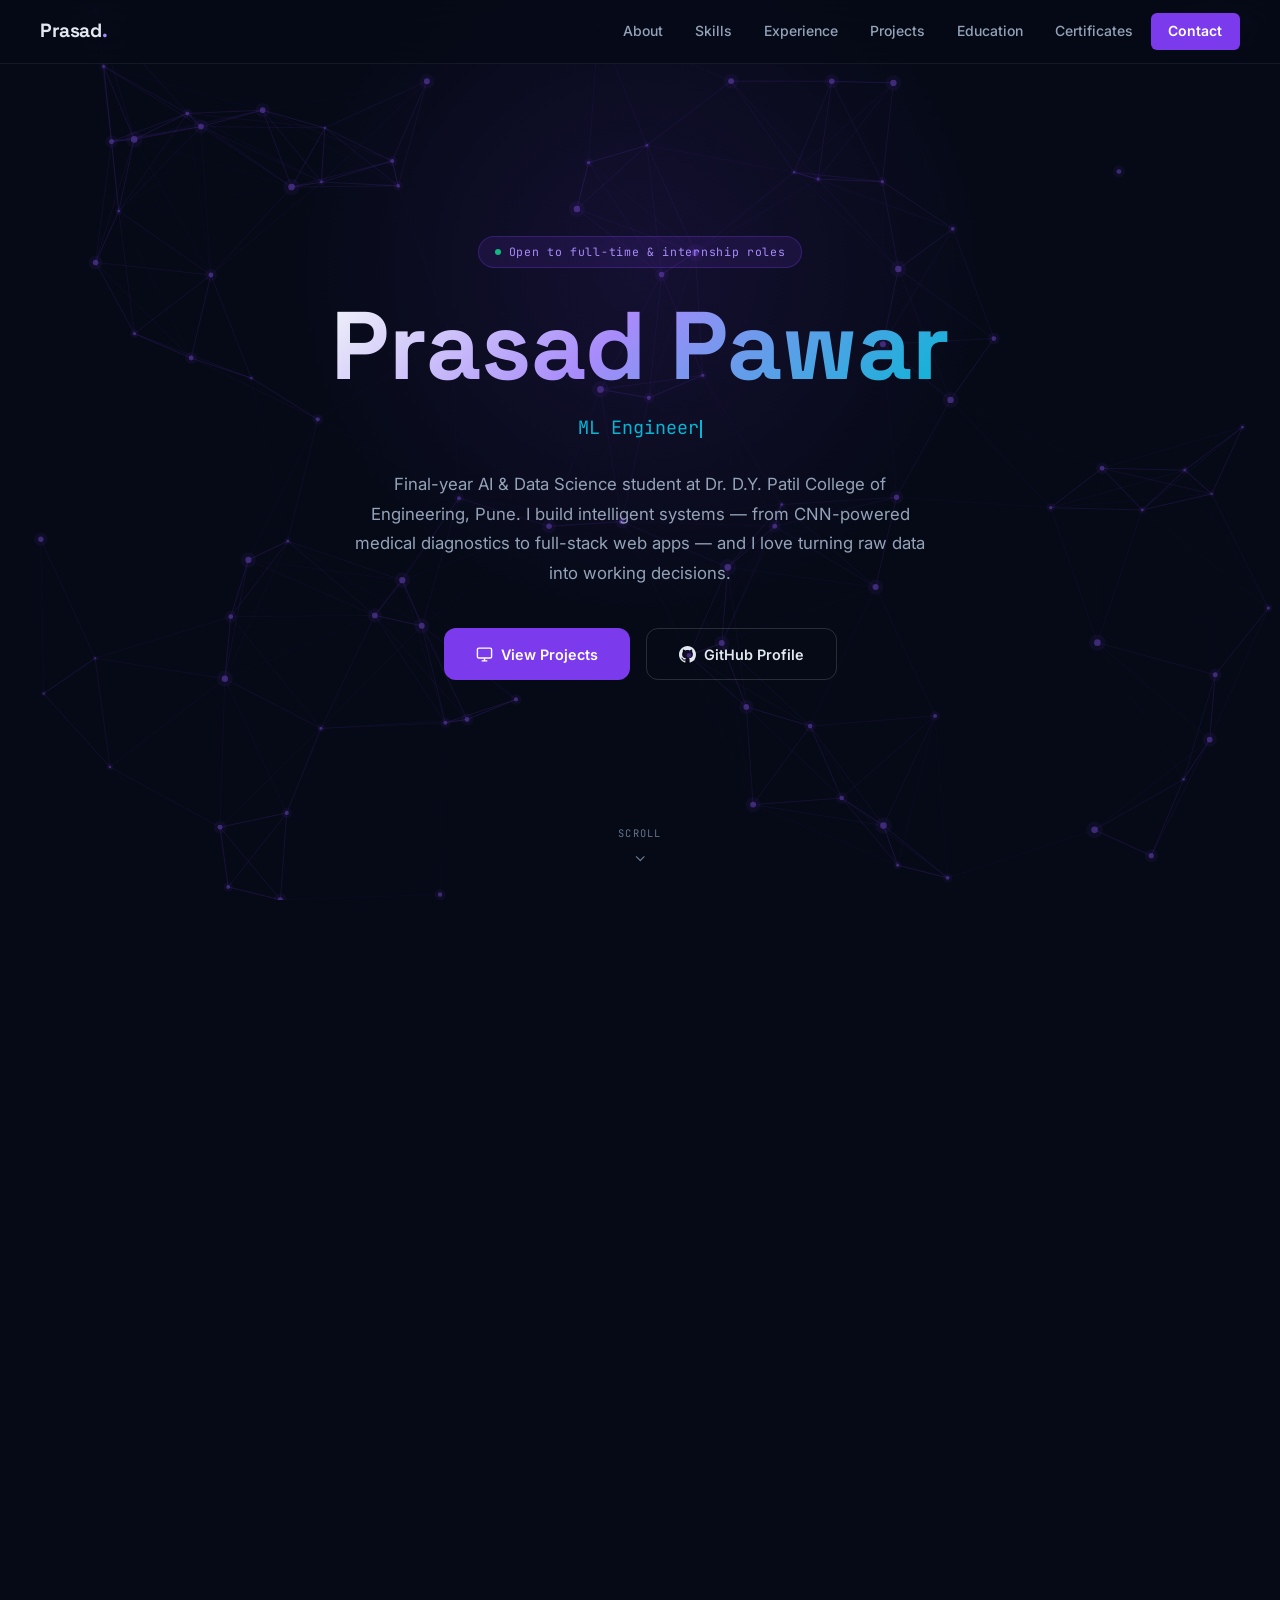
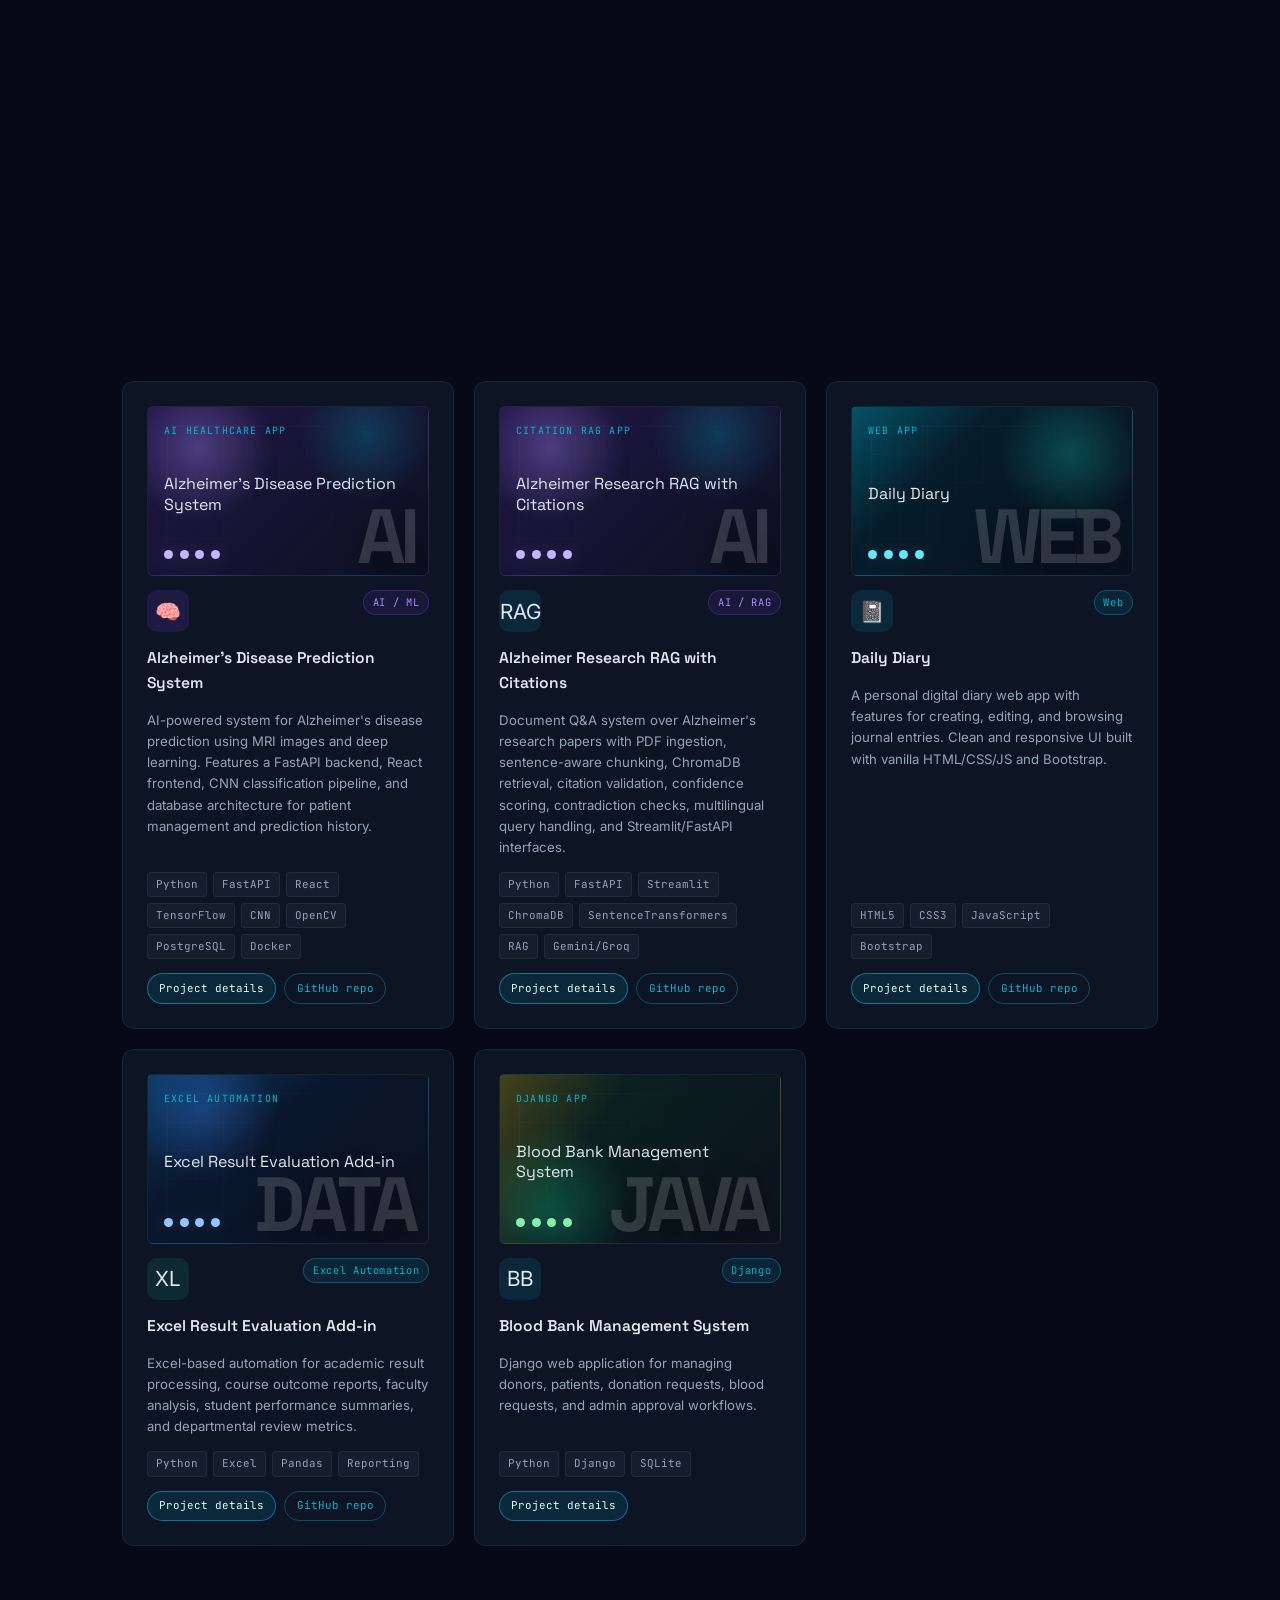
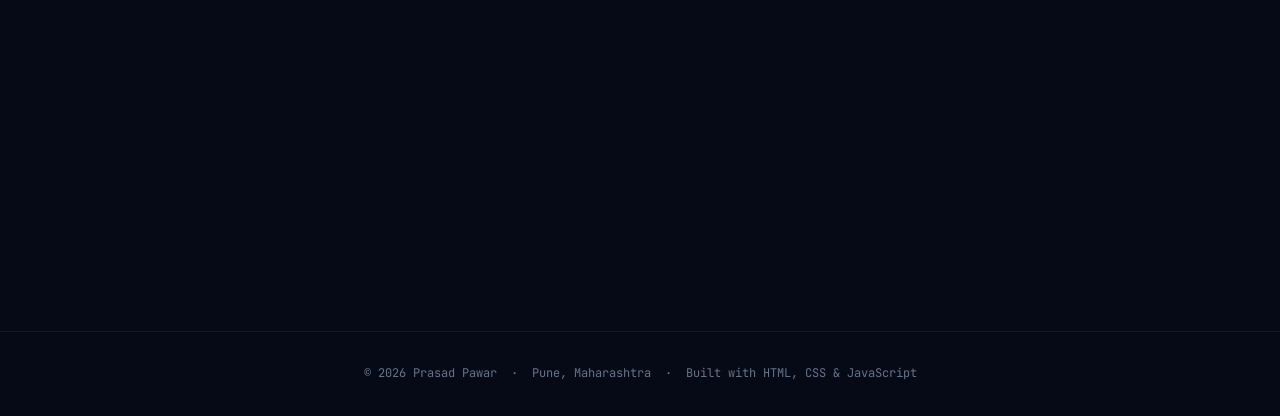
<file: index.html>
<!DOCTYPE html>
<html lang="en">
<head>
  <meta charset="UTF-8">
  <meta name="viewport" content="width=device-width, initial-scale=1.0">
  <title>Prasad Pawar | AI & Data Science Engineer</title>
  <link rel="preconnect" href="https://fonts.googleapis.com">
  <link rel="preconnect" href="https://fonts.gstatic.com" crossorigin>
  <link href="https://fonts.googleapis.com/css2?family=Space+Grotesk:wght@300;400;500;600;700&family=Inter:wght@300;400;500;600&family=JetBrains+Mono:wght@400;500&display=swap" rel="stylesheet">
  <style>
    *, *::before, *::after { box-sizing: border-box; margin: 0; padding: 0; }

    :root {
      --bg: #060A17;
      --bg-card: #0D1525;
      --bg-card-hover: #121e35;
      --border: rgba(124,58,237,0.25);
      --border-subtle: rgba(255,255,255,0.06);
      --primary: #7C3AED;
      --primary-light: #A78BFA;
      --primary-glow: rgba(124,58,237,0.35);
      --secondary: #06B6D4;
      --secondary-glow: rgba(6,182,212,0.3);
      --accent: #10B981;
      --accent-glow: rgba(16,185,129,0.3);
      --orange: #F59E0B;
      --text: #E2E8F0;
      --muted: #64748B;
      --muted-light: #94A3B8;
      --font-d: 'Space Grotesk', system-ui, sans-serif;
      --font-b: 'Inter', system-ui, sans-serif;
      --font-m: 'JetBrains Mono', monospace;
      --r: 12px;
      --r-sm: 6px;
      --tr: 0.3s cubic-bezier(0.4,0,0.2,1);
    }

    html { scroll-behavior: smooth; }

    .section-wrap,
    #certifications {
      scroll-margin-top: 88px;
    }

    body {
      font-family: var(--font-b);
      background: var(--bg);
      color: var(--text);
      line-height: 1.6;
      overflow-x: hidden;
    }

    ::-webkit-scrollbar { width: 4px; }
    ::-webkit-scrollbar-track { background: var(--bg); }
    ::-webkit-scrollbar-thumb { background: var(--primary); border-radius: 2px; }

    /* ─── NAV ─── */
    nav {
      position: fixed; top: 0; left: 0; right: 0; z-index: 100;
      padding: 0 2.5rem;
      height: 64px;
      display: flex; align-items: center; justify-content: space-between;
      background: rgba(6,10,23,0.85);
      backdrop-filter: blur(20px);
      border-bottom: 1px solid var(--border-subtle);
    }

    .nav-logo {
      font-family: var(--font-d); font-weight: 700; font-size: 1.2rem;
      color: var(--text); text-decoration: none;
    }
    .nav-logo span { color: var(--primary-light); }

    .nav-links { display: flex; gap: 0.25rem; list-style: none; }

    .nav-links a {
      font-size: 0.875rem; font-weight: 500;
      color: var(--muted-light); text-decoration: none;
      padding: 0.4rem 0.875rem; border-radius: var(--r-sm);
      transition: color var(--tr), background var(--tr);
    }
    .nav-links a:hover { color: var(--text); background: rgba(255,255,255,0.05); }

    .nav-cta {
      background: var(--primary) !important;
      color: #fff !important;
      padding: 0.45rem 1.1rem !important;
      border-radius: var(--r-sm) !important;
      font-weight: 600 !important;
    }
    .nav-cta:hover { background: var(--primary-light) !important; }

    .hamburger {
      display: none; flex-direction: column; gap: 5px;
      background: none; border: none; cursor: pointer; padding: 4px;
    }
    .hamburger span { display: block; width: 24px; height: 2px; background: var(--text); border-radius: 2px; transition: var(--tr); }

    /* ─── HERO ─── */
    #hero {
      position: relative; min-height: 100vh;
      display: flex; align-items: center; justify-content: center;
      overflow: hidden; padding: 6rem 2rem 5rem;
      isolation: isolate;
    }

    #neural-canvas {
      position: absolute;
      inset: 0;
      z-index: 0;
      display: block;
      width: 100%;
      height: 100%;
      opacity: 0.55;
      pointer-events: none;
    }

    /* Radial glow behind text */
    #hero::before {
      content: '';
      position: absolute; top: 30%; left: 50%; transform: translate(-50%, -50%);
      width: 700px; height: 700px;
      background: radial-gradient(circle, rgba(124,58,237,0.12) 0%, transparent 70%);
      pointer-events: none;
      z-index: 1;
    }

    .hero-content { position: relative; z-index: 2; text-align: center; max-width: 820px; }

    .hero-badge {
      display: inline-flex; align-items: center; gap: 0.5rem;
      padding: 0.375rem 1rem;
      background: rgba(124,58,237,0.12); border: 1px solid rgba(124,58,237,0.3);
      border-radius: 100px;
      font-family: var(--font-m); font-size: 0.72rem; color: var(--primary-light);
      letter-spacing: 0.06em; margin-bottom: 1.75rem;
    }
    .hero-badge .dot {
      width: 6px; height: 6px; background: var(--accent); border-radius: 50%;
      animation: pulse 2s infinite;
    }
    @keyframes pulse { 0%,100%{opacity:1;transform:scale(1)} 50%{opacity:.5;transform:scale(.8)} }

    .hero-name {
      font-family: var(--font-d);
      font-size: clamp(3rem, 9vw, 6rem);
      font-weight: 700; line-height: 1.05; margin-bottom: 1rem;
      background: linear-gradient(135deg, #F1F5F9 0%, var(--primary-light) 45%, var(--secondary) 100%);
      -webkit-background-clip: text; -webkit-text-fill-color: transparent; background-clip: text;
    }

    .hero-role {
      font-family: var(--font-m); font-size: clamp(0.9rem, 2.5vw, 1.15rem);
      color: var(--secondary); margin-bottom: 1.75rem; min-height: 1.8rem;
    }
    .cursor {
      display: inline-block; width: 2px; height: 1em;
      background: var(--secondary); margin-left: 1px; vertical-align: middle;
      animation: blink 1s infinite;
    }
    @keyframes blink { 0%,100%{opacity:1} 50%{opacity:0} }

    .hero-desc {
      font-size: 1.05rem; color: var(--muted-light); line-height: 1.75;
      max-width: 580px; margin: 0 auto 2.5rem;
    }

    .hero-actions { display: flex; gap: 1rem; justify-content: center; flex-wrap: wrap; }

    .btn-p {
      display: inline-flex; align-items: center; gap: 0.5rem;
      padding: 0.85rem 2rem;
      background: var(--primary); color: #fff;
      border: none; border-radius: var(--r);
      font-family: var(--font-b); font-size: 0.9rem; font-weight: 600;
      text-decoration: none; cursor: pointer;
      transition: background var(--tr), transform var(--tr), box-shadow var(--tr);
    }
    .btn-p:hover { background: var(--primary-light); transform: translateY(-2px); box-shadow: 0 8px 28px var(--primary-glow); }

    .btn-s {
      display: inline-flex; align-items: center; gap: 0.5rem;
      padding: 0.85rem 2rem;
      background: transparent; color: var(--text);
      border: 1px solid rgba(255,255,255,0.14); border-radius: var(--r);
      font-family: var(--font-b); font-size: 0.9rem; font-weight: 600;
      text-decoration: none; cursor: pointer;
      transition: border-color var(--tr), background var(--tr), transform var(--tr);
    }
    .btn-s:hover { border-color: var(--primary); background: rgba(124,58,237,0.1); transform: translateY(-2px); }

    .scroll-hint {
      position: absolute; z-index: 2; bottom: 2rem; left: 50%; transform: translateX(-50%);
      display: flex; flex-direction: column; align-items: center; gap: 0.375rem;
      color: var(--muted); font-family: var(--font-m); font-size: 0.65rem; letter-spacing: 0.12em;
      animation: bob 2.5s ease-in-out infinite;
    }
    @keyframes bob { 0%,100%{transform:translateX(-50%) translateY(0)} 50%{transform:translateX(-50%) translateY(-6px)} }

    /* ─── SECTION BASE ─── */
    .section-wrap { padding: 6rem 2rem; max-width: 1100px; margin: 0 auto; }

    .section-eyebrow {
      font-family: var(--font-m); font-size: 0.72rem;
      color: var(--primary-light); letter-spacing: 0.15em; text-transform: uppercase;
      margin-bottom: 0.625rem;
    }

    .section-title {
      font-family: var(--font-d);
      font-size: clamp(1.75rem, 4vw, 2.5rem);
      font-weight: 700; color: var(--text); margin-bottom: 0.875rem; line-height: 1.1;
    }

    .section-bar {
      width: 56px; height: 3px;
      background: linear-gradient(to right, var(--primary), var(--secondary));
      border-radius: 2px; margin-bottom: 3rem;
    }

    /* ─── ABOUT ─── */
    .about-grid {
      display: grid; grid-template-columns: 1fr 1fr; gap: 3rem; align-items: start;
    }

    .about-text {
      font-size: 1rem; color: var(--muted-light); line-height: 1.8;
    }

    .about-text p + p { margin-top: 1rem; }

    .about-highlight {
      color: var(--primary-light); font-weight: 500;
    }

    .about-stats {
      display: grid; grid-template-columns: 1fr 1fr; gap: 1rem;
    }

    .stat-card {
      background: var(--bg-card); border: 1px solid var(--border-subtle);
      border-radius: var(--r); padding: 1.5rem; text-align: center;
      transition: border-color var(--tr), transform var(--tr);
    }
    .stat-card:hover { border-color: var(--border); transform: translateY(-2px); }

    .stat-number {
      font-family: var(--font-d); font-size: 2.25rem; font-weight: 700;
      background: linear-gradient(135deg, var(--primary-light), var(--secondary));
      -webkit-background-clip: text; -webkit-text-fill-color: transparent; background-clip: text;
    }

    .stat-label {
      font-size: 0.78rem; color: var(--muted); margin-top: 0.25rem; letter-spacing: 0.03em;
    }

    /* ─── SKILLS ─── */
    .skills-grid {
      display: grid; grid-template-columns: repeat(auto-fit, minmax(310px, 1fr)); gap: 1.25rem;
    }

    .skill-card {
      background: var(--bg-card); border: 1px solid var(--border-subtle);
      border-radius: var(--r); padding: 1.5rem;
      transition: border-color var(--tr);
    }
    .skill-card:hover { border-color: var(--border); }

    .skill-cat {
      display: flex; align-items: center; gap: 0.625rem;
      font-family: var(--font-d); font-size: 0.8rem; font-weight: 600;
      color: var(--muted-light); margin-bottom: 1rem;
    }

    .skill-cat .cat-dot {
      width: 8px; height: 8px; border-radius: 50%;
    }

    .skill-tags { display: flex; flex-wrap: wrap; gap: 0.5rem; }

    .stag {
      font-family: var(--font-m); font-size: 0.72rem;
      padding: 0.25rem 0.625rem; border-radius: 100px; border: 1px solid;
    }

    .tp { background: rgba(124,58,237,.1); border-color: rgba(124,58,237,.3); color: #A78BFA; }
    .tc { background: rgba(6,182,212,.1); border-color: rgba(6,182,212,.3); color: #67E8F9; }
    .tg { background: rgba(16,185,129,.1); border-color: rgba(16,185,129,.3); color: #6EE7B7; }
    .to { background: rgba(245,158,11,.1); border-color: rgba(245,158,11,.3); color: #FCD34D; }
    .tb { background: rgba(59,130,246,.1); border-color: rgba(59,130,246,.3); color: #93C5FD; }
    .tpi { background: rgba(236,72,153,.1); border-color: rgba(236,72,153,.3); color: #F9A8D4; }

    /* ─── EXPERIENCE ─── */
    .exp-list { display: grid; gap: 1.5rem; }

    .exp-card {
      background: var(--bg-card); border: 1px solid var(--border-subtle);
      border-radius: var(--r); padding: 2rem; position: relative; overflow: hidden;
      transition: border-color var(--tr), transform var(--tr);
    }
    .exp-card:hover { border-color: var(--border); transform: translateX(5px); }

    .exp-card::before {
      content: ''; position: absolute; top: 0; left: 0; bottom: 0;
      width: 3px; background: linear-gradient(to bottom, var(--primary), var(--secondary));
    }

    .exp-header {
      display: flex; justify-content: space-between; align-items: flex-start;
      flex-wrap: wrap; gap: 0.5rem; margin-bottom: 0.25rem;
    }

    .exp-role { font-family: var(--font-d); font-size: 1.1rem; font-weight: 600; }

    .exp-company { font-size: 0.875rem; color: var(--primary-light); margin-bottom: 1rem; }

    .exp-date {
      font-family: var(--font-m); font-size: 0.72rem; color: var(--muted);
      padding: 0.25rem 0.75rem; background: rgba(255,255,255,.05); border-radius: 100px;
      white-space: nowrap;
    }

    .exp-bullets { list-style: none; display: grid; gap: 0.5rem; }

    .exp-bullets li {
      font-size: 0.875rem; color: var(--muted-light); padding-left: 1.25rem; position: relative;
    }
    .exp-bullets li::before {
      content: '▸'; position: absolute; left: 0; color: var(--primary-light); font-size: 0.7rem; top: 3px;
    }

    /* ─── PROJECTS ─── */
    .filter-bar {
      display: flex; gap: 0.5rem; flex-wrap: wrap; margin-bottom: 2.5rem;
    }

    .fbtn {
      padding: 0.45rem 1.125rem; border-radius: 100px;
      border: 1px solid var(--border-subtle);
      background: transparent; color: var(--muted-light);
      font-family: var(--font-b); font-size: 0.82rem; font-weight: 500;
      cursor: pointer; transition: all var(--tr);
    }
    .fbtn:hover, .fbtn.active {
      background: var(--primary); border-color: var(--primary); color: #fff;
    }

    .projects-grid {
      display: grid; grid-template-columns: repeat(auto-fill, minmax(310px, 1fr)); gap: 1.25rem;
    }

    .proj-card {
      background: var(--bg-card); border: 1px solid var(--border-subtle);
      border-radius: var(--r); padding: 1.5rem;
      display: flex; flex-direction: column; gap: 0.875rem;
      transition: border-color var(--tr), transform var(--tr), box-shadow var(--tr);
    }
    .proj-card:hover {
      border-color: var(--border); transform: translateY(-4px);
      box-shadow: 0 16px 40px rgba(0,0,0,.35);
    }
    .proj-card.hidden { display: none; }
    #projects .proj-card:not(.featured-project) { display: none; }

    .projects-lead {
      max-width: 680px;
      color: var(--muted-light);
      font-size: 0.95rem;
      line-height: 1.75;
      margin: -1.25rem 0 1.5rem;
    }

    .project-actions {
      display: flex;
      flex-wrap: wrap;
      gap: 0.875rem;
      margin-bottom: 2.5rem;
    }

    .proj-shot {
      width: 100%;
      aspect-ratio: 16 / 9;
      object-fit: cover;
      border-radius: var(--r-sm);
      border: 1px solid var(--border-subtle);
      background: rgba(255,255,255,.04);
    }

    .proj-gallery {
      display: block;
    }

    .proj-gallery .proj-shot:not(:first-child) {
      display: none;
    }

    .proj-visual {
      min-height: 170px;
      aspect-ratio: 16 / 9;
      border-radius: var(--r-sm);
      border: 1px solid var(--border-subtle);
      background:
        radial-gradient(circle at 15% 20%, rgba(6,182,212,.28), transparent 28%),
        radial-gradient(circle at 85% 15%, rgba(124,58,237,.24), transparent 30%),
        linear-gradient(135deg, rgba(15,23,42,.95), rgba(17,24,39,.78));
      padding: 1rem;
      display: flex;
      flex-direction: column;
      justify-content: space-between;
      overflow: hidden;
      position: relative;
    }

    .proj-visual.theme-ai {
      background:
        radial-gradient(circle at 18% 24%, rgba(167,139,250,.34), transparent 28%),
        radial-gradient(circle at 78% 16%, rgba(6,182,212,.24), transparent 26%),
        linear-gradient(135deg, rgba(34,22,71,.96), rgba(11,17,32,.88));
    }

    .proj-visual.theme-web {
      background:
        linear-gradient(135deg, rgba(6,182,212,.32), transparent 32%),
        radial-gradient(circle at 78% 28%, rgba(20,184,166,.3), transparent 28%),
        linear-gradient(140deg, rgba(4,35,50,.96), rgba(10,17,31,.9));
    }

    .proj-visual.theme-java {
      background:
        radial-gradient(circle at 18% 78%, rgba(16,185,129,.3), transparent 30%),
        linear-gradient(120deg, rgba(245,158,11,.24), transparent 34%),
        linear-gradient(135deg, rgba(11,38,32,.96), rgba(12,18,30,.9));
    }

    .proj-visual.theme-data {
      background:
        radial-gradient(circle at 20% 20%, rgba(59,130,246,.32), transparent 28%),
        linear-gradient(145deg, rgba(14,165,233,.24), transparent 36%),
        linear-gradient(135deg, rgba(9,25,54,.96), rgba(12,18,30,.9));
    }

    .proj-visual.theme-systems {
      background:
        radial-gradient(circle at 82% 20%, rgba(245,158,11,.3), transparent 26%),
        linear-gradient(135deg, rgba(148,65,12,.18), transparent 34%),
        linear-gradient(135deg, rgba(38,28,17,.96), rgba(12,18,30,.9));
    }

    .proj-visual::after {
      content: '';
      position: absolute;
      inset: 18px;
      border-radius: 18px;
      border: 1px solid rgba(255,255,255,.08);
      background-image:
        linear-gradient(rgba(255,255,255,.07) 1px, transparent 1px),
        linear-gradient(90deg, rgba(255,255,255,.07) 1px, transparent 1px);
      background-size: 28px 28px;
      opacity: .32;
      mask-image: linear-gradient(135deg, #000, transparent 72%);
    }

    .proj-visual-kicker {
      font-family: var(--font-m);
      font-size: 0.62rem;
      letter-spacing: 0.12em;
      text-transform: uppercase;
      color: var(--secondary);
      position: relative;
      z-index: 1;
    }

    .proj-visual-mark {
      position: absolute;
      right: 0.9rem;
      bottom: 0.35rem;
      z-index: 1;
      font-family: var(--font-d);
      font-size: clamp(2.4rem, 7vw, 4.8rem);
      font-weight: 700;
      line-height: 0.85;
      letter-spacing: -0.08em;
      color: rgba(255,255,255,.16);
      text-shadow: 0 10px 35px rgba(0,0,0,.35);
    }

    .proj-visual-title {
      font-family: var(--font-d);
      font-size: 1rem;
      line-height: 1.3;
      max-width: 15rem;
      position: relative;
      z-index: 1;
    }

    .proj-visual-dots {
      display: flex;
      gap: 0.42rem;
      position: relative;
      z-index: 1;
    }

    .proj-visual-dots span {
      display: block;
      width: 9px;
      height: 9px;
      border-radius: 999px;
      background: rgba(255,255,255,.42);
      box-shadow: 0 0 18px rgba(255,255,255,.18);
    }

    .proj-visual.theme-ai .proj-visual-dots span { background: #c4b5fd; }
    .proj-visual.theme-web .proj-visual-dots span { background: #67e8f9; }
    .proj-visual.theme-java .proj-visual-dots span { background: #86efac; }
    .proj-visual.theme-data .proj-visual-dots span { background: #93c5fd; }
    .proj-visual.theme-systems .proj-visual-dots span { background: #fcd34d; }

    .proj-links { display: flex; flex-wrap: wrap; gap: 0.5rem; }

    .plink {
      display: inline-flex; align-items: center; gap: 0.35rem;
      width: fit-content;
      padding: 0.35rem 0.7rem;
      border-radius: 100px;
      border: 1px solid rgba(6,182,212,.35);
      color: var(--secondary);
      text-decoration: none;
      font-family: var(--font-m);
      font-size: 0.68rem;
      transition: background var(--tr), border-color var(--tr);
    }
    .plink:hover { background: rgba(6,182,212,.1); border-color: var(--secondary); }

    .plink.primary {
      background: rgba(6,182,212,.12);
      border-color: rgba(6,182,212,.55);
      color: #e0fbff;
    }

    .proj-top { display: flex; justify-content: space-between; align-items: flex-start; }

    .proj-icon {
      width: 42px; height: 42px; border-radius: 10px;
      display: flex; align-items: center; justify-content: center; font-size: 1.3rem; flex-shrink: 0;
    }

    .proj-cat {
      font-family: var(--font-m); font-size: 0.65rem; letter-spacing: 0.06em;
      padding: 0.2rem 0.55rem; border-radius: 100px; border: 1px solid;
    }
    .cat-ai { background: rgba(124,58,237,.1); border-color: rgba(124,58,237,.35); color: var(--primary-light); }
    .cat-web { background: rgba(6,182,212,.1); border-color: rgba(6,182,212,.35); color: var(--secondary); }
    .cat-java { background: rgba(16,185,129,.1); border-color: rgba(16,185,129,.35); color: var(--accent); }
    .cat-sys { background: rgba(245,158,11,.1); border-color: rgba(245,158,11,.35); color: var(--orange); }

    .proj-title { font-family: var(--font-d); font-size: 0.975rem; font-weight: 600; }

    .proj-desc { font-size: 0.825rem; color: var(--muted-light); line-height: 1.6; flex: 1; }

    .proj-tech { display: flex; flex-wrap: wrap; gap: 0.375rem; }

    .tech-pill {
      font-family: var(--font-m); font-size: 0.68rem;
      padding: 0.18rem 0.5rem;
      background: rgba(255,255,255,.04); border-radius: 4px;
      color: var(--muted-light); border: 1px solid var(--border-subtle);
    }

    /* ─── EDUCATION ─── */
    .edu-grid { display: grid; gap: 1.25rem; grid-template-columns: repeat(auto-fit, minmax(300px, 1fr)); }

    .edu-card {
      background: var(--bg-card); border: 1px solid var(--border-subtle);
      border-radius: var(--r); padding: 2rem; position: relative; overflow: hidden;
      transition: border-color var(--tr);
    }
    .edu-card:hover { border-color: var(--border); }

    .edu-card::after {
      content: ''; position: absolute; bottom: 0; left: 0; right: 0; height: 3px;
      background: linear-gradient(to right, var(--primary), var(--secondary));
      transform: scaleX(0); transform-origin: left; transition: transform var(--tr);
    }
    .edu-card:hover::after { transform: scaleX(1); }

    .edu-year { font-family: var(--font-m); font-size: 0.72rem; color: var(--muted); margin-bottom: 0.75rem; }

    .edu-school { font-family: var(--font-d); font-size: 1.05rem; font-weight: 700; margin-bottom: 0.3rem; }

    .edu-field { font-size: 0.875rem; color: var(--muted-light); margin-bottom: 1rem; }

    .edu-gpa {
      display: inline-flex; align-items: center; gap: 0.375rem;
      font-family: var(--font-m); font-size: 0.78rem; color: var(--accent);
      background: rgba(16,185,129,.1); padding: 0.3rem 0.875rem;
      border-radius: 100px; border: 1px solid rgba(16,185,129,.25);
    }

    /* ─── CERTS ─── */
    .certs-grid { display: grid; gap: 1rem; grid-template-columns: repeat(auto-fit, minmax(260px, 1fr)); }

    #education .cert-card:not(.featured-cert) { display: none; }

    .certs-lead {
      max-width: 680px;
      color: var(--muted-light);
      font-size: 0.95rem;
      line-height: 1.75;
      margin: -1.25rem 0 1.5rem;
    }

    .cert-actions {
      display: flex;
      flex-wrap: wrap;
      gap: 0.875rem;
      margin-bottom: 2.5rem;
    }

    .cert-card {
      background: var(--bg-card); border: 1px solid var(--border-subtle);
      border-radius: var(--r); padding: 1.5rem;
      display: flex; align-items: center; gap: 1rem;
      transition: border-color var(--tr), transform var(--tr);
    }
    .cert-card:hover { border-color: var(--border); transform: translateY(-3px); }

    .cert-card.featured {
      align-items: stretch;
      flex-direction: column;
      padding: 0;
      overflow: hidden;
    }

    .cert-thumb {
      width: 100%;
      aspect-ratio: 16 / 10;
      object-fit: cover;
      background: rgba(255,255,255,.04);
      border-bottom: 1px solid var(--border-subtle);
    }

    .cert-icon {
      width: 50px; height: 50px; border-radius: 12px;
      display: flex; align-items: center; justify-content: center;
      font-size: 1.5rem; flex-shrink: 0;
      background: rgba(124,58,237,.12);
    }

    .cert-body { padding: 1.25rem; }
    .cert-name { font-family: var(--font-d); font-size: 0.95rem; font-weight: 600; margin-bottom: 0.25rem; }
    .cert-issuer { font-size: 0.8rem; color: var(--primary-light); }

    .cert-link {
      display: inline-flex;
      margin-top: 0.875rem;
      color: var(--secondary);
      font-family: var(--font-m);
      font-size: 0.72rem;
      text-decoration: none;
    }
    .cert-link:hover { color: var(--primary-light); }

    /* ─── CONTACT ─── */
    #contact { text-align: center; }

    .contact-desc {
      font-size: 1.05rem; color: var(--muted-light); line-height: 1.75;
      max-width: 500px; margin: 0 auto 2.5rem;
    }

    .contact-links { display: flex; gap: 1rem; justify-content: center; flex-wrap: wrap; }

    .clink {
      display: inline-flex; align-items: center; gap: 0.625rem;
      padding: 0.875rem 1.75rem;
      background: var(--bg-card); border: 1px solid var(--border-subtle);
      border-radius: var(--r);
      color: var(--text); text-decoration: none;
      font-size: 0.875rem; font-weight: 500;
      transition: all var(--tr);
    }
    .clink:hover { border-color: var(--primary); background: rgba(124,58,237,.1); transform: translateY(-2px); }
    .clink svg { width: 18px; height: 18px; flex-shrink: 0; }

    /* ─── FOOTER ─── */
    footer {
      border-top: 1px solid var(--border-subtle); padding: 2rem;
      text-align: center;
      font-family: var(--font-m); font-size: 0.75rem; color: var(--muted);
    }

    /* ─── FADE IN ─── */
    .fi { opacity: 0; transform: translateY(24px); transition: opacity .6s ease, transform .6s ease; }
    .fi.vis { opacity: 1; transform: translateY(0); }

    /* ─── MOBILE ─── */
    @media (max-width: 768px) {
      nav { padding: 0 1.25rem; }
      .nav-links { display: none; }
      .hamburger { display: flex; }
      nav.open .nav-links {
        display: flex; flex-direction: column;
        position: fixed; top: 64px; left: 0; right: 0;
        background: rgba(6,10,23,.97); backdrop-filter: blur(20px);
        padding: 1.5rem; gap: 0.25rem;
        border-bottom: 1px solid var(--border-subtle);
      }
      .about-grid { grid-template-columns: 1fr; gap: 2rem; }
      .projects-grid { grid-template-columns: 1fr; }
      .section-wrap { padding: 4rem 1.25rem; }
    }
  </style>
  <link rel="stylesheet" href="portfolio-assets/site.css">
</head>
<body>

<!-- ═══════════════ NAV ═══════════════ -->
<nav id="navbar">
  <a href="#hero" class="nav-logo">Prasad<span>.</span></a>
  <ul class="nav-links">
    <li><a href="#about">About</a></li>
    <li><a href="#skills">Skills</a></li>
    <li><a href="#experience">Experience</a></li>
    <li><a href="#projects">Projects</a></li>
    <li><a href="#education">Education</a></li>
    <li><a href="#certifications">Certificates</a></li>
    <li><a href="#contact" class="nav-cta">Contact</a></li>
  </ul>
  <button class="hamburger" id="hamburger" aria-label="Toggle menu">
    <span></span><span></span><span></span>
  </button>
</nav>

<!-- ═══════════════ HERO ═══════════════ -->
<section id="hero">
  <canvas id="neural-canvas"></canvas>
  <div class="hero-content">
    <div class="hero-badge"><span class="dot"></span>Open to full-time & internship roles</div>
    <h1 class="hero-name">Prasad Pawar</h1>
    <p class="hero-role">
      <span id="typewriter"></span><span class="cursor"></span>
    </p>
    <p class="hero-desc">
      Final-year AI & Data Science student at Dr. D.Y. Patil College of Engineering, Pune.
      I build intelligent systems — from CNN-powered medical diagnostics to full-stack web apps —
      and I love turning raw data into working decisions.
    </p>
    <div class="hero-actions">
      <a href="#projects" class="btn-p">
        <svg viewBox="0 0 24 24" fill="none" stroke="currentColor" stroke-width="2" width="17" height="17"><rect x="2" y="3" width="20" height="14" rx="2"/><path d="M8 21h8M12 17v4"/></svg>
        View Projects
      </a>
      <a href="https://github.com/PrasadPawarZ" target="_blank" class="btn-s">
        <svg viewBox="0 0 24 24" fill="currentColor" width="17" height="17"><path d="M12 0C5.37 0 0 5.37 0 12c0 5.31 3.435 9.795 8.205 11.385.6.105.825-.255.825-.57 0-.285-.015-1.23-.015-2.235-3.015.555-3.795-.735-4.035-1.41-.135-.345-.72-1.41-1.23-1.695-.42-.225-1.02-.78-.015-.795.945-.015 1.62.87 1.845 1.23 1.08 1.815 2.805 1.305 3.495.99.105-.78.42-1.305.765-1.605-2.67-.3-5.46-1.335-5.46-5.925 0-1.305.465-2.385 1.23-3.225-.12-.3-.54-1.53.12-3.18 0 0 1.005-.315 3.3 1.23.96-.27 1.98-.405 3-.405s2.04.135 3 .405c2.295-1.56 3.3-1.23 3.3-1.23.66 1.65.24 2.88.12 3.18.765.84 1.23 1.905 1.23 3.225 0 4.605-2.805 5.625-5.475 5.925.435.375.81 1.095.81 2.22 0 1.605-.015 2.895-.015 3.3 0 .315.225.69.825.57A12.02 12.02 0 0 0 24 12c0-6.63-5.37-12-12-12Z"/></svg>
        GitHub Profile
      </a>
    </div>
  </div>
  <div class="scroll-hint">
    <span>SCROLL</span>
    <svg viewBox="0 0 24 24" fill="none" stroke="currentColor" stroke-width="1.5" width="20" height="20">
      <polyline points="7 10 12 15 17 10"/>
    </svg>
  </div>
</section>

<!-- ═══════════════ ABOUT ═══════════════ -->
<div class="section-wrap" id="about">
  <p class="section-eyebrow fi">01 — About Me</p>
  <h2 class="section-title fi">Who I Am</h2>
  <div class="section-bar fi"></div>

  <div class="about-grid">
    <div class="about-text fi">
      <p>
        I'm a final-year B.E. student in <span class="about-highlight">Artificial Intelligence & Data Science</span>
        with a strong foundation in backend engineering, machine learning, and full-stack development.
        My work spans deep learning for medical imaging to RESTful APIs and cloud deployment.
      </p>
      <p>
        I've built 15+ projects across machine learning, Java desktop apps, web development, and systems programming.
        Through internships at <span class="about-highlight">Edu-Versity</span>, <span class="about-highlight">Regex Technologies</span>,
        and <span class="about-highlight">NPIT Solutions</span>, I've worked across AI/ML, LLM concepts, optimization workflows, and practical web development.
      </p>
      <p>
        I care deeply about clean code, scalable architecture, and systems that actually help people —
        like the <span class="about-highlight">Alzheimer's disease prediction tool</span> I built using CNNs and MRI data.
      </p>
    </div>
    <div class="about-stats fi">
      <div class="stat-card">
        <div class="stat-number">15+</div>
        <div class="stat-label">Projects Built</div>
      </div>
      <div class="stat-card">
        <div class="stat-number">3</div>
        <div class="stat-label">Internships</div>
      </div>
      <div class="stat-card">
        <div class="stat-number">7.8</div>
        <div class="stat-label">B.E. GPA</div>
      </div>
      <div class="stat-card">
        <div class="stat-number">84.8%</div>
        <div class="stat-label">Diploma GPA</div>
      </div>
    </div>
  </div>
</div>

<!-- ═══════════════ SKILLS ═══════════════ -->
<div class="section-wrap" id="skills" style="padding-top: 0;">
  <p class="section-eyebrow fi">02 — Core Skills</p>
  <h2 class="section-title fi">Technical Toolkit</h2>
  <div class="section-bar fi"></div>

  <div class="skills-grid">
    <div class="skill-card fi">
      <div class="skill-cat"><span class="cat-dot" style="background:#A78BFA"></span>Programming Languages</div>
      <div class="skill-tags">
        <span class="stag tp">Java</span><span class="stag tp">Python</span><span class="stag tp">JavaScript</span>
        <span class="stag tp">C++</span><span class="stag tp">C</span><span class="stag tp">SQL</span>
      </div>
    </div>
    <div class="skill-card fi">
      <div class="skill-cat"><span class="cat-dot" style="background:#67E8F9"></span>Web Technologies</div>
      <div class="skill-tags">
        <span class="stag tc">React</span><span class="stag tc">FastAPI</span><span class="stag tc">HTML5</span>
        <span class="stag tc">CSS3</span><span class="stag tc">Bootstrap</span>
      </div>
    </div>
    <div class="skill-card fi">
      <div class="skill-cat"><span class="cat-dot" style="background:#6EE7B7"></span>Machine Learning & AI</div>
      <div class="skill-tags">
        <span class="stag tg">TensorFlow</span><span class="stag tg">Scikit-learn</span>
        <span class="stag tg">CNN</span><span class="stag tg">OpenCV</span><span class="stag tg">LLMs</span>
        <span class="stag tg">Pandas</span><span class="stag tg">NumPy</span>
        <span class="stag tg">Matplotlib</span><span class="stag tg">MILP</span><span class="stag tg">PyPSA-style Modeling</span>
      </div>
    </div>
    <div class="skill-card fi">
      <div class="skill-cat"><span class="cat-dot" style="background:#FCD34D"></span>Databases</div>
      <div class="skill-tags">
        <span class="stag to">PostgreSQL</span><span class="stag to">MySQL</span>
      </div>
    </div>
    <div class="skill-card fi">
      <div class="skill-cat"><span class="cat-dot" style="background:#93C5FD"></span>Cloud & DevOps</div>
      <div class="skill-tags">
        <span class="stag tb">Docker</span><span class="stag tb">Git</span><span class="stag tb">GitHub</span>
        <span class="stag tb">AWS S3</span><span class="stag tb">EC2</span><span class="stag tb">IAM</span>
        <span class="stag tb">Linux</span>
      </div>
    </div>
    <div class="skill-card fi">
      <div class="skill-cat"><span class="cat-dot" style="background:#F9A8D4"></span>CS Fundamentals</div>
      <div class="skill-tags">
        <span class="stag tpi">DSA</span><span class="stag tpi">OOP</span><span class="stag tpi">DBMS</span>
        <span class="stag tpi">OS</span><span class="stag tpi">Computer Networks</span>
        <span class="stag tpi">REST APIs</span>
      </div>
    </div>
  </div>
</div>

<!-- ═══════════════ EXPERIENCE ═══════════════ -->
<div class="section-wrap" id="experience" style="padding-top: 0;">
  <p class="section-eyebrow fi">03 — Work Experience</p>
  <h2 class="section-title fi">Where I've Worked</h2>
  <div class="section-bar fi"></div>

  <div class="exp-list">
    <div class="exp-card fi">
      <div class="exp-header">
        <div>
          <div class="exp-role">Machine Learning Intern</div>
          <div class="exp-company">Edu-Versity</div>
        </div>
        <span class="exp-date">Jun 01, 2024 - Jul 30, 2024</span>
      </div>
      <ul class="exp-bullets">
        <li>Learned and practiced AI/ML workflows across data handling, preprocessing, feature engineering, and model evaluation.</li>
        <li>Explored LLM and GenAI concepts, prompt experimentation, and practical AI use cases.</li>
        <li>Worked with Python, Pandas, NumPy, and Scikit-learn to strengthen applied ML fundamentals.</li>
        <li>Documented model behavior and interpreted results for review-friendly learning outputs.</li>
      </ul>
    </div>
    <div class="exp-card fi">
      <div class="exp-header">
        <div>
          <div class="exp-role">AI/ML Intern</div>
          <div class="exp-company">Regex Technologies</div>
        </div>
        <span class="exp-date">Dec 20, 2024 - Jan 30, 2025</span>
      </div>
      <ul class="exp-bullets">
        <li>Worked on MILP-based optimization concepts for electric-network planning using Python and PyPSA-style modeling workflows.</li>
        <li>Studied network components such as generators, loads, storage devices, buses, links, and operating constraints.</li>
        <li>Practiced optimization objective setup, scenario thinking, result interpretation, and technical documentation.</li>
        <li>Maintained confidentiality and professional handling of company and customer information.</li>
      </ul>
    </div>
    <div class="exp-card fi">
      <div class="exp-header">
        <div>
          <div class="exp-role">Web Designing & Development Intern</div>
          <div class="exp-company">NPIT Solutions</div>
        </div>
        <span class="exp-date">Jul 04, 2022 - Aug 14, 2022</span>
      </div>
      <ul class="exp-bullets">
        <li>Completed internship training in web designing and development.</li>
        <li>Built foundational skills in HTML, CSS, JavaScript, Bootstrap, and responsive web page structure.</li>
        <li>Practiced creating front-end layouts, UI components, and browser-side interactions.</li>
        <li>Learned practical web technology workflows used in small business website development.</li>
      </ul>
    </div>
  </div>
</div>

<!-- ═══════════════ PROJECTS ═══════════════ -->
<div class="section-wrap" id="projects" style="padding-top: 0;">
  <p class="section-eyebrow fi">04 — Projects</p>
  <h2 class="section-title fi">Featured Projects</h2>
  <div class="section-bar fi"></div>

  <p class="projects-lead fi">
    A focused recruiter-ready set: Alzheimer detection, citation-backed RAG,
    Excel result automation, Daily Diary frontend, and Blood Bank management.
  </p>

  <div class="project-actions fi">
    <a href="projects.html" class="btn-p">View all projects</a>
  </div>

  <div class="projects-grid">

    <div class="proj-card" data-cat="web">
      <div class="proj-top">
        <div class="proj-icon" style="background:rgba(6,182,212,.12)">TV</div>
        <span class="proj-cat cat-web">Web Game</span>
      </div>
      <div class="proj-title">Trash View on Maps</div>
      <div class="proj-desc">A browser game that drops players into Indian city locations and asks them to identify visible trash. The detail page keeps the single available project screenshot.</div>
      <div class="proj-tech">
        <span class="tech-pill">Node.js</span><span class="tech-pill">Express</span>
        <span class="tech-pill">JavaScript</span><span class="tech-pill">Google Maps API</span>
      </div>
    </div>

    <!-- AI/ML -->
    <div class="proj-card featured-project" data-cat="ai">
      <div class="proj-top">
        <div class="proj-icon" style="background:rgba(124,58,237,.15)">🧠</div>
        <span class="proj-cat cat-ai">AI / ML</span>
      </div>
      <div class="proj-title">Alzheimer's Disease Prediction System</div>
      <div class="proj-desc">AI-powered system for Alzheimer's disease prediction using MRI images and deep learning. Features a FastAPI backend, React frontend, CNN classification pipeline, and database architecture for patient management and prediction history.</div>
      <div class="proj-tech">
        <span class="tech-pill">Python</span><span class="tech-pill">FastAPI</span><span class="tech-pill">React</span>
        <span class="tech-pill">TensorFlow</span><span class="tech-pill">CNN</span><span class="tech-pill">OpenCV</span>
        <span class="tech-pill">PostgreSQL</span><span class="tech-pill">Docker</span>
      </div>
    </div>

    <div class="proj-card featured-project" data-cat="ai">
      <div class="proj-top">
        <div class="proj-icon" style="background:rgba(6,182,212,.12)">RAG</div>
        <span class="proj-cat cat-ai">AI / RAG</span>
      </div>
      <div class="proj-title">Alzheimer Research RAG with Citations</div>
      <div class="proj-desc">Document Q&A system over Alzheimer's research papers with PDF ingestion, sentence-aware chunking, ChromaDB retrieval, citation validation, confidence scoring, contradiction checks, multilingual query handling, and Streamlit/FastAPI interfaces.</div>
      <div class="proj-tech">
        <span class="tech-pill">Python</span><span class="tech-pill">FastAPI</span><span class="tech-pill">Streamlit</span>
        <span class="tech-pill">ChromaDB</span><span class="tech-pill">SentenceTransformers</span><span class="tech-pill">RAG</span>
        <span class="tech-pill">Gemini/Groq</span>
      </div>
    </div>

    <div class="proj-card" data-cat="ai">
      <div class="proj-top">
        <div class="proj-icon" style="background:rgba(6,182,212,.12)">🩺</div>
        <span class="proj-cat cat-ai">AI / ML</span>
      </div>
      <div class="proj-title">Diabetes Prediction</div>
      <div class="proj-desc">Machine learning model to predict diabetes from healthcare datasets. Performed data preprocessing, feature engineering, and compared multiple classification algorithms using evaluation metrics like accuracy, precision, and recall.</div>
      <div class="proj-tech">
        <span class="tech-pill">Python</span><span class="tech-pill">Scikit-learn</span>
        <span class="tech-pill">Pandas</span><span class="tech-pill">NumPy</span><span class="tech-pill">Jupyter</span>
      </div>
    </div>

    <div class="proj-card" data-cat="ai">
      <div class="proj-top">
        <div class="proj-icon" style="background:rgba(16,185,129,.12)">🚑</div>
        <span class="proj-cat cat-ai">AI / ML</span>
      </div>
      <div class="proj-title">Survival Chances in Accident</div>
      <div class="proj-desc">Predictive ML model estimating survival probability in road accidents using statistical features and classification algorithms. Includes data cleaning, EDA, and model evaluation.</div>
      <div class="proj-tech">
        <span class="tech-pill">Python</span><span class="tech-pill">Scikit-learn</span>
        <span class="tech-pill">Pandas</span><span class="tech-pill">Matplotlib</span><span class="tech-pill">Jupyter</span>
      </div>
    </div>

    <div class="proj-card" data-cat="ai">
      <div class="proj-top">
        <div class="proj-icon" style="background:rgba(245,158,11,.12)">🚗</div>
        <span class="proj-cat cat-ai">AI / ML</span>
      </div>
      <div class="proj-title">Second Hand Car Price Prediction</div>
      <div class="proj-desc">Regression model predicting used car market prices based on features like age, mileage, fuel type, and brand. Includes feature engineering and model performance comparison.</div>
      <div class="proj-tech">
        <span class="tech-pill">Python</span><span class="tech-pill">Scikit-learn</span>
        <span class="tech-pill">Pandas</span><span class="tech-pill">NumPy</span><span class="tech-pill">Jupyter</span>
      </div>
    </div>

    <div class="proj-card" data-cat="ai">
      <div class="proj-top">
        <div class="proj-icon" style="background:rgba(59,130,246,.12)">CC</div>
        <span class="proj-cat cat-ai">AI / ML</span>
      </div>
      <div class="proj-title">Credit Card Fraud Detection</div>
      <div class="proj-desc">Classification model for detecting fraudulent credit card transactions using an imbalanced dataset. Applied SMOTE oversampling, feature scaling, and evaluated multiple classifiers.</div>
      <div class="proj-tech">
        <span class="tech-pill">Python</span><span class="tech-pill">Scikit-learn</span>
        <span class="tech-pill">Pandas</span><span class="tech-pill">NumPy</span><span class="tech-pill">Jupyter</span>
      </div>
    </div>

    <div class="proj-card" data-cat="ai">
      <div class="proj-top">
        <div class="proj-icon" style="background:rgba(6,182,212,.12)">OD</div>
        <span class="proj-cat cat-ai">EDA</span>
      </div>
      <div class="proj-title">Olympic Data EDA</div>
      <div class="proj-desc">Exploratory data analysis notebook studying Olympic participation, medals, athlete trends, and country-level performance patterns through visual storytelling.</div>
      <div class="proj-tech">
        <span class="tech-pill">Python</span><span class="tech-pill">Pandas</span>
        <span class="tech-pill">Matplotlib</span><span class="tech-pill">Seaborn</span><span class="tech-pill">Jupyter</span>
      </div>
    </div>

    <div class="proj-card" data-cat="ai">
      <div class="proj-top">
        <div class="proj-icon" style="background:rgba(124,58,237,.12)">MH</div>
        <span class="proj-cat cat-ai">AI / ML</span>
      </div>
      <div class="proj-title">Mental Health Treatment Prediction</div>
      <div class="proj-desc">Flask and scikit-learn web app using workplace mental-health survey inputs, model comparison, and prediction review outputs.</div>
      <div class="proj-tech">
        <span class="tech-pill">Python</span><span class="tech-pill">Flask</span>
        <span class="tech-pill">Scikit-learn</span><span class="tech-pill">Pandas</span>
      </div>
    </div>

    <div class="proj-card" data-cat="ai">
      <div class="proj-top">
        <div class="proj-icon" style="background:rgba(236,72,153,.12)">👁️</div>
        <span class="proj-cat cat-ai">AI / ML</span>
      </div>
      <div class="proj-title">Visualizing Filters of a CNN</div>
      <div class="proj-desc">Interactive visualization of convolutional neural network layer activations and filters to understand what features a trained deep learning model learns at each layer.</div>
      <div class="proj-tech">
        <span class="tech-pill">Python</span><span class="tech-pill">TensorFlow</span>
        <span class="tech-pill">Matplotlib</span><span class="tech-pill">NumPy</span>
      </div>
    </div>

    <!-- Web -->
    <div class="proj-card featured-project" data-cat="web">
      <div class="proj-top">
        <div class="proj-icon" style="background:rgba(6,182,212,.12)">📓</div>
        <span class="proj-cat cat-web">Web</span>
      </div>
      <div class="proj-title">Daily Diary</div>
      <div class="proj-desc">A personal digital diary web app with features for creating, editing, and browsing journal entries. Clean and responsive UI built with vanilla HTML/CSS/JS and Bootstrap.</div>
      <div class="proj-tech">
        <span class="tech-pill">HTML5</span><span class="tech-pill">CSS3</span>
        <span class="tech-pill">JavaScript</span><span class="tech-pill">Bootstrap</span>
      </div>
    </div>

    <div class="proj-card featured-project" data-cat="web">
      <div class="proj-top">
        <div class="proj-icon" style="background:rgba(16,185,129,.12)">XL</div>
        <span class="proj-cat cat-web">Excel Automation</span>
      </div>
      <div class="proj-title">Excel Result Evaluation Add-in</div>
      <div class="proj-desc">Excel-based automation for academic result processing, course outcome reports, faculty analysis, student performance summaries, and departmental review metrics.</div>
      <div class="proj-tech">
        <span class="tech-pill">Python</span><span class="tech-pill">Excel</span>
        <span class="tech-pill">Pandas</span><span class="tech-pill">Reporting</span>
      </div>
    </div>

    <!-- Java -->
    <div class="proj-card" data-cat="java">
      <div class="proj-top">
        <div class="proj-icon" style="background:rgba(16,185,129,.12)">CAR</div>
        <span class="proj-cat cat-java">Java</span>
      </div>
      <div class="proj-title">Car Rental System</div>
      <div class="proj-desc">Desktop GUI application for managing car rental operations including vehicle bookings, availability tracking, customer records, and billing using Java Swing.</div>
      <div class="proj-tech">
        <span class="tech-pill">Java</span><span class="tech-pill">Swing</span><span class="tech-pill">OOP</span>
      </div>
    </div>

    <div class="proj-card" data-cat="java">
      <div class="proj-top">
        <div class="proj-icon" style="background:rgba(16,185,129,.12)">🚆</div>
        <span class="proj-cat cat-java">Java</span>
      </div>
      <div class="proj-title">Train Reservation System</div>
      <div class="proj-desc">GUI-based train booking application supporting seat reservation, cancellation, PNR status checks, and train schedule browsing with a Swing-based interface.</div>
      <div class="proj-tech">
        <span class="tech-pill">Java</span><span class="tech-pill">Swing</span><span class="tech-pill">OOP</span>
      </div>
    </div>

    <div class="proj-card" data-cat="java">
      <div class="proj-top">
        <div class="proj-icon" style="background:rgba(16,185,129,.12)">🏧</div>
        <span class="proj-cat cat-java">Java</span>
      </div>
      <div class="proj-title">ATM Interface</div>
      <div class="proj-desc">Simulated ATM machine with full account management — PIN authentication, cash withdrawal, deposits, balance enquiry, and mini statement. Complete Swing GUI.</div>
      <div class="proj-tech">
        <span class="tech-pill">Java</span><span class="tech-pill">Swing</span><span class="tech-pill">OOP</span>
      </div>
    </div>

    <div class="proj-card featured-project" data-cat="web">
      <div class="proj-top">
        <div class="proj-icon" style="background:rgba(6,182,212,.12)">BB</div>
        <span class="proj-cat cat-web">Django</span>
      </div>
      <div class="proj-title">Blood Bank Management System</div>
      <div class="proj-desc">Django web application for managing donors, patients, donation requests, blood requests, and admin approval workflows.</div>
      <div class="proj-tech">
        <span class="tech-pill">Python</span><span class="tech-pill">Django</span><span class="tech-pill">SQLite</span>
      </div>
    </div>

    <div class="proj-card" data-cat="java">
      <div class="proj-top">
        <div class="proj-icon" style="background:rgba(16,185,129,.12)">🎮</div>
        <span class="proj-cat cat-java">Java</span>
      </div>
      <div class="proj-title">Guess the Number Game</div>
      <div class="proj-desc">Interactive number guessing game with configurable difficulty, score tracking, and hint system. Built as a desktop application with a clean Java Swing interface.</div>
      <div class="proj-tech">
        <span class="tech-pill">Java</span><span class="tech-pill">Swing</span>
      </div>
    </div>

    <!-- Systems -->
    <div class="proj-card" data-cat="sys">
      <div class="proj-top">
        <div class="proj-icon" style="background:rgba(245,158,11,.12)">🔐</div>
        <span class="proj-cat cat-sys">Systems</span>
      </div>
      <div class="proj-title">Cryptographic Key Pair Generation (RSA)</div>
      <div class="proj-desc">Python implementation of the RSA algorithm for generating asymmetric public-private key pairs. Demonstrates prime factorization, modular exponentiation, and secure encryption fundamentals.</div>
      <div class="proj-tech">
        <span class="tech-pill">Python</span><span class="tech-pill">Cryptography</span><span class="tech-pill">Algorithms</span>
      </div>
    </div>

    <div class="proj-card" data-cat="sys">
      <div class="proj-top">
        <div class="proj-icon" style="background:rgba(245,158,11,.12)">🏨</div>
        <span class="proj-cat cat-sys">Systems</span>
      </div>
      <div class="proj-title">Hotel Management System</div>
      <div class="proj-desc">Console-based hotel management application written in C++ for room booking, check-in/checkout operations, customer records, and billing — showcasing core OOP design principles.</div>
      <div class="proj-tech">
        <span class="tech-pill">C++</span><span class="tech-pill">OOP</span><span class="tech-pill">Data Structures</span>
      </div>
    </div>

  </div>
</div>

<!-- ═══════════════ EDUCATION ═══════════════ -->
<div class="section-wrap" id="education" style="padding-top: 0;">
  <p class="section-eyebrow fi">05 — Education</p>
  <h2 class="section-title fi">Academic Background</h2>
  <div class="section-bar fi"></div>

  <div class="edu-grid">
    <div class="edu-card fi">
      <div class="edu-year">2023 — 2026</div>
      <div class="edu-school">Dr. D. Y. Patil College of Engineering</div>
      <div class="edu-field">Bachelor of Engineering (B.E.) — Artificial Intelligence & Data Science</div>
      <div class="edu-gpa">⭐ GPA: 7.8 / 10</div>
    </div>
    <div class="edu-card fi">
      <div class="edu-year">2020 — 2023</div>
      <div class="edu-school">K. K. Wagh Polytechnic</div>
      <div class="edu-field">Diploma in Computer Technology</div>
      <div class="edu-gpa">⭐ Score: 84.8%</div>
    </div>
  </div>

  <br><br>

  <p class="section-eyebrow fi" id="certifications">Certificates</p>
  <h3 class="section-title fi" style="font-size: clamp(1.2rem, 2.5vw, 1.75rem);">Certifications</h3>
  <div class="section-bar fi"></div>

  <p class="certs-lead fi">
    Featured credentials for software engineering, AI/data science, cloud fundamentals,
    and core programming. The full certificate library is organized on a dedicated page.
  </p>

  <div class="cert-actions fi">
    <a href="certificates.html" class="btn-p">View all certificates</a>
  </div>

  <div class="certs-grid">
    <div class="cert-card featured fi">
      <img class="cert-thumb" src="portfolio-assets/cert-aws-mastery.jpg" alt="AWS Mastery Bootcamp certificate">
      <div class="cert-body">
        <div class="cert-name">AWS Mastery Bootcamp</div>
        <div class="cert-issuer">Cloud Computing</div>
        <a class="cert-link" href="portfolio-assets/cert-aws-mastery.jpg" target="_blank" rel="noopener">View certificate</a>
      </div>
    </div>
    <div class="cert-card featured featured-cert fi">
      <img class="cert-thumb" src="portfolio-assets/cert-dsa-basic.png" alt="DSA Basic certificate">
      <div class="cert-body">
        <div class="cert-name">DSA Basic</div>
        <div class="cert-issuer">Data Structures and Algorithms</div>
        <a class="cert-link" href="portfolio-assets/cert-dsa-basic.png" target="_blank" rel="noopener">View certificate</a>
      </div>
    </div>
    <div class="cert-card featured featured-cert fi">
      <img class="cert-thumb" src="portfolio-assets/cert-cpp.png" alt="C++ certificate">
      <div class="cert-body">
        <div class="cert-name">C++ Programming</div>
        <div class="cert-issuer">Programming Fundamentals</div>
        <a class="cert-link" href="portfolio-assets/cert-cpp.png" target="_blank" rel="noopener">View certificate</a>
      </div>
    </div>
    <div class="cert-card featured featured-cert fi">
      <img class="cert-thumb" src="portfolio-assets/Fundamentals_of_Deep_Learning.png" alt="Fundamentals of Deep Learning certificate">
      <div class="cert-body">
        <div class="cert-name">Fundamentals of Deep Learning</div>
        <div class="cert-issuer">NVIDIA DLI</div>
        <a class="cert-link" href="portfolio-assets/Fundamentals_of_Deep_Learning.png" target="_blank" rel="noopener">View certificate</a>
      </div>
    </div>
    <div class="cert-card featured featured-cert fi">
      <img class="cert-thumb" src="portfolio-assets/Visual_Filters_CNN_using_Tensorflow.png" alt="Visual Filters of CNN certificate">
      <div class="cert-body">
        <div class="cert-name">Visual Filters of CNN</div>
        <div class="cert-issuer">TensorFlow</div>
        <a class="cert-link" href="portfolio-assets/Visual_Filters_CNN_using_Tensorflow.png" target="_blank" rel="noopener">View certificate</a>
      </div>
    </div>
    <div class="cert-card featured featured-cert fi">
      <img class="cert-thumb" src="portfolio-assets/certificates/aws-academy-cloud-foundations.png" alt="AWS Academy Cloud Foundations certificate">
      <div class="cert-body">
        <div class="cert-name">AWS Academy Cloud Foundations</div>
        <div class="cert-issuer">AWS Academy</div>
        <a class="cert-link" href="portfolio-assets/certificates/aws-academy-cloud-foundations.pdf" target="_blank" rel="noopener">View certificate</a>
      </div>
    </div>
    <div class="cert-card featured fi">
      <img class="cert-thumb" src="portfolio-assets/certificates/business-analysis-basics.png" alt="Business Analysis Basics certificate">
      <div class="cert-body">
        <div class="cert-name">Business Analysis Basics</div>
        <div class="cert-issuer">Simplilearn</div>
        <a class="cert-link" href="portfolio-assets/certificates/business-analysis-basics.pdf" target="_blank" rel="noopener">View certificate</a>
      </div>
    </div>
    <div class="cert-card featured featured-cert fi">
      <img class="cert-thumb" src="portfolio-assets/certificates/introduction-to-data-science.png" alt="Introduction to Data Science certificate">
      <div class="cert-body">
        <div class="cert-name">Introduction to Data Science</div>
        <div class="cert-issuer">Great Learning</div>
        <a class="cert-link" href="portfolio-assets/certificates/introduction-to-data-science.pdf" target="_blank" rel="noopener">View certificate</a>
      </div>
    </div>
    <div class="cert-card featured fi">
      <img class="cert-thumb" src="portfolio-assets/certificates/machine-learning-for-beginners.png" alt="Machine Learning for Beginners certificate">
      <div class="cert-body">
        <div class="cert-name">Machine Learning for Beginners</div>
        <div class="cert-issuer">Great Learning</div>
        <a class="cert-link" href="portfolio-assets/certificates/machine-learning-for-beginners.pdf" target="_blank" rel="noopener">View certificate</a>
      </div>
    </div>
    <div class="cert-card featured fi">
      <img class="cert-thumb" src="portfolio-assets/certificates/deep-learning-for-beginners.png" alt="Deep Learning for Beginners certificate">
      <div class="cert-body">
        <div class="cert-name">Deep Learning for Beginners</div>
        <div class="cert-issuer">Great Learning</div>
        <a class="cert-link" href="portfolio-assets/certificates/deep-learning-for-beginners.pdf" target="_blank" rel="noopener">View certificate</a>
      </div>
    </div>
    <div class="cert-card featured fi">
      <img class="cert-thumb" src="portfolio-assets/certificates/introduction-to-neural-network.png" alt="Introduction to Neural Network certificate">
      <div class="cert-body">
        <div class="cert-name">Introduction to Neural Network</div>
        <div class="cert-issuer">Simplilearn</div>
        <a class="cert-link" href="portfolio-assets/certificates/introduction-to-neural-network.pdf" target="_blank" rel="noopener">View certificate</a>
      </div>
    </div>
    <div class="cert-card featured fi">
      <img class="cert-thumb" src="portfolio-assets/certificates/soft-skills-technical-employability.png" alt="Aptitude soft skills and technical employability certificate">
      <div class="cert-body">
        <div class="cert-name">Aptitude, Soft Skills & Technical Employability</div>
        <div class="cert-issuer">Employability Enhancement Program</div>
        <a class="cert-link" href="portfolio-assets/certificates/soft-skills-technical-employability.pdf" target="_blank" rel="noopener">View certificate</a>
      </div>
    </div>
    <div class="cert-card featured fi">
      <img class="cert-thumb" src="portfolio-assets/certificates/digital-productivity.png" alt="Digital Productivity certificate">
      <div class="cert-body">
        <div class="cert-name">Digital Productivity</div>
        <div class="cert-issuer">NIT Foundation / UNICEF</div>
        <a class="cert-link" href="portfolio-assets/certificates/digital-productivity.pdf" target="_blank" rel="noopener">View certificate</a>
      </div>
    </div>
    <div class="cert-card featured fi">
      <img class="cert-thumb" src="portfolio-assets/certificates/workplace-emotional-intelligence.jpg" alt="Workplace Emotional Intelligence certificate">
      <div class="cert-body">
        <div class="cert-name">Workplace Emotional Intelligence</div>
        <div class="cert-issuer">upGrad</div>
        <a class="cert-link" href="portfolio-assets/certificates/workplace-emotional-intelligence.jpg" target="_blank" rel="noopener">View certificate</a>
      </div>
    </div>
    <div class="cert-card featured fi">
      <img class="cert-thumb" src="portfolio-assets/certificates/social-entrepreneurship.png" alt="Social Entrepreneurship certificate">
      <div class="cert-body">
        <div class="cert-name">Social Entrepreneurship</div>
        <div class="cert-issuer">HP LIFE</div>
        <a class="cert-link" href="portfolio-assets/certificates/social-entrepreneurship.pdf" target="_blank" rel="noopener">View certificate</a>
      </div>
    </div>
  </div>
</div>

<!-- ═══════════════ CONTACT ═══════════════ -->
<div class="section-wrap" id="contact" style="padding-top: 0; text-align: center;">
  <p class="section-eyebrow fi" style="justify-content: center; display: flex;">Contact</p>
  <h2 class="section-title fi">Let's Connect</h2>
  <div class="section-bar fi" style="margin: 0.875rem auto 2rem;"></div>

  <p class="contact-desc fi">
    I'm actively looking for opportunities in AI, ML, and software engineering.
    Whether it's a job, collaboration, or project discussion, my inbox is open.
  </p>

  <div class="contact-links fi">
    <a href="mailto:psprasad567@gmail.com" class="clink">
      <svg viewBox="0 0 24 24" fill="none" stroke="currentColor" stroke-width="2"><rect x="2" y="4" width="20" height="16" rx="2"/><path d="m22 7-8.97 5.7a1.94 1.94 0 0 1-2.06 0L2 7"/></svg>
      psprasad567@gmail.com
    </a>
    <a href="https://linkedin.com/in/prasad-pawar-067bb7250" target="_blank" class="clink">
      <svg viewBox="0 0 24 24" fill="currentColor" width="18" height="18"><path d="M16 8a6 6 0 0 1 6 6v7h-4v-7a2 2 0 0 0-2-2 2 2 0 0 0-2 2v7h-4v-7a6 6 0 0 1 6-6zM2 9h4v12H2z"/><circle cx="4" cy="4" r="2"/></svg>
      LinkedIn
    </a>
    <a href="https://github.com/PrasadPawarZ" target="_blank" class="clink">
      <svg viewBox="0 0 24 24" fill="currentColor"><path d="M12 0C5.37 0 0 5.37 0 12c0 5.31 3.435 9.795 8.205 11.385.6.105.825-.255.825-.57 0-.285-.015-1.23-.015-2.235-3.015.555-3.795-.735-4.035-1.41-.135-.345-.72-1.41-1.23-1.695-.42-.225-1.02-.78-.015-.795.945-.015 1.62.87 1.845 1.23 1.08 1.815 2.805 1.305 3.495.99.105-.78.42-1.305.765-1.605-2.67-.3-5.46-1.335-5.46-5.925 0-1.305.465-2.385 1.23-3.225-.12-.3-.54-1.53.12-3.18 0 0 1.005-.315 3.3 1.23.96-.27 1.98-.405 3-.405s2.04.135 3 .405c2.295-1.56 3.3-1.23 3.3-1.23.66 1.65.24 2.88.12 3.18.765.84 1.23 1.905 1.23 3.225 0 4.605-2.805 5.625-5.475 5.925.435.375.81 1.095.81 2.22 0 1.605-.015 2.895-.015 3.3 0 .315.225.69.825.57A12.02 12.02 0 0 0 24 12c0-6.63-5.37-12-12-12Z"/></svg>
      GitHub
    </a>
    <a href="tel:+917620642706" class="clink">
      <svg viewBox="0 0 24 24" fill="none" stroke="currentColor" stroke-width="2"><path d="M22 16.92v3a2 2 0 0 1-2.18 2 19.79 19.79 0 0 1-8.63-3.07A19.5 19.5 0 0 1 4.69 12 19.79 19.79 0 0 1 1.61 3.41 2 2 0 0 1 3.6 1.22h3a2 2 0 0 1 2 1.72c.127.96.361 1.903.7 2.81a2 2 0 0 1-.45 2.11L7.91 8.78A16 16 0 0 0 12 13.86l.87-.87a2 2 0 0 1 2.11-.45c.907.339 1.85.573 2.81.7A2 2 0 0 1 19.73 15l.19 1.92z"/></svg>
      +91 7620642706
    </a>
  </div>
</div>

<!-- ═══════════════ FOOTER ═══════════════ -->
<footer>
  &copy; 2026 Prasad Pawar &nbsp;&middot;&nbsp; Pune, Maharashtra &nbsp;&middot;&nbsp; Built with HTML, CSS & JavaScript
</footer>

<script>
// ─── NEURAL NETWORK CANVAS ───
(function () {
  const canvas = document.getElementById('neural-canvas');
  const ctx = canvas.getContext('2d');
  let W, H, nodes = [];

  const NODE_COUNT = 95;
  const MAX_DIST = 190;

  function resize() {
    const dpr = Math.min(window.devicePixelRatio || 1, 2);
    const rect = canvas.getBoundingClientRect();
    W = rect.width;
    H = rect.height;
    canvas.width = Math.floor(W * dpr);
    canvas.height = Math.floor(H * dpr);
    ctx.setTransform(dpr, 0, 0, dpr, 0, 0);
  }

  function initNodes() {
    nodes = [];
    for (let i = 0; i < NODE_COUNT; i++) {
      nodes.push({
        x: Math.random() * W,
        y: Math.random() * H,
        vx: (Math.random() - 0.5) * 0.55,
        vy: (Math.random() - 0.5) * 0.55,
        r: Math.random() * 2.5 + 1
      });
    }
  }

  function draw() {
    ctx.clearRect(0, 0, W, H);

    // Draw edges
    for (let i = 0; i < nodes.length; i++) {
      for (let j = i + 1; j < nodes.length; j++) {
        const dx = nodes[i].x - nodes[j].x;
        const dy = nodes[i].y - nodes[j].y;
        const dist = Math.sqrt(dx * dx + dy * dy);
        if (dist < MAX_DIST) {
          const alpha = (1 - dist / MAX_DIST) * 0.55;
          ctx.beginPath();
          ctx.strokeStyle = `rgba(124,58,237,${alpha})`;
          ctx.lineWidth = 0.8;
          ctx.moveTo(nodes[i].x, nodes[i].y);
          ctx.lineTo(nodes[j].x, nodes[j].y);
          ctx.stroke();
        }
      }
    }

    // Draw nodes
    nodes.forEach(n => {
      ctx.beginPath();
      ctx.arc(n.x, n.y, n.r, 0, Math.PI * 2);
      ctx.fillStyle = 'rgba(139,92,246,0.75)';
      ctx.fill();

      // Glow
      ctx.beginPath();
      ctx.arc(n.x, n.y, n.r * 2.5, 0, Math.PI * 2);
      ctx.fillStyle = 'rgba(124,58,237,0.12)';
      ctx.fill();
    });
  }

  function update() {
    nodes.forEach(n => {
      n.x += n.vx;
      n.y += n.vy;
      if (n.x < 0 || n.x > W) n.vx *= -1;
      if (n.y < 0 || n.y > H) n.vy *= -1;
    });
  }

  function loop() {
    update();
    draw();
    requestAnimationFrame(loop);
  }

  window.addEventListener('resize', () => { resize(); initNodes(); });
  resize();
  initNodes();
  loop();
})();

// ─── TYPEWRITER ───
(function () {
  const el = document.getElementById('typewriter');
  const phrases = ['ML Engineer', 'Data Scientist', 'Full-Stack Developer', 'AI Builder'];
  let pi = 0, ci = 0, deleting = false;

  function type() {
    const phrase = phrases[pi];
    if (!deleting) {
      el.textContent = phrase.slice(0, ++ci);
      if (ci === phrase.length) {
        setTimeout(() => { deleting = true; tick(); }, 2000);
        return;
      }
    } else {
      el.textContent = phrase.slice(0, --ci);
      if (ci === 0) {
        deleting = false;
        pi = (pi + 1) % phrases.length;
      }
    }
    tick();
  }

  function tick() {
    setTimeout(type, deleting ? 55 : 90);
  }

  tick();
})();

// ─── HAMBURGER ───
document.getElementById('hamburger').addEventListener('click', function () {
  document.getElementById('navbar').classList.toggle('open');
});

// Close menu on nav link click
document.querySelectorAll('.nav-links a').forEach(a => {
  a.addEventListener('click', () => document.getElementById('navbar').classList.remove('open'));
});

// ─── PROJECT FILTER ───
// Enhance project cards with one preview and a dedicated details page link.
const projectShowcase = {
  'Trash View on Maps': {
    id: 'trash-view-on-maps',
    visual: 'Web Game'
  },
  "Alzheimer's Disease Prediction System": {
    id: 'alzheimers-disease-prediction',
    repo: 'https://github.com/PrasadPawarZ/Alzheimer-Detection-using-3d-CNN-and-Multichannel-Attention-Network',
    visual: 'AI Healthcare App'
  },
  'Alzheimer Research RAG with Citations': {
    id: 'alzheimer-research-rag',
    repo: 'https://github.com/PrasadPawarZ/potens-intern-aiml-prasad-pawar',
    visual: 'Citation RAG App'
  },
  'Diabetes Prediction': {
    id: 'diabetes-prediction',
    repo: 'https://github.com/PrasadPawarZ/Diabetes-Prediction-Project',
    visual: 'ML Notebook'
  },
  'Survival Chances in Accident': {
    id: 'survival-chances-accident',
    repo: 'https://github.com/PrasadPawarZ/Survival-Chances-in-an-Accident',
    visual: 'Prediction Notebook'
  },
  'Second Hand Car Price Prediction': {
    id: 'second-hand-car-price-prediction',
    repo: 'https://github.com/PrasadPawarZ/Second-Hand-Car-Price-Prediction',
    visual: 'Regression Notebook'
  },
  'Credit Card Fraud Detection': {
    id: 'credit-card-fraud-detection',
    repo: 'https://github.com/PrasadPawarZ/Credit-Card-Fraud-Detection',
    visual: 'Fraud ML Notebook'
  },
  'Olympic Data EDA': {
    id: 'olympic-data-eda',
    repo: 'https://github.com/PrasadPawarZ/Olympic-Data-EDA',
    visual: 'EDA Notebook'
  },
  'Mental Health Treatment Prediction': {
    id: 'mental-health-prediction',
    visual: 'Flask ML App'
  },
  'Visualizing Filters of a CNN': {
    id: 'visualizing-cnn-filters',
    visual: 'Deep Learning Visuals'
  },
  'Daily Diary': {
    id: 'daily-diary',
    repo: 'https://github.com/PrasadPawarZ/Daily-Dairy',
    visual: 'Web App'
  },
  'Excel Result Evaluation Add-in': {
    id: 'student-result-evaluation',
    repo: 'https://github.com/PrasadPawarZ/ResultHub-Excel-AddIn',
    visual: 'Excel Automation'
  },
  'Car Rental System': {
    id: 'car-rental-system',
    repo: 'https://github.com/PrasadPawarZ/ajp-car',
    visual: 'Java Swing App'
  },
  'Train Reservation System': {
    id: 'train-reservation-system',
    repo: 'https://github.com/PrasadPawarZ/Train_Reservation_System',
    visual: 'Java Swing App'
  },
  'ATM Interface': {
    id: 'atm-interface',
    repo: 'https://github.com/PrasadPawarZ/ATM_Interface',
    visual: 'Java Swing App'
  },
  'Blood Bank Management System': {
    id: 'bank-management-system',
    visual: 'Django App'
  },
  'Guess the Number Game': {
    id: 'guess-the-number-game',
    repo: 'https://github.com/PrasadPawarZ/Guess_No_Game',
    visual: 'Java Game'
  },
  'Cryptographic Key Pair Generation (RSA)': {
    id: 'rsa-key-pair-generation',
    visual: 'Security Algorithm'
  },
  'Hotel Management System': {
    id: 'hotel-management-system',
    repo: 'https://github.com/PrasadPawarZ/Hotel_Room_Booking',
    visual: 'C++ Console App'
  }
};

(function enhanceProjectCards() {
  document.querySelectorAll('.proj-card').forEach(card => {
    const titleEl = card.querySelector('.proj-title');
    if (!titleEl) return;
    const title = titleEl.textContent.trim();
    const item = projectShowcase[title];
    if (!item) return;

    card.querySelectorAll('.proj-gallery, .proj-shot, .proj-visual').forEach(el => el.remove());

    const theme = item.theme || projectThemeFromCard(card, title);
    const mark = item.mark || projectThemeMark(theme);
    const visual = document.createElement('div');
    visual.className = `proj-visual theme-${theme}`;
    visual.innerHTML = `
      <div class="proj-visual-kicker">${item.visual || 'Project Preview'}</div>
      <div class="proj-visual-mark">${mark}</div>
      <div class="proj-visual-title">${title}</div>
      <div class="proj-visual-dots"><span></span><span></span><span></span><span></span></div>
    `;
    card.insertBefore(visual, card.firstElementChild);

    let links = card.querySelector('.proj-links');
    if (!links) {
      links = document.createElement('div');
      links.className = 'proj-links';
      card.appendChild(links);
    }
    const repoLink = item.repo
      ? `<a class="plink" href="${item.repo}" target="_blank" rel="noopener">GitHub repo</a>`
      : '';
    links.innerHTML = `
      <a class="plink primary" href="project-details.html?project=${item.id}">Project details</a>
      ${repoLink}
    `;
  });
})();

function projectThemeFromCard(card, title) {
  const text = `${title} ${card.dataset.cat || ''}`.toLowerCase();
  if (text.includes('olympic') || text.includes('result evaluation') || text.includes('excel result') || text.includes('data eda')) return 'data';
  if (text.includes('car rental') || text.includes('train') || text.includes('atm') || text.includes('bank') || text.includes('guess')) return 'java';
  if (text.includes('rsa') || text.includes('hotel') || text.includes('cryptographic')) return 'systems';
  if (text.includes('diabetes') || text.includes('alzheimer') || text.includes('rag') || text.includes('fraud') || text.includes('cnn') || text.includes('prediction') || text.includes('accident')) return 'ai';
  if (card.dataset.cat === 'web') return 'web';
  return card.dataset.cat === 'sys' ? 'systems' : (card.dataset.cat || 'ai');
}

function projectThemeMark(theme) {
  return {
    ai: 'AI',
    web: 'WEB',
    java: 'JAVA',
    data: 'DATA',
    systems: 'SYS'
  }[theme] || 'LAB';
}

document.querySelectorAll('.fbtn').forEach(btn => {
  btn.addEventListener('click', function () {
    document.querySelectorAll('.fbtn').forEach(b => b.classList.remove('active'));
    this.classList.add('active');
    const filter = this.dataset.filter;
    document.querySelectorAll('.proj-card').forEach(card => {
      if (filter === 'all' || card.dataset.cat === filter) {
        card.classList.remove('hidden');
      } else {
        card.classList.add('hidden');
      }
    });
  });
});

// ─── SCROLL FADE IN ───
(function () {
  const els = document.querySelectorAll('.fi');
  const io = new IntersectionObserver(entries => {
    entries.forEach(e => {
      if (e.isIntersecting) {
        e.target.classList.add('vis');
      } else {
        e.target.classList.remove('vis');
      }
    });
  }, { threshold: 0.12 });
  els.forEach(el => io.observe(el));
})();

// ─── NAVBAR SCROLL SHADOW ───
window.addEventListener('scroll', () => {
  document.getElementById('navbar').style.boxShadow =
    window.scrollY > 20 ? '0 4px 30px rgba(0,0,0,0.4)' : 'none';
});
</script>
</body>
</html>
</file>
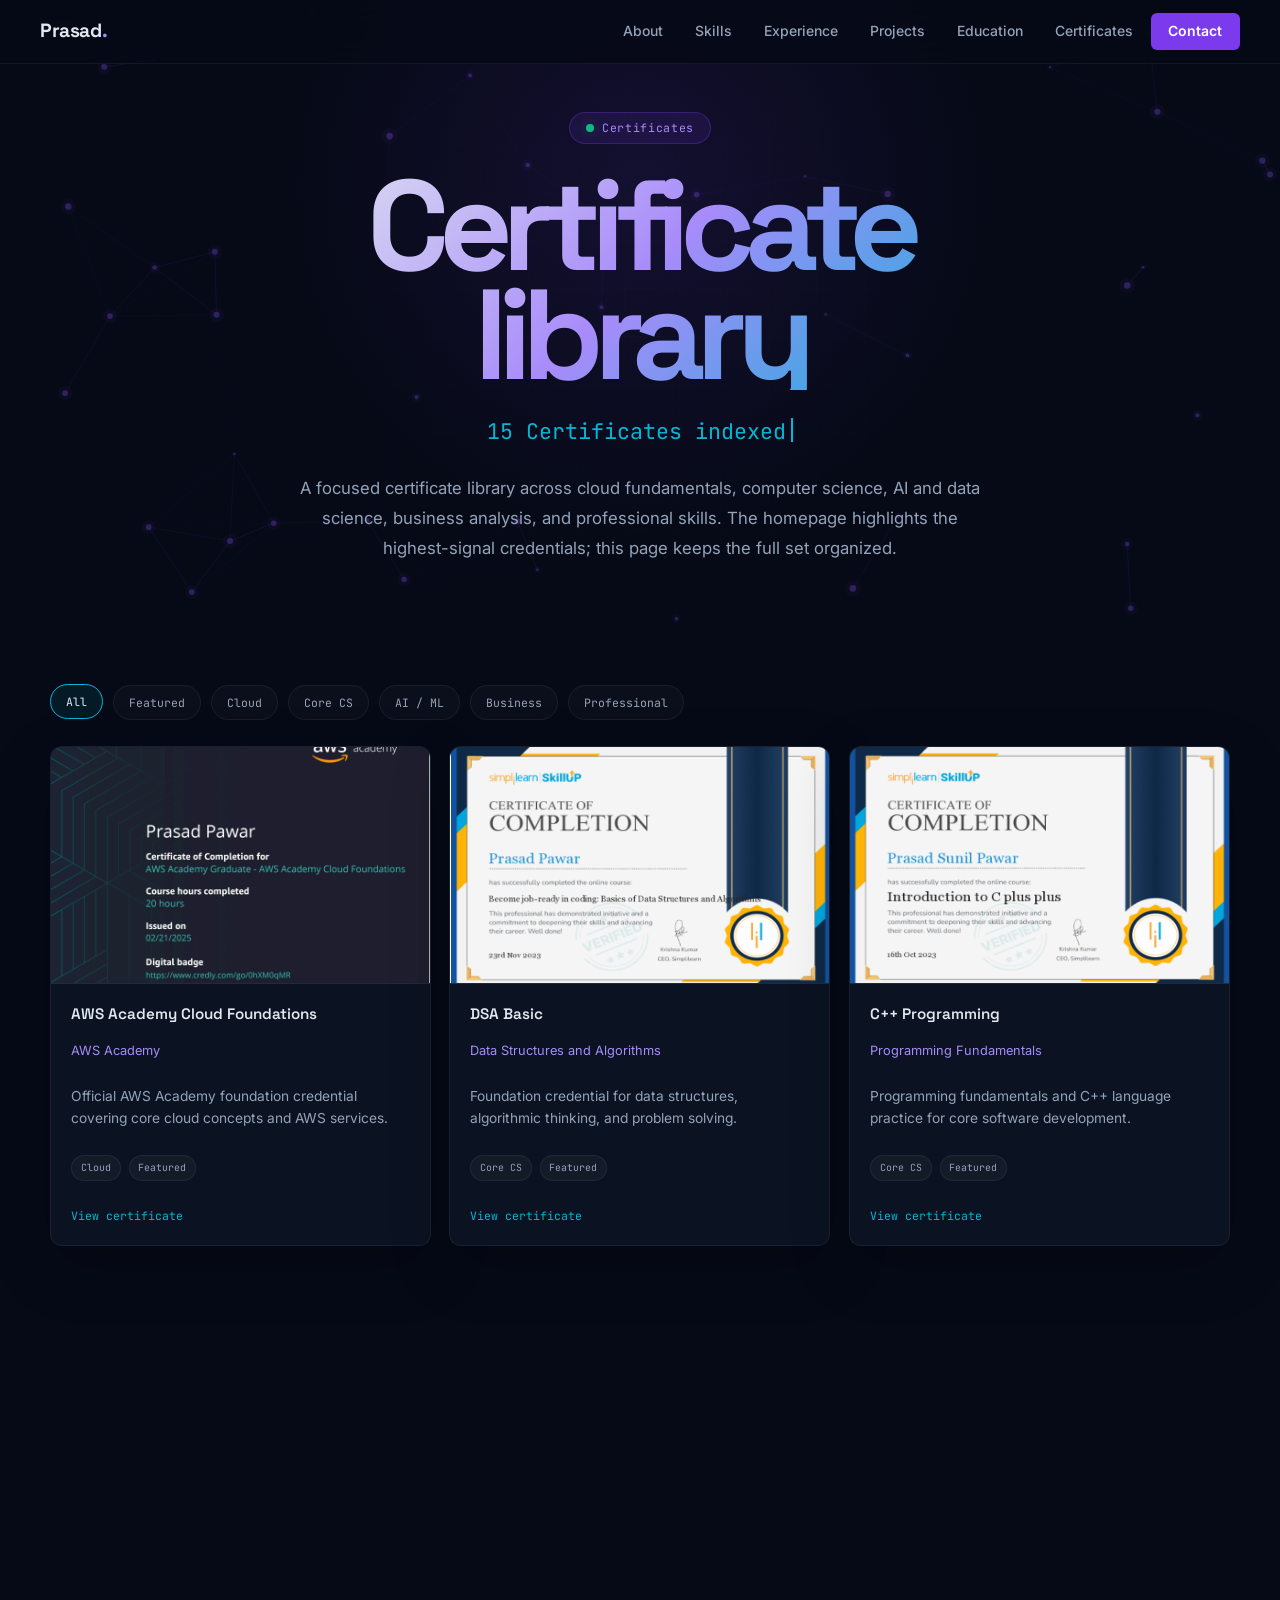
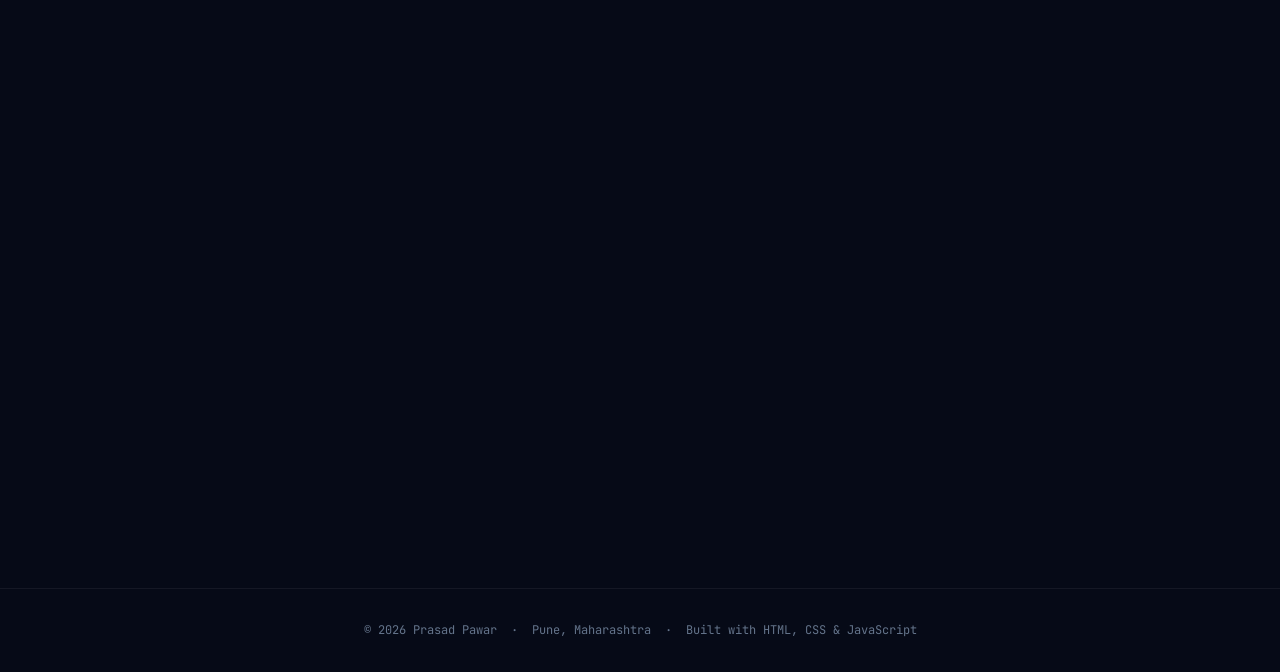
<file: certificates.html>
<!DOCTYPE html>
<html lang="en">
<head>
  <meta charset="UTF-8">
  <meta name="viewport" content="width=device-width, initial-scale=1.0">
  <title>Certificates | Prasad Pawar</title>
  <link rel="preconnect" href="https://fonts.googleapis.com">
  <link rel="preconnect" href="https://fonts.gstatic.com" crossorigin>
  <link href="https://fonts.googleapis.com/css2?family=Space+Grotesk:wght@400;500;600;700&family=Inter:wght@300;400;500;600&family=JetBrains+Mono:wght@400;500&display=swap" rel="stylesheet">
  <style>
    *, *::before, *::after { box-sizing: border-box; margin: 0; padding: 0; }

    :root {
      --bg: #060A17;
      --bg-card: #0D1525;
      --bg-card-hover: #121e35;
      --border: rgba(124,58,237,0.25);
      --border-subtle: rgba(255,255,255,0.06);
      --panel: var(--bg-card);
      --line: var(--border-subtle);
      --line-strong: var(--border);
      --text: #e2e8f0;
      --muted: #64748b;
      --muted-light: #94a3b8;
      --quiet: #64748b;
      --primary: #7c3aed;
      --primary-light: #a78bfa;
      --primary-glow: rgba(124,58,237,0.35);
      --secondary: #06b6d4;
      --secondary-glow: rgba(6,182,212,0.3);
      --accent: #10b981;
      --accent-glow: rgba(16,185,129,0.3);
      --gold: #f59e0b;
      --font-display: "Space Grotesk", system-ui, sans-serif;
      --font-body: "Inter", system-ui, sans-serif;
      --font-mono: "JetBrains Mono", monospace;
      --font-d: var(--font-display);
      --font-b: var(--font-body);
      --font-m: var(--font-mono);
      --r: 12px;
      --r-sm: 6px;
      --tr: 0.3s cubic-bezier(0.4,0,0.2,1);
      --radius: var(--r);
      --speed: var(--tr);
    }

    body {
      min-height: 100vh;
      font-family: var(--font-body);
      color: var(--text);
      background: var(--bg);
      line-height: 1.6;
      overflow-x: hidden;
      position: relative;
    }

    body::before {
      content: "";
      position: fixed;
      inset: 0;
      pointer-events: none;
      background:
        radial-gradient(circle at 12% 6%, rgba(245,158,11,.16), transparent 28rem),
        radial-gradient(circle at 88% 8%, rgba(6,182,212,.16), transparent 30rem),
        radial-gradient(circle at 48% 72%, rgba(124,58,237,.14), transparent 34rem),
        linear-gradient(180deg, rgba(8,17,31,.34), transparent 52%);
    }

    .page {
      width: min(1180px, calc(100% - 32px));
      margin: 0 auto;
      padding: 112px 0 70px;
      position: relative;
      z-index: 1;
    }

    .site-nav {
      position: fixed;
      top: 0;
      left: 0;
      right: 0;
      z-index: 100;
      height: 64px;
      padding: 0 2.5rem;
      display: flex;
      align-items: center;
      justify-content: space-between;
      background: rgba(6,10,23,0.85);
      backdrop-filter: blur(20px);
      border-bottom: 1px solid var(--border-subtle);
    }

    .nav-logo {
      font-family: var(--font-display);
      font-weight: 700;
      font-size: 1.2rem;
      color: var(--text);
      text-decoration: none;
    }

    .nav-logo span { color: var(--primary-light); }

    .site-links {
      display: flex;
      align-items: center;
      gap: .25rem;
      min-width: 0;
    }

    .site-links a {
      font-size: .875rem;
      font-weight: 500;
      color: var(--muted-light);
      text-decoration: none;
      padding: .4rem .875rem;
      border-radius: var(--r-sm);
      transition: color var(--tr), background var(--tr), transform var(--tr);
    }

    .site-links a:hover,
    .site-links a.active {
      color: var(--text);
      background: rgba(255,255,255,0.05);
    }

    .site-links .site-cta {
      background: var(--primary);
      color: #fff;
      padding: .45rem 1.1rem;
      font-weight: 600;
    }

    .topbar {
      display: flex;
      justify-content: space-between;
      align-items: center;
      gap: 16px;
      margin-bottom: 52px;
    }

    .brand {
      font-family: var(--font-display);
      font-weight: 700;
      letter-spacing: -.02em;
    }

    .nav-actions {
      display: flex;
      flex-wrap: wrap;
      gap: 10px;
      justify-content: flex-end;
    }

    .nav-link,
    .card-link {
      display: inline-flex;
      align-items: center;
      justify-content: center;
      border: 1px solid var(--line);
      border-radius: 999px;
      padding: 9px 15px;
      color: var(--muted);
      text-decoration: none;
      font-family: var(--font-mono);
      font-size: .72rem;
      transition: color var(--speed), border-color var(--speed), background var(--speed), transform var(--speed);
    }

    .nav-link:hover,
    .card-link:hover {
      color: var(--text);
      border-color: var(--secondary);
      background: rgba(6,182,212,.09);
      transform: translateY(-1px);
    }

    .hero {
      display: grid;
      grid-template-columns: minmax(0, 1.2fr) minmax(280px, .8fr);
      gap: 26px;
      align-items: stretch;
      margin-bottom: 34px;
    }

    .hero-card,
    .score-card,
    .cert-card {
      border: 1px solid var(--line);
      background: rgba(13,21,37,.86);
      box-shadow: 0 20px 60px rgba(0,0,0,.24);
      backdrop-filter: blur(18px);
      border-radius: var(--radius);
    }

    .hero-card {
      padding: clamp(26px, 5vw, 54px);
      overflow: hidden;
      position: relative;
    }

    .hero-card::after {
      content: "";
      position: absolute;
      inset: auto -10% -38% 26%;
      height: 180px;
      background: linear-gradient(90deg, rgba(245,158,11,.2), rgba(6,182,212,.16));
      filter: blur(35px);
      transform: rotate(-8deg);
    }

    .eyebrow {
      font-family: var(--font-mono);
      font-size: .72rem;
      letter-spacing: .14em;
      text-transform: uppercase;
      color: var(--gold);
      margin-bottom: 12px;
    }

    h1 {
      font-family: var(--font-display);
      font-size: clamp(2.4rem, 7vw, 5.3rem);
      line-height: .95;
      letter-spacing: -.055em;
      max-width: 760px;
      margin-bottom: 18px;
    }

    .hero-copy {
      position: relative;
      z-index: 1;
      max-width: 760px;
      color: var(--muted);
      font-size: 1.02rem;
    }

    .score-card {
      padding: 24px;
      display: grid;
      align-content: center;
      gap: 16px;
    }

    .score-item {
      display: grid;
      gap: 4px;
      padding: 16px;
      border: 1px solid var(--line);
      border-radius: 14px;
      background: rgba(255,255,255,.025);
    }

    .score-number {
      font-family: var(--font-display);
      font-size: 2rem;
      color: var(--primary-light);
    }

    .score-label {
      font-family: var(--font-mono);
      font-size: .7rem;
      color: var(--quiet);
      text-transform: uppercase;
      letter-spacing: .12em;
    }

    .filters {
      display: flex;
      flex-wrap: wrap;
      gap: 10px;
      margin: 26px 0;
    }

    .filter-btn {
      border: 1px solid var(--line);
      background: rgba(255,255,255,.025);
      color: var(--muted);
      border-radius: 999px;
      padding: 9px 16px;
      cursor: pointer;
      font-family: var(--font-mono);
      font-size: .72rem;
      transition: color var(--speed), border-color var(--speed), background var(--speed);
    }

    .filter-btn:hover,
    .filter-btn.active {
      color: #fff;
      border-color: var(--primary);
      background: rgba(124,58,237,.26);
    }

    .grid {
      display: grid;
      grid-template-columns: repeat(auto-fit, minmax(270px, 1fr));
      gap: 18px;
    }

    .cert-card {
      min-height: 100%;
      overflow: hidden;
      display: flex;
      flex-direction: column;
      transition: transform var(--speed), border-color var(--speed), box-shadow var(--speed);
    }

    .cert-card:hover {
      transform: translateY(-4px);
      border-color: var(--line-strong);
      box-shadow: 0 22px 65px rgba(0,0,0,.34);
    }

    .cert-card.hidden { display: none; }

    .thumb-wrap {
      min-height: 170px;
      border-bottom: 1px solid var(--line);
      background:
        radial-gradient(circle at 18% 18%, rgba(245,158,11,.18), transparent 28%),
        linear-gradient(135deg, rgba(15,23,42,.96), rgba(17,24,39,.82));
      display: grid;
      place-items: center;
      padding: 12px;
    }

    .thumb-wrap img {
      width: 100%;
      max-height: 190px;
      object-fit: cover;
      border-radius: 12px;
      border: 1px solid rgba(255,255,255,.08);
      background: #020617;
    }

    .cert-body {
      padding: 18px;
      display: flex;
      flex: 1;
      flex-direction: column;
      gap: 12px;
    }

    .card-top {
      display: flex;
      align-items: center;
      justify-content: space-between;
      gap: 12px;
    }

    .category,
    .featured-pill {
      font-family: var(--font-mono);
      font-size: .65rem;
      letter-spacing: .12em;
      text-transform: uppercase;
    }

    .category { color: var(--secondary); }

    .featured-pill {
      border: 1px solid rgba(16,185,129,.32);
      background: rgba(16,185,129,.1);
      color: #6ee7b7;
      border-radius: 999px;
      padding: 4px 8px;
      letter-spacing: .06em;
    }

    h2 {
      font-family: var(--font-display);
      font-size: 1.08rem;
      line-height: 1.25;
    }

    .issuer {
      color: var(--primary-light);
      font-size: .84rem;
      margin-top: -6px;
    }

    .desc {
      color: var(--muted);
      font-size: .88rem;
      flex: 1;
    }

    .card-link.primary {
      width: fit-content;
      color: #e0fbff;
      border-color: rgba(6,182,212,.45);
      background: rgba(6,182,212,.1);
    }

    .contact-footer {
      width: min(1180px, calc(100% - 32px));
      margin: 0 auto;
      padding: 26px 0 42px;
      text-align: center;
      position: relative;
      z-index: 1;
    }

    .footer-panel {
      border: 1px solid var(--line);
      border-radius: var(--radius);
      background: rgba(13,21,37,.86);
      box-shadow: 0 20px 60px rgba(0,0,0,.24);
      backdrop-filter: blur(18px);
      padding: clamp(24px, 4vw, 42px);
    }

    .footer-eyebrow {
      font-family: var(--font-mono);
      font-size: .72rem;
      letter-spacing: .14em;
      text-transform: uppercase;
      color: var(--gold);
      margin-bottom: 8px;
    }

    .footer-title {
      font-family: var(--font-display);
      font-size: clamp(1.8rem, 4vw, 3rem);
      line-height: 1;
      letter-spacing: -.055em;
      margin-bottom: 12px;
    }

    .footer-copy {
      max-width: 620px;
      margin: 0 auto 20px;
      color: var(--muted-light);
    }

    .footer-links {
      display: flex;
      flex-wrap: wrap;
      justify-content: center;
      gap: 10px;
    }

    .footer-link {
      display: inline-flex;
      align-items: center;
      justify-content: center;
      border: 1px solid var(--line);
      border-radius: 999px;
      padding: 9px 15px;
      color: var(--muted-light);
      text-decoration: none;
      font-family: var(--font-mono);
      font-size: .72rem;
      transition: color var(--speed), border-color var(--speed), background var(--speed), transform var(--speed);
    }

    .footer-link:hover {
      color: var(--text);
      border-color: var(--secondary);
      background: rgba(6,182,212,.09);
      transform: translateY(-1px);
    }

    .footer-note {
      margin-top: 20px;
      color: var(--quiet);
      font-family: var(--font-mono);
      font-size: .68rem;
    }

    @media (max-width: 820px) {
      .hero { grid-template-columns: 1fr; }
      .site-nav { padding: 0 1.25rem; }
      .site-links {
        gap: .1rem;
        overflow-x: auto;
        justify-content: flex-start;
      }
      .site-links a {
        white-space: nowrap;
        padding: .35rem .65rem;
        font-size: .78rem;
      }
    }
  </style>
  <link rel="stylesheet" href="portfolio-assets/site.css">
</head>
<body>
  <nav class="site-nav" aria-label="Portfolio navigation">
    <a class="nav-logo" href="index.html">Prasad<span>.</span></a>
    <div class="site-links">
      <a href="index.html#about">About</a>
      <a href="index.html#skills">Skills</a>
      <a href="index.html#experience">Experience</a>
      <a href="index.html#projects">Projects</a>
      <a href="index.html#education">Education</a>
      <a href="index.html#certifications">Certificates</a>
      <a href="#contact" class="site-cta">Contact</a>
    </div>
  </nav>

  <section class="profile-hero" aria-label="Certificate library introduction" data-phrases="15 Certificates indexed|6 Featured on homepage|5 Learning tracks">
    <canvas class="profile-neural-canvas" aria-hidden="true"></canvas>
    <div class="hero-content">
      <div class="hero-badge"><span class="dot"></span>Certificates</div>
      <h1 class="hero-name">Certificate library</h1>
      <p class="hero-role"><span class="page-typewriter"></span><span class="cursor"></span></p>
      <p class="hero-desc">
        A focused certificate library across cloud fundamentals, computer science, AI and data science,
        business analysis, and professional skills. The homepage highlights the highest-signal credentials;
        this page keeps the full set organized.
      </p>
    </div>
  </section>

  <main class="page page-after-profile">
    <div class="filters fi" aria-label="Certificate filters">
      <button class="filter-btn active" data-filter="all">All</button>
      <button class="filter-btn" data-filter="featured">Featured</button>
      <button class="filter-btn" data-filter="cloud">Cloud</button>
      <button class="filter-btn" data-filter="core">Core CS</button>
      <button class="filter-btn" data-filter="ai">AI / ML</button>
      <button class="filter-btn" data-filter="business">Business</button>
      <button class="filter-btn" data-filter="professional">Professional</button>
    </div>

    <section class="grid" id="certificateGrid" aria-label="All certificates"></section>
  </main>

  <div class="section-wrap" id="contact" style="padding-top: 0; text-align: center;">
    <p class="section-eyebrow fi" style="justify-content: center; display: flex;">Contact</p>
    <h2 class="section-title fi">Let's Connect</h2>
    <div class="section-bar fi" style="margin: 0.875rem auto 2rem;"></div>

    <p class="contact-desc fi">
      I'm actively looking for opportunities in AI, ML, and software engineering.
      Whether it's a job, collaboration, or project discussion, my inbox is open.
    </p>

    <div class="contact-links fi">
      <a href="mailto:psprasad567@gmail.com" class="clink">
        <svg viewBox="0 0 24 24" fill="none" stroke="currentColor" stroke-width="2"><rect x="2" y="4" width="20" height="16" rx="2"/><path d="m22 7-8.97 5.7a1.94 1.94 0 0 1-2.06 0L2 7"/></svg>
        psprasad567@gmail.com
      </a>
      <a href="https://linkedin.com/in/prasad-pawar-067bb7250" target="_blank" rel="noopener" class="clink">
        <svg viewBox="0 0 24 24" fill="currentColor" width="18" height="18"><path d="M16 8a6 6 0 0 1 6 6v7h-4v-7a2 2 0 0 0-2-2 2 2 0 0 0-2 2v7h-4v-7a6 6 0 0 1 6-6zM2 9h4v12H2z"/><circle cx="4" cy="4" r="2"/></svg>
        LinkedIn
      </a>
      <a href="https://github.com/PrasadPawarZ" target="_blank" rel="noopener" class="clink">
        <svg viewBox="0 0 24 24" fill="currentColor"><path d="M12 0C5.37 0 0 5.37 0 12c0 5.31 3.435 9.795 8.205 11.385.6.105.825-.255.825-.57 0-.285-.015-1.23-.015-2.235-3.015.555-3.795-.735-4.035-1.41-.135-.345-.72-1.41-1.23-1.695-.42-.225-1.02-.78-.015-.795.945-.015 1.62.87 1.845 1.23 1.08 1.815 2.805 1.305 3.495.99.105-.78.42-1.305.765-1.605-2.67-.3-5.46-1.335-5.46-5.925 0-1.305.465-2.385 1.23-3.225-.12-.3-.54-1.53.12-3.18 0 0 1.005-.315 3.3 1.23.96-.27 1.98-.405 3-.405s2.04.135 3 .405c2.295-1.56 3.3-1.23 3.3-1.23.66 1.65.24 2.88.12 3.18.765.84 1.23 1.905 1.23 3.225 0 4.605-2.805 5.625-5.475 5.925.435.375.81 1.095.81 2.22 0 1.605-.015 2.895-.015 3.3 0 .315.225.69.825.57A12.02 12.02 0 0 0 24 12c0-6.63-5.37-12-12-12Z"/></svg>
        GitHub
      </a>
      <a href="tel:+917620642706" class="clink">
        <svg viewBox="0 0 24 24" fill="none" stroke="currentColor" stroke-width="2"><path d="M22 16.92v3a2 2 0 0 1-2.18 2 19.79 19.79 0 0 1-8.63-3.07A19.5 19.5 0 0 1 4.69 12 19.79 19.79 0 0 1 1.61 3.41 2 2 0 0 1 3.6 1.22h3a2 2 0 0 1 2 1.72c.127.96.361 1.903.7 2.81a2 2 0 0 1-.45 2.11L7.91 8.78A16 16 0 0 0 12 13.86l.87-.87a2 2 0 0 1 2.11-.45c.907.339 1.85.573 2.81.7A2 2 0 0 1 19.73 15l.19 1.92z"/></svg>
        +91 7620642706
      </a>
    </div>
  </div>

  <footer>
    &copy; 2026 Prasad Pawar &nbsp;&middot;&nbsp; Pune, Maharashtra &nbsp;&middot;&nbsp; Built with HTML, CSS & JavaScript
  </footer>

  <script src="portfolio-assets/page-effects.js"></script>
  <script>
    const certificates = [
      {
        title: "AWS Academy Cloud Foundations",
        issuer: "AWS Academy",
        category: "Cloud",
        track: "cloud",
        featured: true,
        image: "portfolio-assets/certificates/aws-academy-cloud-foundations.png",
        href: "portfolio-assets/certificates/aws-academy-cloud-foundations.pdf",
        desc: "Official AWS Academy foundation credential covering core cloud concepts and AWS services."
      },
      {
        title: "DSA Basic",
        issuer: "Data Structures and Algorithms",
        category: "Core CS",
        track: "core",
        featured: true,
        image: "portfolio-assets/cert-dsa-basic.png",
        href: "portfolio-assets/cert-dsa-basic.png",
        desc: "Foundation credential for data structures, algorithmic thinking, and problem solving."
      },
      {
        title: "C++ Programming",
        issuer: "Programming Fundamentals",
        category: "Core CS",
        track: "core",
        featured: true,
        image: "portfolio-assets/cert-cpp.png",
        href: "portfolio-assets/cert-cpp.png",
        desc: "Programming fundamentals and C++ language practice for core software development."
      },
      {
        title: "Fundamentals of Deep Learning",
        issuer: "NVIDIA DLI",
        category: "AI / ML",
        track: "ai",
        featured: true,
        image: "portfolio-assets/Fundamentals_of_Deep_Learning.png",
        href: "portfolio-assets/Fundamentals_of_Deep_Learning.png",
        desc: "Deep-learning foundation credential from NVIDIA Deep Learning Institute."
      },
      {
        title: "Visual Filters of CNN",
        issuer: "TensorFlow",
        category: "AI / ML",
        track: "ai",
        featured: true,
        image: "portfolio-assets/Visual_Filters_CNN_using_Tensorflow.png",
        href: "portfolio-assets/Visual_Filters_CNN_using_Tensorflow.png",
        desc: "CNN filter and feature-map visualization work using TensorFlow."
      },
      {
        title: "Introduction to Data Science",
        issuer: "Great Learning",
        category: "AI / ML",
        track: "ai",
        featured: true,
        image: "portfolio-assets/certificates/introduction-to-data-science.png",
        href: "portfolio-assets/certificates/introduction-to-data-science.pdf",
        desc: "Data science fundamentals covering analytical workflow and data-driven problem solving."
      },
      {
        title: "AWS Mastery Bootcamp",
        issuer: "Cloud Computing",
        category: "Cloud",
        track: "cloud",
        image: "portfolio-assets/cert-aws-mastery.jpg",
        href: "portfolio-assets/cert-aws-mastery.jpg",
        desc: "Cloud computing bootcamp certificate focused on AWS concepts and deployment foundations."
      },
      {
        title: "Machine Learning for Beginners",
        issuer: "Great Learning",
        category: "AI / ML",
        track: "ai",
        image: "portfolio-assets/certificates/machine-learning-for-beginners.png",
        href: "portfolio-assets/certificates/machine-learning-for-beginners.pdf",
        desc: "Introductory machine-learning concepts and supervised learning foundations."
      },
      {
        title: "Deep Learning for Beginners",
        issuer: "Great Learning",
        category: "AI / ML",
        track: "ai",
        image: "portfolio-assets/certificates/deep-learning-for-beginners.png",
        href: "portfolio-assets/certificates/deep-learning-for-beginners.pdf",
        desc: "Beginner-level deep-learning concepts and neural-network workflow."
      },
      {
        title: "Introduction to Neural Network",
        issuer: "Simplilearn",
        category: "AI / ML",
        track: "ai",
        image: "portfolio-assets/certificates/introduction-to-neural-network.png",
        href: "portfolio-assets/certificates/introduction-to-neural-network.pdf",
        desc: "Neural-network fundamentals and introductory model concepts."
      },
      {
        title: "Business Analysis Basics",
        issuer: "Simplilearn",
        category: "Business",
        track: "business",
        image: "portfolio-assets/certificates/business-analysis-basics.png",
        href: "portfolio-assets/certificates/business-analysis-basics.pdf",
        desc: "Business-analysis basics useful for understanding stakeholder needs and project context."
      },
      {
        title: "Aptitude, Soft Skills & Technical Employability",
        issuer: "Employability Enhancement Program",
        category: "Professional",
        track: "professional",
        image: "portfolio-assets/certificates/soft-skills-technical-employability.png",
        href: "portfolio-assets/certificates/soft-skills-technical-employability.pdf",
        desc: "Employability training across aptitude, soft skills, and technical readiness."
      },
      {
        title: "Digital Productivity",
        issuer: "NIT Foundation / UNICEF",
        category: "Professional",
        track: "professional",
        image: "portfolio-assets/certificates/digital-productivity.png",
        href: "portfolio-assets/certificates/digital-productivity.pdf",
        desc: "Digital productivity course focused on practical workplace technology skills."
      },
      {
        title: "Workplace Emotional Intelligence",
        issuer: "upGrad",
        category: "Professional",
        track: "professional",
        image: "portfolio-assets/certificates/workplace-emotional-intelligence.jpg",
        href: "portfolio-assets/certificates/workplace-emotional-intelligence.jpg",
        desc: "Professional skills credential focused on emotional intelligence at work."
      },
      {
        title: "Social Entrepreneurship",
        issuer: "HP LIFE",
        category: "Business",
        track: "business",
        image: "portfolio-assets/certificates/social-entrepreneurship.png",
        href: "portfolio-assets/certificates/social-entrepreneurship.pdf",
        desc: "Business-impact certificate covering sustainable social enterprise thinking."
      }
    ];

    const grid = document.getElementById("certificateGrid");

    function renderCertificates(filter = "all") {
      grid.innerHTML = certificates.map(cert => {
        const hidden = filter === "all"
          ? ""
          : filter === "featured"
            ? cert.featured ? "" : " hidden"
            : cert.track === filter ? "" : " hidden";
        return `
          <article class="cert-card featured fi${hidden}" data-track="${cert.track}">
            <img class="cert-thumb" src="${cert.image}" alt="${cert.title} certificate">
            <div class="cert-body">
              <div class="cert-name">${cert.title}</div>
              <div class="cert-issuer">${cert.issuer}</div>
              <p class="cert-desc">${cert.desc}</p>
              <div class="cert-meta">
                <span>${cert.category}</span>
                ${cert.featured ? `<span>Featured</span>` : ""}
              </div>
              <a class="cert-link" href="${cert.href}" target="_blank" rel="noopener">View certificate</a>
            </div>
          </article>
        `;
      }).join("");
    }

    renderCertificates();

    document.querySelectorAll(".filter-btn").forEach(button => {
      button.addEventListener("click", () => {
        document.querySelectorAll(".filter-btn").forEach(item => item.classList.remove("active"));
        button.classList.add("active");
        renderCertificates(button.dataset.filter);
      });
    });
  </script>
</body>
</html>
</file>
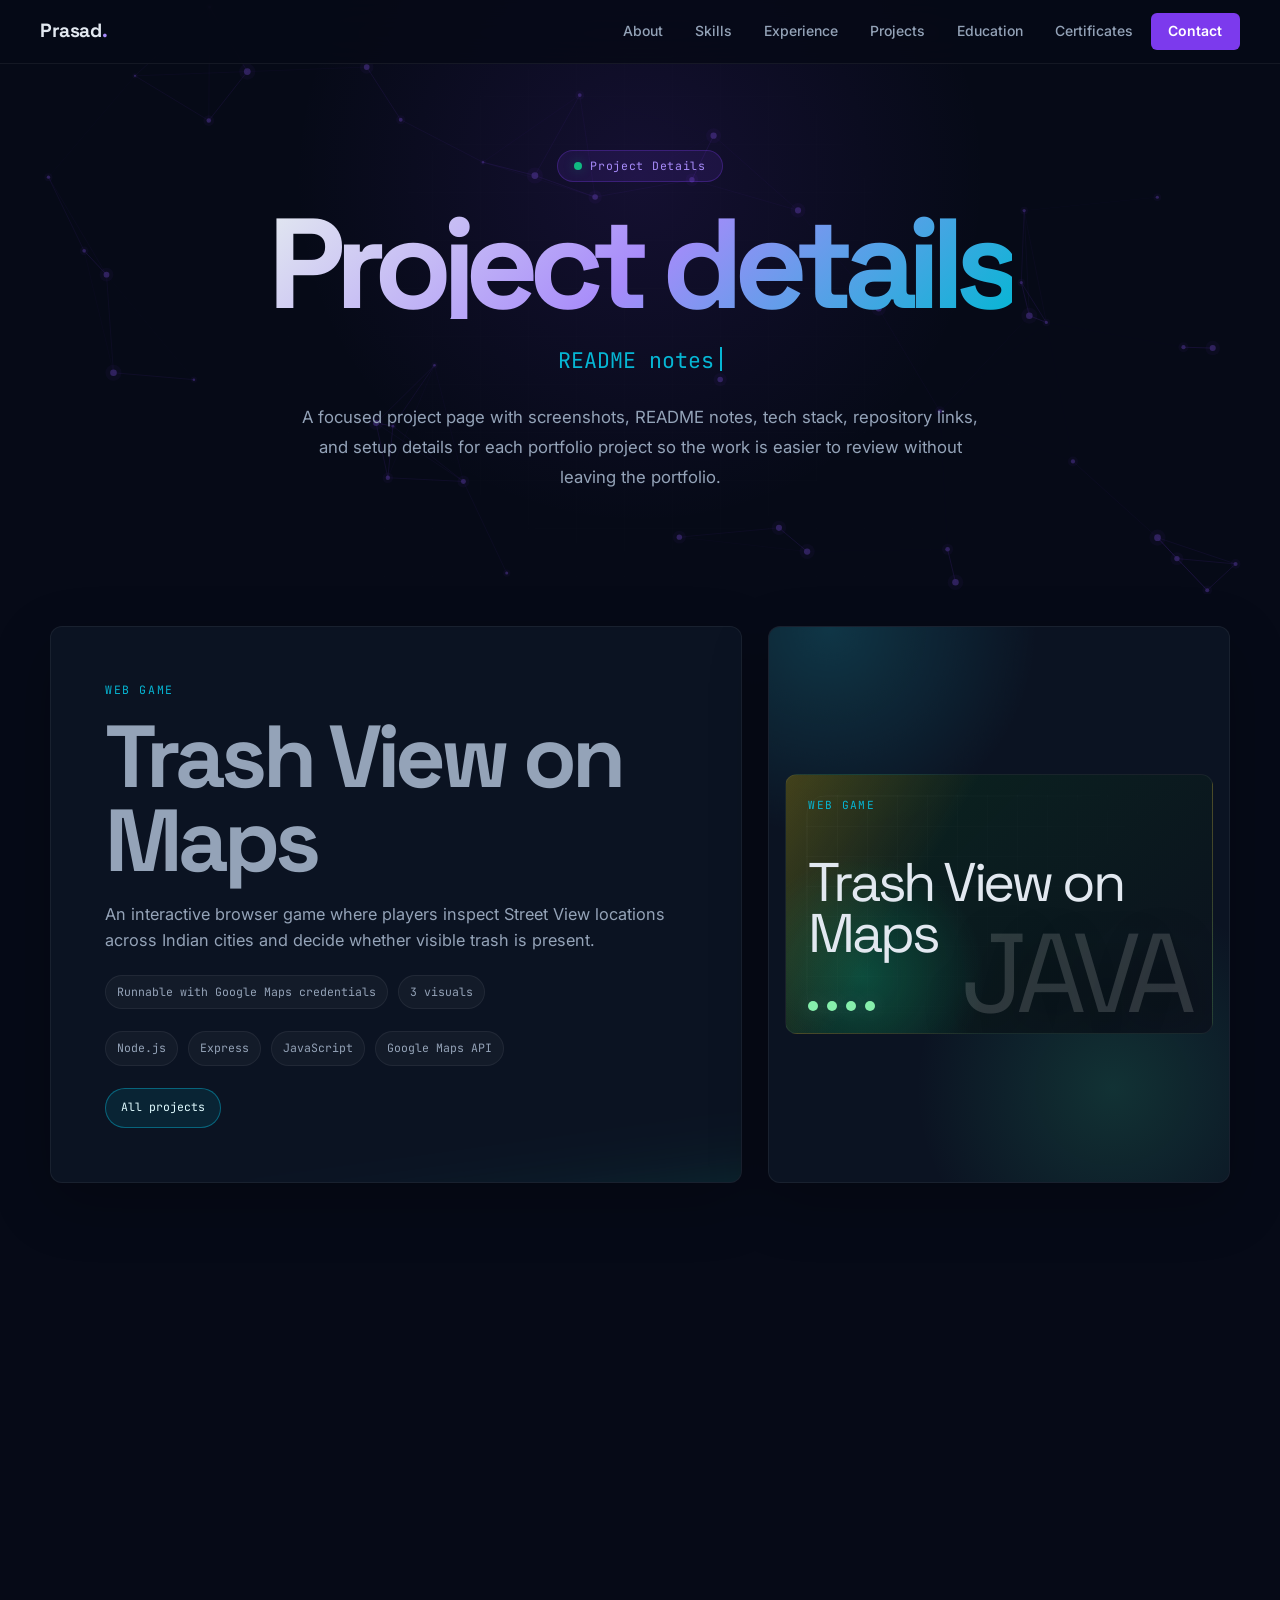
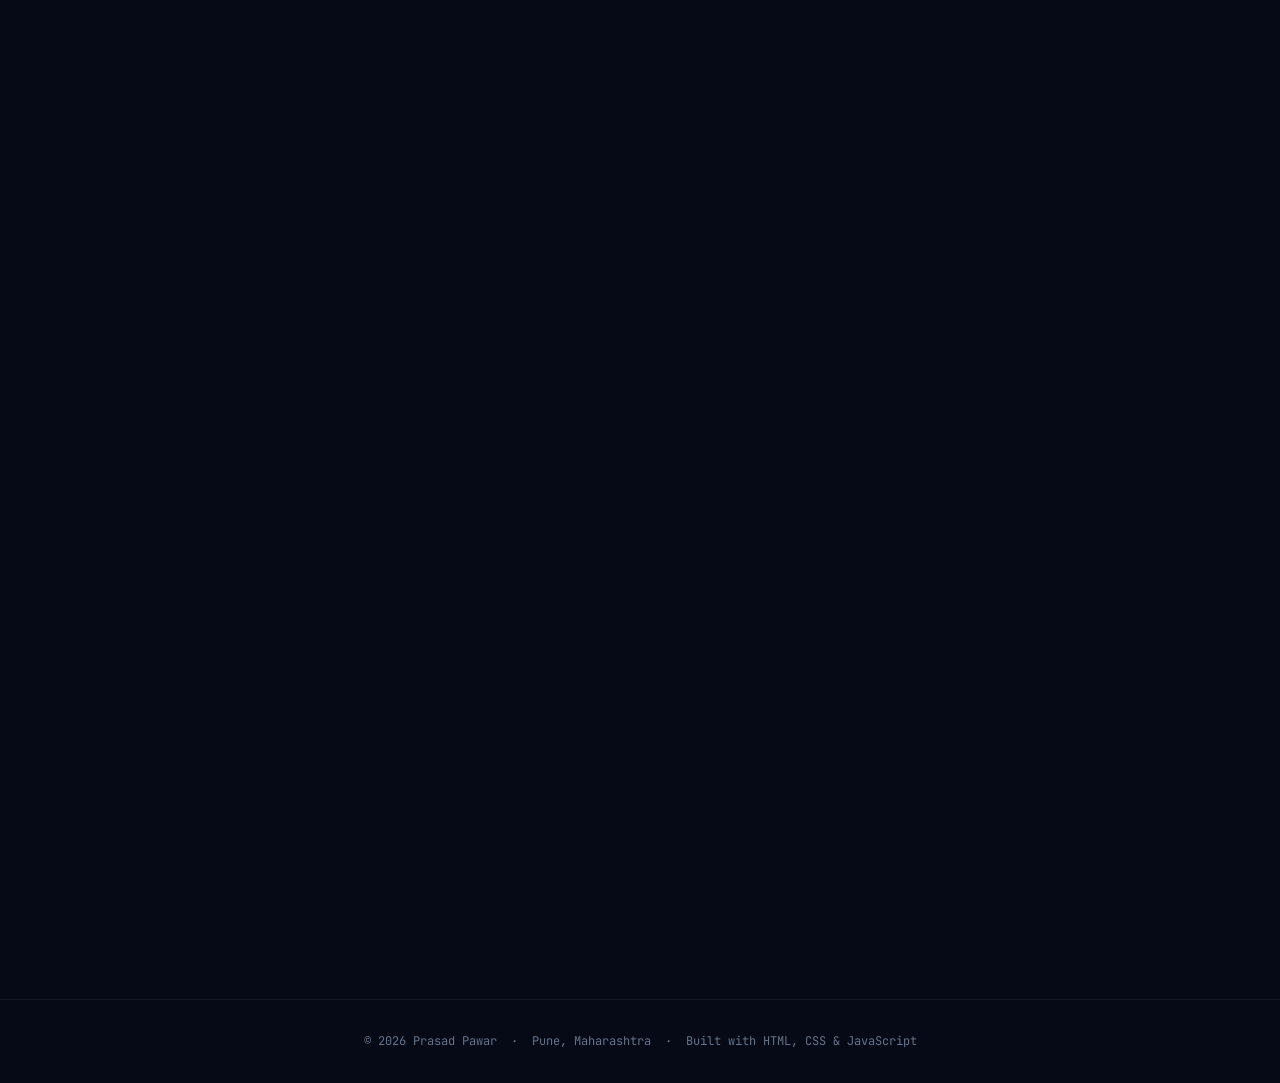
<file: project-details.html>
<!DOCTYPE html>
<html lang="en">
<head>
  <meta charset="UTF-8">
  <meta name="viewport" content="width=device-width, initial-scale=1.0">
  <title>Project Details | Prasad Pawar</title>
  <link rel="preconnect" href="https://fonts.googleapis.com">
  <link rel="preconnect" href="https://fonts.gstatic.com" crossorigin>
  <link href="https://fonts.googleapis.com/css2?family=Space+Grotesk:wght@300;400;500;600;700&family=Inter:wght@300;400;500;600&family=JetBrains+Mono:wght@400;500;600&display=swap" rel="stylesheet">
  <style>
    :root {
      --bg: #060A17;
      --bg-card: #0D1525;
      --bg-card-hover: #121e35;
      --border: rgba(124,58,237,0.25);
      --border-subtle: rgba(255,255,255,0.06);
      --panel: rgba(13,21,37,.86);
      --panel-2: rgba(18,30,53,.7);
      --line: var(--border-subtle);
      --text: #E2E8F0;
      --muted: #64748B;
      --muted-light: #94A3B8;
      --soft: var(--muted-light);
      --primary: #7C3AED;
      --primary-light: #A78BFA;
      --secondary: #06B6D4;
      --accent: #10B981;
      --cyan: var(--secondary);
      --green: var(--accent);
      --violet: var(--primary-light);
      --orange: #F59E0B;
      --font-display: 'Space Grotesk', system-ui, sans-serif;
      --font-body: 'Inter', system-ui, sans-serif;
      --font-mono: 'JetBrains Mono', monospace;
      --font-d: var(--font-display);
      --font-b: var(--font-body);
      --font-m: var(--font-mono);
      --mono: var(--font-mono);
      --display: var(--font-display);
      --r: 12px;
      --r-sm: 6px;
      --tr: 0.3s cubic-bezier(0.4,0,0.2,1);
      --radius: var(--r);
    }

    * { box-sizing: border-box; margin: 0; padding: 0; }

    body {
      min-height: 100vh;
      background: var(--bg);
      color: var(--text);
      font-family: var(--font-body);
      line-height: 1.6;
      overflow-x: hidden;
      position: relative;
    }

    body::before {
      content: '';
      position: fixed;
      inset: 0;
      pointer-events: none;
      background:
        radial-gradient(circle at 16% 8%, rgba(124,58,237,.22), transparent 30rem),
        radial-gradient(circle at 86% 8%, rgba(6,182,212,.16), transparent 28rem),
        radial-gradient(circle at 50% 82%, rgba(16,185,129,.1), transparent 34rem),
        linear-gradient(180deg, rgba(8,17,31,.34), transparent 52%);
    }

    a { color: inherit; }

    .page {
      width: min(1160px, calc(100% - 32px));
      margin: 0 auto;
      padding: 112px 0 64px;
      position: relative;
      z-index: 1;
    }

    .site-nav {
      position: fixed;
      top: 0;
      left: 0;
      right: 0;
      z-index: 100;
      height: 64px;
      padding: 0 2.5rem;
      display: flex;
      align-items: center;
      justify-content: space-between;
      background: rgba(6,10,23,0.85);
      backdrop-filter: blur(20px);
      border-bottom: 1px solid var(--border-subtle);
    }

    .nav-logo {
      font-family: var(--font-display);
      font-weight: 700;
      font-size: 1.2rem;
      color: var(--text);
      text-decoration: none;
    }

    .nav-logo span { color: var(--primary-light); }

    .site-links {
      display: flex;
      align-items: center;
      gap: .25rem;
      min-width: 0;
    }

    .site-links a {
      font-size: .875rem;
      font-weight: 500;
      color: var(--muted-light);
      text-decoration: none;
      padding: .4rem .875rem;
      border-radius: var(--r-sm);
      transition: color var(--tr), background var(--tr), transform var(--tr);
    }

    .site-links a:hover,
    .site-links a.active {
      color: var(--text);
      background: rgba(255,255,255,0.05);
    }

    .site-links .site-cta {
      background: var(--primary);
      color: #fff;
      padding: .45rem 1.1rem;
      font-weight: 600;
    }

    .topbar {
      display: flex;
      align-items: center;
      justify-content: space-between;
      gap: 16px;
      margin-bottom: 34px;
    }

    .back {
      display: inline-flex;
      align-items: center;
      gap: 8px;
      padding: 10px 14px;
      border: 1px solid var(--line);
      border-radius: 999px;
      background: rgba(255,255,255,.04);
      color: var(--soft);
      text-decoration: none;
      font-family: var(--mono);
      font-size: 0.78rem;
    }

    .brand {
      color: var(--muted);
      font-family: var(--mono);
      font-size: 0.74rem;
      letter-spacing: .1em;
      text-transform: uppercase;
    }

    .hero {
      display: grid;
      grid-template-columns: minmax(0, 1fr) minmax(280px, .58fr);
      gap: 28px;
      align-items: stretch;
      margin-bottom: 32px;
    }

    .hero-copy,
    .hero-preview,
    .section-card {
      border: 1px solid var(--line);
      border-radius: var(--radius);
      background: var(--panel);
      box-shadow: 0 24px 80px rgba(0,0,0,.28);
      backdrop-filter: blur(16px);
    }

    .hero-copy { padding: clamp(24px, 4vw, 42px); }

    .eyebrow {
      color: var(--cyan);
      font-family: var(--mono);
      font-size: .76rem;
      letter-spacing: .14em;
      text-transform: uppercase;
      margin-bottom: 16px;
    }

    h1 {
      font-family: var(--display);
      font-size: clamp(2.3rem, 7vw, 5.4rem);
      line-height: .92;
      letter-spacing: -0.08em;
      max-width: 780px;
      margin-bottom: 20px;
    }

    .summary {
      color: var(--soft);
      max-width: 760px;
      font-size: 1.02rem;
    }

    .meta-row,
    .actions,
    .chips {
      display: flex;
      flex-wrap: wrap;
      gap: 10px;
      margin-top: 22px;
    }

    .pill,
    .chip {
      display: inline-flex;
      align-items: center;
      gap: 8px;
      border: 1px solid var(--line);
      border-radius: 999px;
      color: var(--soft);
      background: rgba(255,255,255,.045);
      font-family: var(--mono);
      font-size: .72rem;
      padding: 7px 11px;
    }

    .action {
      display: inline-flex;
      align-items: center;
      justify-content: center;
      min-height: 40px;
      padding: 10px 16px;
      border-radius: 999px;
      border: 1px solid rgba(34,211,238,.48);
      color: #ecfeff;
      background: rgba(34,211,238,.12);
      text-decoration: none;
      font-family: var(--mono);
      font-size: .78rem;
      transition: transform .2s ease, background .2s ease;
    }

    .action:hover {
      transform: translateY(-2px);
      background: rgba(34,211,238,.2);
    }

    .hero-preview {
      min-height: 340px;
      overflow: hidden;
      display: flex;
      align-items: center;
      justify-content: center;
      padding: 16px;
      position: relative;
    }

    .hero-preview::before {
      content: '';
      position: absolute;
      inset: -25%;
      background:
        radial-gradient(circle at 20% 20%, rgba(34,211,238,.18), transparent 24%),
        radial-gradient(circle at 70% 70%, rgba(52,211,153,.16), transparent 26%);
      transform: rotate(8deg);
    }

    .hero-preview img,
    .gallery img {
      width: 100%;
      border-radius: 16px;
      border: 1px solid var(--line);
      background: #020617;
      position: relative;
      z-index: 1;
    }

    .hero-preview img {
      max-height: 560px;
      object-fit: contain;
    }

    .visual-panel {
      width: 100%;
      min-height: 260px;
      border-radius: 18px;
      border: 1px solid var(--line);
      background:
        linear-gradient(135deg, rgba(34,211,238,.16), transparent 36%),
        linear-gradient(315deg, rgba(167,139,250,.18), transparent 38%),
        rgba(15,23,42,.92);
      padding: 22px;
      position: relative;
      z-index: 1;
      display: flex;
      flex-direction: column;
      justify-content: space-between;
      overflow: hidden;
    }

    .visual-panel.theme-ai {
      background:
        radial-gradient(circle at 18% 24%, rgba(167,139,250,.34), transparent 28%),
        radial-gradient(circle at 78% 16%, rgba(34,211,238,.24), transparent 26%),
        linear-gradient(135deg, rgba(34,22,71,.96), rgba(11,17,32,.9));
    }

    .visual-panel.theme-web {
      background:
        linear-gradient(135deg, rgba(34,211,238,.32), transparent 32%),
        radial-gradient(circle at 78% 28%, rgba(52,211,153,.3), transparent 28%),
        linear-gradient(140deg, rgba(4,35,50,.96), rgba(10,17,31,.9));
    }

    .visual-panel.theme-java {
      background:
        radial-gradient(circle at 18% 78%, rgba(52,211,153,.3), transparent 30%),
        linear-gradient(120deg, rgba(245,158,11,.24), transparent 34%),
        linear-gradient(135deg, rgba(11,38,32,.96), rgba(12,18,30,.9));
    }

    .visual-panel.theme-data {
      background:
        radial-gradient(circle at 20% 20%, rgba(59,130,246,.32), transparent 28%),
        linear-gradient(145deg, rgba(14,165,233,.24), transparent 36%),
        linear-gradient(135deg, rgba(9,25,54,.96), rgba(12,18,30,.9));
    }

    .visual-panel.theme-systems {
      background:
        radial-gradient(circle at 82% 20%, rgba(245,158,11,.3), transparent 26%),
        linear-gradient(135deg, rgba(148,65,12,.18), transparent 34%),
        linear-gradient(135deg, rgba(38,28,17,.96), rgba(12,18,30,.9));
    }

    .visual-panel::after {
      content: '';
      position: absolute;
      inset: 20px;
      border-radius: 20px;
      border: 1px solid rgba(255,255,255,.08);
      background-image:
        linear-gradient(rgba(255,255,255,.07) 1px, transparent 1px),
        linear-gradient(90deg, rgba(255,255,255,.07) 1px, transparent 1px);
      background-size: 30px 30px;
      opacity: .32;
      mask-image: linear-gradient(135deg, #000, transparent 72%);
    }

    .visual-label {
      color: var(--cyan);
      font-family: var(--mono);
      font-size: .72rem;
      letter-spacing: .14em;
      text-transform: uppercase;
      position: relative;
      z-index: 1;
    }

    .visual-mark {
      position: absolute;
      right: 24px;
      bottom: 12px;
      z-index: 1;
      font-family: var(--display);
      font-size: clamp(3.6rem, 12vw, 7rem);
      line-height: .85;
      letter-spacing: -.08em;
      color: rgba(255,255,255,.15);
      text-shadow: 0 14px 42px rgba(0,0,0,.38);
    }

    .visual-title {
      font-family: var(--display);
      font-size: clamp(1.6rem, 5vw, 3.4rem);
      line-height: .95;
      letter-spacing: -.06em;
      max-width: 430px;
      position: relative;
      z-index: 1;
    }

    .visual-dots {
      display: flex;
      gap: 9px;
      position: relative;
      z-index: 1;
    }

    .visual-dots span {
      display: block;
      width: 10px;
      height: 10px;
      border-radius: 999px;
      background: rgba(255,255,255,.42);
      box-shadow: 0 0 20px rgba(255,255,255,.18);
    }

    .visual-panel.theme-ai .visual-dots span { background: #c4b5fd; }
    .visual-panel.theme-web .visual-dots span { background: #67e8f9; }
    .visual-panel.theme-java .visual-dots span { background: #86efac; }
    .visual-panel.theme-data .visual-dots span { background: #93c5fd; }
    .visual-panel.theme-systems .visual-dots span { background: #fcd34d; }

    .layout {
      display: grid;
      grid-template-columns: 1fr;
      gap: 24px;
    }

    .section-card { padding: 24px; }

    h2 {
      font-family: var(--display);
      font-size: 1.15rem;
      letter-spacing: -.03em;
      margin-bottom: 14px;
    }

    .gallery {
      display: grid;
      grid-template-columns: repeat(auto-fit, minmax(min(100%, 360px), 1fr));
      gap: 18px;
    }

    .shot {
      background: var(--panel-2);
      border: 1px solid var(--line);
      border-radius: 18px;
      padding: 12px;
    }

    .shot img {
      height: clamp(280px, 34vw, 560px);
      object-fit: contain;
    }

    .shot figcaption {
      display: none;
    }

    .readme {
      display: grid;
      grid-template-columns: repeat(auto-fit, minmax(230px, 1fr));
      gap: 18px;
      color: var(--soft);
    }

    .readme-block {
      border: 1px solid var(--line);
      border-radius: 16px;
      background: rgba(255,255,255,.035);
      padding: 16px;
    }

    .readme-block h3 {
      color: var(--text);
      font-size: .95rem;
      margin-bottom: 8px;
    }

    ul, ol {
      padding-left: 20px;
      color: var(--soft);
    }

    li { margin: 5px 0; }

    code {
      font-family: var(--mono);
      color: #cffafe;
      background: rgba(34,211,238,.09);
      padding: 2px 5px;
      border-radius: 6px;
    }

    .empty {
      color: var(--muted);
      border: 1px dashed var(--line);
      border-radius: 16px;
      padding: 18px;
      background: rgba(255,255,255,.025);
    }

    .contact-footer {
      width: min(1160px, calc(100% - 32px));
      margin: 0 auto;
      padding: 26px 0 42px;
      text-align: center;
      position: relative;
      z-index: 1;
    }

    .footer-panel {
      border: 1px solid var(--line);
      border-radius: var(--radius);
      background: var(--panel);
      box-shadow: 0 20px 60px rgba(0,0,0,.24);
      backdrop-filter: blur(18px);
      padding: clamp(24px, 4vw, 42px);
    }

    .footer-eyebrow {
      font-family: var(--font-mono);
      font-size: .72rem;
      letter-spacing: .14em;
      text-transform: uppercase;
      color: var(--secondary);
      margin-bottom: 8px;
    }

    .footer-title {
      font-family: var(--font-display);
      font-size: clamp(1.8rem, 4vw, 3rem);
      line-height: 1;
      letter-spacing: -.055em;
      margin-bottom: 12px;
    }

    .footer-copy {
      max-width: 620px;
      margin: 0 auto 20px;
      color: var(--muted-light);
    }

    .footer-links {
      display: flex;
      flex-wrap: wrap;
      justify-content: center;
      gap: 10px;
    }

    .footer-link {
      display: inline-flex;
      align-items: center;
      justify-content: center;
      border: 1px solid var(--line);
      border-radius: 999px;
      padding: 9px 15px;
      color: var(--muted-light);
      text-decoration: none;
      font-family: var(--font-mono);
      font-size: .72rem;
      transition: color var(--tr), border-color var(--tr), background var(--tr), transform var(--tr);
    }

    .footer-link:hover {
      color: var(--text);
      border-color: var(--secondary);
      background: rgba(6,182,212,.09);
      transform: translateY(-1px);
    }

    .footer-note {
      margin-top: 20px;
      color: var(--muted);
      font-family: var(--font-mono);
      font-size: .68rem;
    }

    @media (max-width: 900px) {
      .hero,
      .layout {
        grid-template-columns: 1fr;
      }

      .site-nav { padding: 0 1.25rem; }
      .site-links {
        gap: .1rem;
        overflow-x: auto;
        justify-content: flex-start;
      }
      .site-links a {
        white-space: nowrap;
        padding: .35rem .65rem;
        font-size: .78rem;
      }
    }
  </style>
  <link rel="stylesheet" href="portfolio-assets/site.css">
</head>
<body>
  <nav class="site-nav" aria-label="Portfolio navigation">
    <a class="nav-logo" href="index.html">Prasad<span>.</span></a>
    <div class="site-links">
      <a href="index.html#about">About</a>
      <a href="index.html#skills">Skills</a>
      <a href="index.html#experience">Experience</a>
      <a href="index.html#projects">Projects</a>
      <a href="index.html#education">Education</a>
      <a href="index.html#certifications">Certificates</a>
      <a href="#contact" class="site-cta">Contact</a>
    </div>
  </nav>

  <section class="profile-hero" aria-label="Project details introduction" data-phrases="README notes|Visual results|Tech stack">
    <canvas class="profile-neural-canvas" aria-hidden="true"></canvas>
    <div class="hero-content">
      <div class="hero-badge"><span class="dot"></span>Project Details</div>
      <h1 class="hero-name">Project details</h1>
      <p class="hero-role"><span class="page-typewriter"></span><span class="cursor"></span></p>
      <p class="hero-desc">
        A focused project page with screenshots, README notes, tech stack, repository links, and setup
        details for each portfolio project so the work is easier to review without leaving the portfolio.
      </p>
    </div>
  </section>

  <main class="page page-after-profile">
    <section class="hero fi">
      <div class="hero-copy">
        <p class="eyebrow" id="category">Project</p>
        <h1 id="title">Project Details</h1>
        <p class="summary" id="summary"></p>
        <div class="meta-row" id="meta"></div>
        <div class="chips" id="tech"></div>
        <div class="actions" id="actions"></div>
      </div>
      <div class="hero-preview" id="heroPreview"></div>
    </section>

    <section class="layout">
      <article class="section-card fi">
        <h2>README & Project Details</h2>
        <div class="readme" id="readme"></div>
      </article>

      <article class="section-card fi">
        <h2>Visual Results</h2>
        <div class="gallery" id="gallery"></div>
      </article>
    </section>
  </main>

  <div class="section-wrap" id="contact" style="padding-top: 0; text-align: center;">
    <p class="section-eyebrow fi" style="justify-content: center; display: flex;">Contact</p>
    <h2 class="section-title fi">Let's Connect</h2>
    <div class="section-bar fi" style="margin: 0.875rem auto 2rem;"></div>

    <p class="contact-desc fi">
      I'm actively looking for opportunities in AI, ML, and software engineering.
      Whether it's a job, collaboration, or project discussion, my inbox is open.
    </p>

    <div class="contact-links fi">
      <a href="mailto:psprasad567@gmail.com" class="clink">
        <svg viewBox="0 0 24 24" fill="none" stroke="currentColor" stroke-width="2"><rect x="2" y="4" width="20" height="16" rx="2"/><path d="m22 7-8.97 5.7a1.94 1.94 0 0 1-2.06 0L2 7"/></svg>
        psprasad567@gmail.com
      </a>
      <a href="https://linkedin.com/in/prasad-pawar-067bb7250" target="_blank" rel="noopener" class="clink">
        <svg viewBox="0 0 24 24" fill="currentColor" width="18" height="18"><path d="M16 8a6 6 0 0 1 6 6v7h-4v-7a2 2 0 0 0-2-2 2 2 0 0 0-2 2v7h-4v-7a6 6 0 0 1 6-6zM2 9h4v12H2z"/><circle cx="4" cy="4" r="2"/></svg>
        LinkedIn
      </a>
      <a href="https://github.com/PrasadPawarZ" target="_blank" rel="noopener" class="clink">
        <svg viewBox="0 0 24 24" fill="currentColor"><path d="M12 0C5.37 0 0 5.37 0 12c0 5.31 3.435 9.795 8.205 11.385.6.105.825-.255.825-.57 0-.285-.015-1.23-.015-2.235-3.015.555-3.795-.735-4.035-1.41-.135-.345-.72-1.41-1.23-1.695-.42-.225-1.02-.78-.015-.795.945-.015 1.62.87 1.845 1.23 1.08 1.815 2.805 1.305 3.495.99.105-.78.42-1.305.765-1.605-2.67-.3-5.46-1.335-5.46-5.925 0-1.305.465-2.385 1.23-3.225-.12-.3-.54-1.53.12-3.18 0 0 1.005-.315 3.3 1.23.96-.27 1.98-.405 3-.405s2.04.135 3 .405c2.295-1.56 3.3-1.23 3.3-1.23.66 1.65.24 2.88.12 3.18.765.84 1.23 1.905 1.23 3.225 0 4.605-2.805 5.625-5.475 5.925.435.375.81 1.095.81 2.22 0 1.605-.015 2.895-.015 3.3 0 .315.225.69.825.57A12.02 12.02 0 0 0 24 12c0-6.63-5.37-12-12-12Z"/></svg>
        GitHub
      </a>
      <a href="tel:+917620642706" class="clink">
        <svg viewBox="0 0 24 24" fill="none" stroke="currentColor" stroke-width="2"><path d="M22 16.92v3a2 2 0 0 1-2.18 2 19.79 19.79 0 0 1-8.63-3.07A19.5 19.5 0 0 1 4.69 12 19.79 19.79 0 0 1 1.61 3.41 2 2 0 0 1 3.6 1.22h3a2 2 0 0 1 2 1.72c.127.96.361 1.903.7 2.81a2 2 0 0 1-.45 2.11L7.91 8.78A16 16 0 0 0 12 13.86l.87-.87a2 2 0 0 1 2.11-.45c.907.339 1.85.573 2.81.7A2 2 0 0 1 19.73 15l.19 1.92z"/></svg>
        +91 7620642706
      </a>
    </div>
  </div>

  <footer>
    &copy; 2026 Prasad Pawar &nbsp;&middot;&nbsp; Pune, Maharashtra &nbsp;&middot;&nbsp; Built with HTML, CSS & JavaScript
  </footer>

  <script src="portfolio-assets/page-effects.js"></script>
  <script>
    const projects = {
      'trash-view-on-maps': {
        title: 'Trash View on Maps',
        category: 'Web Game',
        status: 'Runnable with Google Maps credentials',
        repo: '',
        summary: 'An interactive browser game where players inspect Street View locations across Indian cities and decide whether visible trash is present.',
        tech: ['Node.js', 'Express', 'JavaScript', 'Google Maps API'],
        gallery: [
          'portfolio-assets/Trash-map/project-trash-map.png',
          'portfolio-assets/projects/trash-view-on-maps/pics1.png',
          'portfolio-assets/projects/trash-view-on-maps/pics2.png'
        ],
        readme: {
          Overview: 'The game serves a browser UI and API routes from the server app, while a proxy signs and forwards Google Maps and Street View requests.',
          Highlights: ['Randomized city-based rounds', 'Street View metadata flow through proxy service', 'Score-based gameplay loop for 10 rounds'],
          'Run Locally': ['Install dependencies in proxy and server folders', 'Add Google Maps API key and signing secret to proxy/.env', 'Run npm start and open http://localhost:3001']
        }
      },
      'alzheimers-disease-prediction': {
        title: "Alzheimer's Disease Prediction System",
        category: 'AI / ML',
        status: 'Repository available',
        repo: 'https://github.com/PrasadPawarZ/Alzheimer-Detection-using-3d-CNN-and-Multichannel-Attention-Network',
        summary: 'A full-stack AI project for Alzheimer prediction using MRI images, CNN classification, patient records, and prediction history workflows.',
        tech: ['Python', 'FastAPI', 'React', 'TensorFlow', 'CNN', 'OpenCV', 'PostgreSQL', 'Docker'],
        gallery: [
          'portfolio-assets/Alzhaimer-Detection/Picture1.jpg',
          'portfolio-assets/Alzhaimer-Detection/Picture2.jpg',
          'portfolio-assets/Alzhaimer-Detection/Picture3.jpg',
          'portfolio-assets/Alzhaimer-Detection/Picture4.jpg',
          'portfolio-assets/Alzhaimer-Detection/Picture5.jpg'
        ],
        readme: {
          Overview: 'The project combines a machine-learning backend with a React user interface to support medical-image based prediction workflows.',
          Highlights: ['CNN-based image classification pipeline', 'Backend API for predictions and records', 'Frontend screens for upload, result review, and history'],
          'Project Notes': ['Designed as an applied healthcare AI portfolio project', 'Uses MRI image processing concepts', 'Best presented with screenshots because model assets may be large']
        }
      },
      'alzheimer-research-rag': {
        title: 'Alzheimer Research RAG with Citations',
        category: 'AI / RAG',
        status: 'Repository available',
        repo: 'https://github.com/PrasadPawarZ/potens-intern-aiml-prasad-pawar',
        summary: 'A document Q&A system for Alzheimer research papers with citation-grounded answers, confidence checks, contradiction comparison, and reviewer-friendly API/UI flows.',
        tech: ['Python', 'FastAPI', 'Streamlit', 'ChromaDB', 'SentenceTransformers', 'RAG', 'Gemini/Groq'],
        gallery: [
          'portfolio-assets/projects/alzheimer-research-rag/rag-workflow.svg',
          'portfolio-assets/projects/alzheimer-research-rag/citation-dashboard.svg'
        ],
        visualLabel: 'Citation RAG App',
        readme: {
          Overview: 'The app ingests PDF/TXT research papers, extracts page text, creates sentence-aware chunks, embeds them, and retrieves evidence for citation-backed answers.',
          Highlights: ['FastAPI endpoints for ask, retrieve, upload, ingest, stats, and contradiction checks', 'Streamlit dashboard for reviewer demos', 'Confidence scoring and citation validation to reduce hallucinated answers', 'Multilingual/Hinglish query handling at the boundary'],
          'Run Locally': ['Add permitted PDF/TXT papers to the papers folder', 'Run python ingest.py --reset', 'Start streamlit run streamlit_app.py or uvicorn app:app --reload --port 8000']
        }
      },
      'diabetes-prediction': {
        title: 'Diabetes Prediction',
        category: 'AI / ML Notebook',
        status: 'Notebook project',
        repo: 'https://github.com/PrasadPawarZ/Diabetes-Prediction-Project',
        summary: 'A supervised machine-learning notebook that predicts diabetes outcomes from a healthcare dataset after preprocessing and model evaluation.',
        tech: ['Python', 'Pandas', 'NumPy', 'Scikit-learn', 'Matplotlib', 'Jupyter'],
        gallery: [
          'portfolio-assets/projects/diabetes-prediction/data-features.svg',
          'portfolio-assets/projects/diabetes-prediction/model-results.svg',
          'portfolio-assets/projects/diabetes-prediction/diabetes-1.png'
        ],
        readme: {
          Overview: 'The repository contains DiabetesPrediction.ipynb and diabetes.csv for an end-to-end classification workflow.',
          Highlights: ['Data loading and cleaning', 'Model training and evaluation', 'Metric-driven comparison of classification performance'],
          'Run Locally': ['Open the notebook in Jupyter, VS Code, or Colab', 'Install pandas, numpy, matplotlib, seaborn, and scikit-learn', 'Run cells from top to bottom']
        }
      },
      'mental-health-prediction': {
        title: 'Mental Health Treatment Prediction',
        category: 'AI / ML Web App',
        status: 'Local portfolio project',
        repo: '',
        summary: 'A Flask and scikit-learn web app that estimates mental-health treatment-seeking likelihood from workplace survey inputs.',
        tech: ['Python', 'Flask', 'Scikit-learn', 'Pandas', 'NumPy', 'HTML/CSS'],
        gallery: [
          'portfolio-assets/projects/mental-health-prediction/pic1.png',
          'portfolio-assets/projects/mental-health-prediction/pic2.png',
          'portfolio-assets/projects/mental-health-prediction/pic3.png',
          'portfolio-assets/projects/mental-health-prediction/pic4.png',
          'portfolio-assets/projects/mental-health-prediction/pic5.png'
        ],
        readme: {
          Overview: 'The app uses a richer workplace mental-health survey profile and is intended only as an educational portfolio project, not a diagnosis tool.',
          Highlights: ['23 survey-style input features', 'Model comparison using ROC AUC and F1 score', 'Flask interface for prediction review'],
          'Run Locally': ['Run the local launcher or start the Flask app from the project folder', 'Open http://127.0.0.1:5000']
        }
      },
      'survival-chances-accident': {
        title: 'Survival Chances in Accident',
        category: 'AI / ML Notebook',
        status: 'Notebook project',
        repo: 'https://github.com/PrasadPawarZ/Survival-Chances-in-an-Accident',
        summary: 'A predictive notebook that estimates survival probability in accident cases using train/test CSV data and classification modeling.',
        tech: ['Python', 'Pandas', 'Scikit-learn', 'Matplotlib', 'Jupyter'],
        gallery: [
          'portfolio-assets/projects/survival-chances-accident/data-features.svg',
          'portfolio-assets/projects/survival-chances-accident/model-results.svg',
          'portfolio-assets/projects/survival-chances-accident/survival-1.png'
        ],
        readme: {
          Overview: 'The project includes a notebook plus Accident_train.csv and Accident_test.csv for data exploration and prediction.',
          Highlights: ['Exploratory data analysis', 'Feature preparation for accident records', 'Classification model evaluation'],
          'Run Locally': ['Open Survival-chances-in-an-accident.ipynb', 'Keep the CSV files in the same repo folder', 'Run the notebook cells in order']
        }
      },
      'second-hand-car-price-prediction': {
        title: 'Second Hand Car Price Prediction',
        category: 'AI / ML Notebook',
        status: 'Notebook project',
        repo: 'https://github.com/PrasadPawarZ/Second-Hand-Car-Price-Prediction',
        summary: 'A regression-focused project for predicting used-car market prices from vehicle attributes such as age, mileage, brand, and fuel type.',
        tech: ['Python', 'Pandas', 'NumPy', 'Scikit-learn', 'Jupyter'],
        gallery: [
          'portfolio-assets/projects/second-hand-car-price-prediction/data-features.svg',
          'portfolio-assets/projects/second-hand-car-price-prediction/model-results.svg'
        ],
        visualLabel: 'Regression Notebook',
        readme: {
          Overview: 'The repository is structured around a single notebook for used-car price modeling and performance comparison.',
          Highlights: ['Regression workflow', 'Feature engineering plan', 'Model comparison and predicted price output'],
          'Run Locally': ['Open Second-Hand-Car-Price-Prediction.ipynb', 'Install standard notebook dependencies', 'Run cells from top to bottom']
        }
      },
      'credit-card-fraud-detection': {
        title: 'Credit Card Fraud Detection',
        category: 'AI / ML Notebook',
        status: 'Notebook project',
        repo: 'https://github.com/PrasadPawarZ/Credit-Card-Fraud-Detection',
        summary: 'A classification notebook for detecting fraudulent credit-card transactions with attention to class imbalance and evaluation metrics.',
        tech: ['Python', 'Pandas', 'NumPy', 'Scikit-learn', 'SMOTE', 'Jupyter'],
        gallery: [
          'portfolio-assets/projects/credit-card-fraud-detection/data-features.svg',
          'portfolio-assets/projects/credit-card-fraud-detection/model-results.svg',
          'portfolio-assets/projects/credit-card-fraud-detection/fraud-1.png',
          'portfolio-assets/projects/credit-card-fraud-detection/fraud-2.png',
          'portfolio-assets/projects/credit-card-fraud-detection/fraud-3.png',
          'portfolio-assets/projects/credit-card-fraud-detection/fraud-4.png',
          'portfolio-assets/projects/credit-card-fraud-detection/fraud-5.png',
          'portfolio-assets/projects/credit-card-fraud-detection/fraud-6.png',
          'portfolio-assets/projects/credit-card-fraud-detection/fraud-7.png'
        ],
        readme: {
          Overview: 'The repository includes a notebook and UCI_Credit_Card.csv for fraud analysis and classification modeling.',
          Highlights: ['Imbalanced classification workflow', 'SMOTE oversampling', 'Confusion matrices and model metrics'],
          'Run Locally': ['Open Credit-Card-Fraud-Detection.ipynb', 'Install pandas, numpy, seaborn, matplotlib, and scikit-learn', 'Run all notebook cells']
        }
      },
      'olympic-data-eda': {
        title: 'Olympic Data EDA',
        category: 'Exploratory Data Analysis',
        status: 'Notebook project',
        repo: 'https://github.com/PrasadPawarZ/Olympic-Data-EDA',
        summary: 'An exploratory notebook that studies Olympic athletes, medals, participation trends, and country-level performance patterns through charts and visual analysis.',
        tech: ['Python', 'Pandas', 'Matplotlib', 'Seaborn', 'Jupyter'],
        gallery: [
          'portfolio-assets/projects/olympic-eda/data-features.svg',
          'portfolio-assets/projects/olympic-eda/result-summary.svg',
          'portfolio-assets/projects/olympic-eda/olympic-1.png',
          'portfolio-assets/projects/olympic-eda/olympic-2.png',
          'portfolio-assets/projects/olympic-eda/olympic-3.png',
          'portfolio-assets/projects/olympic-eda/olympic-4.png',
          'portfolio-assets/projects/olympic-eda/olympic-5.png',
          'portfolio-assets/projects/olympic-eda/olympic-6.png',
          'portfolio-assets/projects/olympic-eda/olympic-7.png',
          'portfolio-assets/projects/olympic-eda/olympic-8.png',
          'portfolio-assets/projects/olympic-eda/olympic-9.png',
          'portfolio-assets/projects/olympic-eda/olympic-10.png',
          'portfolio-assets/projects/olympic-eda/olympic-11.png',
          'portfolio-assets/projects/olympic-eda/olympic-12.png'
        ],
        readme: {
          Overview: 'The project uses Olympic datasets to explore participation, medal distribution, and historical sports trends.',
          Highlights: ['Athlete and country-level EDA', 'Medal trend visualization', 'Multiple notebook charts exported into the portfolio gallery'],
          'Run Locally': ['Open EDA-Olympics.ipynb', 'Install pandas, matplotlib, seaborn, and notebook dependencies', 'Run the analysis cells and compare the generated charts']
        }
      },
      'visualizing-cnn-filters': {
        title: 'Visualizing Filters of a CNN',
        category: 'Deep Learning',
        status: 'Concept and certificate asset available',
        repo: '',
        summary: 'A deep-learning visualization project focused on understanding what convolutional filters and activation layers learn inside a CNN.',
        tech: ['Python', 'TensorFlow', 'Matplotlib', 'NumPy'],
        gallery: [
          'portfolio-assets/projects/visualizing-cnn-filters/result-placeholder.svg',
          'portfolio-assets/projects/visualizing-cnn-filters/workflow-placeholder.svg'
        ],
        visualLabel: 'CNN Filter Visuals',
        readme: {
          Overview: 'The project explains CNN internals by visualizing filters, feature maps, and layer activations.',
          Highlights: ['Layer activation inspection', 'Filter visualization', 'Model explainability practice'],
          'Project Notes': ['Useful for explaining deep-learning interpretability', 'Screenshots can be expanded when the notebook visuals are exported']
        }
      },
      'daily-diary': {
        title: 'Daily Diary',
        category: 'Web App',
        status: 'Repository available',
        repo: 'https://github.com/PrasadPawarZ/Daily-Dairy',
        summary: 'A personal digital diary web app for writing, editing, and browsing journal entries in a clean responsive interface.',
        tech: ['HTML5', 'CSS3', 'JavaScript', 'Bootstrap'],
        gallery: [
          'portfolio-assets/projects/daily-diary/result-placeholder.svg',
          'portfolio-assets/projects/daily-diary/workflow-placeholder.svg'
        ],
        visualLabel: 'Web App Preview',
        readme: {
          Overview: 'The app focuses on a simple journal-entry workflow with a browser-first UI.',
          Highlights: ['Create and edit entries', 'Responsive layout', 'Simple frontend architecture'],
          'Project Notes': ['A good candidate for adding live UI screenshots next', 'The detail page now gives the project a dedicated portfolio destination']
        }
      },
      'student-result-evaluation': {
        title: 'Excel Result Evaluation Add-in',
        category: 'Excel Automation',
        status: 'Repository available',
        repo: 'https://github.com/PrasadPawarZ/ResultHub-Excel-AddIn',
        summary: 'An Excel-based automation project that reduces manual academic result processing and generates clean performance reports for review.',
        tech: ['Python', 'Excel', 'Pandas', 'Reporting'],
        gallery: [
          'portfolio-assets/projects/student-result-evaluation/result-placeholder.svg',
          'portfolio-assets/projects/student-result-evaluation/workflow-placeholder.svg'
        ],
        visualLabel: 'Excel Reports',
        readme: {
          Overview: 'The add-in-style workflow processes result data and creates summaries for course outcomes, faculty analysis, student performance, and departmental review.',
          Highlights: ['Excel-based reporting flow', 'Automated calculations', 'Course outcome summaries', 'Faculty and department performance reports'],
          'Project Notes': ['Best future screenshots would include sample report outputs, input sheets, and generated analysis tabs']
        }
      },
      'car-rental-system': {
        title: 'Car Rental System',
        category: 'Java Desktop',
        status: 'Repository available',
        repo: 'https://github.com/PrasadPawarZ/ajp-car',
        summary: 'A Java Swing desktop application for managing rentals, availability, customer records, and billing.',
        tech: ['Java', 'Swing', 'Maven', 'Microsoft Access', 'OOP'],
        gallery: [
          'portfolio-assets/projects/car-rental-system/result-placeholder.svg',
          'portfolio-assets/projects/car-rental-system/workflow-placeholder.svg'
        ],
        visualLabel: 'Java Swing App',
        readme: {
          Overview: 'The project uses a Java Swing UI and a Microsoft Access database for car rental management.',
          Highlights: ['Add vehicles', 'Check availability', 'Rent and return vehicles', 'Search by VIN', 'View all records'],
          'Run Locally': ['Install Java 11 or newer and Maven', 'Run mvn clean compile', 'Run mvn exec:java from the repo root']
        }
      },
      'train-reservation-system': {
        title: 'Train Reservation System',
        category: 'Java Desktop',
        status: 'Repository available',
        repo: 'https://github.com/PrasadPawarZ/Train_Reservation_System',
        summary: 'A GUI-based reservation app for booking seats, checking PNR status, cancelling tickets, and browsing train schedules.',
        tech: ['Java', 'Swing', 'OOP'],
        gallery: [
          'portfolio-assets/projects/train-reservation-system/result-placeholder.svg',
          'portfolio-assets/projects/train-reservation-system/workflow-placeholder.svg'
        ],
        visualLabel: 'Reservation UI',
        readme: {
          Overview: 'A desktop project demonstrating object-oriented design and Swing-based booking workflows.',
          Highlights: ['Seat reservation', 'Cancellation flow', 'PNR status checks', 'Schedule browsing'],
          'Project Notes': ['A future UI screenshot pass can capture the main booking forms from the Java app']
        }
      },
      'atm-interface': {
        title: 'ATM Interface',
        category: 'Java Desktop',
        status: 'Repository available',
        repo: 'https://github.com/PrasadPawarZ/ATM_Interface',
        summary: 'A simulated ATM application with PIN login, withdrawals, deposits, balance enquiry, and mini statement flow.',
        tech: ['Java', 'Swing', 'OOP'],
        gallery: [
          'portfolio-assets/projects/atm-interface/result-placeholder.svg',
          'portfolio-assets/projects/atm-interface/workflow-placeholder.svg'
        ],
        visualLabel: 'ATM Flow',
        readme: {
          Overview: 'The app demonstrates a banking transaction workflow in a desktop Java interface.',
          Highlights: ['PIN authentication', 'Cash withdrawal', 'Deposits', 'Balance enquiry', 'Mini statement'],
          'Project Notes': ['Useful for showing basic GUI state management and account operations']
        }
      },
      'bank-management-system': {
        title: 'Blood Bank Management System',
        category: 'Python / Django',
        status: 'Local portfolio project',
        repo: '',
        summary: 'A Django web application for managing blood donors, patients, donation requests, blood requests, and admin approval workflows.',
        tech: ['Python', 'Django', 'SQLite', 'HTML/CSS', 'Bootstrap-style Templates'],
        gallery: [
          'portfolio-assets/projects/blood-bank-management-system/homepage.png',
          'portfolio-assets/projects/blood-bank-management-system/admindashboard.png',
          'portfolio-assets/projects/blood-bank-management-system/blooddonation.png',
          'portfolio-assets/projects/blood-bank-management-system/bloodrequest.png',
          'portfolio-assets/projects/blood-bank-management-system/logout.png'
        ],
        visualLabel: 'Django App',
        readme: {
          Overview: 'The app supports donor, patient, request, blood-stock, and admin approval workflows for local portfolio demonstration.',
          Highlights: ['Admin dashboard', 'Donor and patient flows', 'Donation and blood request tracking'],
          'Run Locally': ['Run the local launcher or start the Django server from the project folder', 'Open http://127.0.0.1:8000']
        }
      },
      'guess-the-number-game': {
        title: 'Guess the Number Game',
        category: 'Java Game',
        status: 'Repository available',
        repo: 'https://github.com/PrasadPawarZ/Guess_No_Game',
        summary: 'An interactive number guessing game with difficulty, score tracking, and hint logic.',
        tech: ['Java', 'Swing'],
        gallery: [
          'portfolio-assets/projects/guess-the-number-game/result-placeholder.svg',
          'portfolio-assets/projects/guess-the-number-game/workflow-placeholder.svg'
        ],
        visualLabel: 'Game UI',
        readme: {
          Overview: 'A beginner-friendly Java game project demonstrating interaction loops and simple state management.',
          Highlights: ['Configurable difficulty', 'Score tracking', 'Hint system'],
          'Project Notes': ['A compact project that fits well as a quick Java portfolio example']
        }
      },
      'rsa-key-pair-generation': {
        title: 'Cryptographic Key Pair Generation (RSA)',
        category: 'Systems',
        status: 'Portfolio project',
        repo: '',
        summary: 'A Python implementation of RSA key-pair generation concepts using prime selection, modular arithmetic, and encryption fundamentals.',
        tech: ['Python', 'Cryptography', 'Algorithms'],
        gallery: [
          'portfolio-assets/projects/rsa-key-pair-generation/result-placeholder.svg',
          'portfolio-assets/projects/rsa-key-pair-generation/workflow-placeholder.svg'
        ],
        visualLabel: 'Security Algorithm',
        readme: {
          Overview: 'The project demonstrates asymmetric key generation and core RSA ideas in code.',
          Highlights: ['Public and private key generation', 'Modular exponentiation', 'Encryption fundamentals'],
          'Project Notes': ['A console screenshot or algorithm flow diagram would be a strong future addition']
        }
      },
      'hotel-management-system': {
        title: 'Hotel Management System',
        category: 'C++ Systems',
        status: 'Repository available',
        repo: 'https://github.com/PrasadPawarZ/Hotel_Room_Booking',
        summary: 'A C++ hotel management application for room booking, check-in and checkout operations, customer records, and billing.',
        tech: ['C++', 'OOP', 'Data Structures'],
        gallery: [
          'portfolio-assets/projects/hotel-management-system/result-placeholder.svg',
          'portfolio-assets/projects/hotel-management-system/workflow-placeholder.svg'
        ],
        visualLabel: 'Console App',
        readme: {
          Overview: 'The project uses C++ OOP concepts to manage hotel rooms and booking data.',
          Highlights: ['Room booking', 'Customer records', 'Check-in and checkout', 'Billing flow'],
          'Project Notes': ['A terminal screenshot can be added later when the console flow is captured']
        }
      }
    };

    const params = new URLSearchParams(window.location.search);
    const id = params.get('project') || 'trash-view-on-maps';
    const project = projects[id] || projects['trash-view-on-maps'];
    const readmeUrl = project.readmeUrl || (project.repo ? `${project.repo}#readme` : '');

    document.title = `${project.title} | Prasad Pawar`;
    document.getElementById('category').textContent = project.category;
    document.getElementById('title').textContent = project.title;
    document.getElementById('summary').textContent = project.summary;
    document.getElementById('meta').innerHTML = `
      <span class="pill">${project.status}</span>
      <span class="pill">${project.gallery.length || 1} visual${(project.gallery.length || 1) > 1 ? 's' : ''}</span>
    `;
    document.getElementById('tech').innerHTML = project.tech.map(t => `<span class="chip">${t}</span>`).join('');
    document.getElementById('actions').innerHTML = `
      <a class="action" href="projects.html">All projects</a>
      ${project.repo ? `<a class="action" href="${project.repo}" target="_blank" rel="noopener">Open GitHub repo</a>` : ''}
      ${readmeUrl ? `<a class="action" href="${readmeUrl}" target="_blank" rel="noopener">Project README</a>` : ''}
    `;

    const theme = projectTheme(project);
    const heroPreview = document.getElementById('heroPreview');
    heroPreview.innerHTML = renderVisual(project.visualLabel || project.category, project.title, theme);

    const gallery = document.getElementById('gallery');
    if (project.gallery.length) {
      gallery.innerHTML = project.gallery.map(item => {
        const src = Array.isArray(item) ? item[0] : item;
        return `
        <figure class="shot fi">
          <a href="${src}" target="_blank" rel="noopener">
            <img src="${src}" alt="${project.title} screenshot">
          </a>
        </figure>
        `;
      }).join('');
    } else {
      gallery.innerHTML = `
        <div class="empty fi">No exported UI screenshot was found for this project yet. I added a clean visual project panel and README-style details so the portfolio page still has a dedicated destination.</div>
        <div class="shot fi">${renderVisual(project.visualLabel || project.category, project.title, theme)}</div>
      `;
    }

    const readme = document.getElementById('readme');
    const readmeBlocks = Object.entries(project.readme).map(([heading, value]) => {
      const body = Array.isArray(value)
        ? `<ul>${value.map(item => `<li>${item}</li>`).join('')}</ul>`
        : `<p>${value}</p>`;
      return `<section class="readme-block fi"><h3>${heading}</h3>${body}</section>`;
    });
    if (readmeUrl) {
      readmeBlocks.unshift(`
        <section class="readme-block readme-source fi">
          <h3>README File</h3>
          <p>The full project README is linked from the source repository for setup notes, dependencies, and project-specific documentation.</p>
          <p><a class="action" href="${readmeUrl}" target="_blank" rel="noopener">Open project README</a></p>
        </section>
      `);
    }
    readme.innerHTML = readmeBlocks.join('');

    function renderVisual(label, title, theme = 'ai') {
      return `
        <div class="visual-panel theme-${theme}">
          <div class="visual-label">${label}</div>
          <div class="visual-mark">${projectThemeMark(theme)}</div>
          <div class="visual-title">${title}</div>
          <div class="visual-dots"><span></span><span></span><span></span><span></span></div>
        </div>
      `;
    }

    function projectTheme(project) {
      const text = `${project.title} ${project.category} ${project.tech.join(' ')}`.toLowerCase();
      if (text.includes('olympic') || text.includes('result evaluation') || text.includes('excel result') || text.includes('data analysis')) return 'data';
      if (text.includes('ai') || text.includes('ml') || text.includes('cnn') || text.includes('tensorflow') || text.includes('prediction') || text.includes('fraud') || text.includes('diabetes') || text.includes('alzheimer')) return 'ai';
      if (text.includes('java') || text.includes('swing') || text.includes('android')) return 'java';
      if (text.includes('c++') || text.includes('systems') || text.includes('rsa') || text.includes('cryptography') || text.includes('console')) return 'systems';
      if (text.includes('web') || text.includes('react') || text.includes('fastapi') || text.includes('node') || text.includes('html') || text.includes('bootstrap')) return 'web';
      return 'ai';
    }

    function projectThemeMark(theme) {
      return {
        ai: 'AI',
        web: 'WEB',
        java: 'JAVA',
        data: 'DATA',
        systems: 'SYS'
      }[theme] || 'LAB';
    }
  </script>
</body>
</html>
</file>
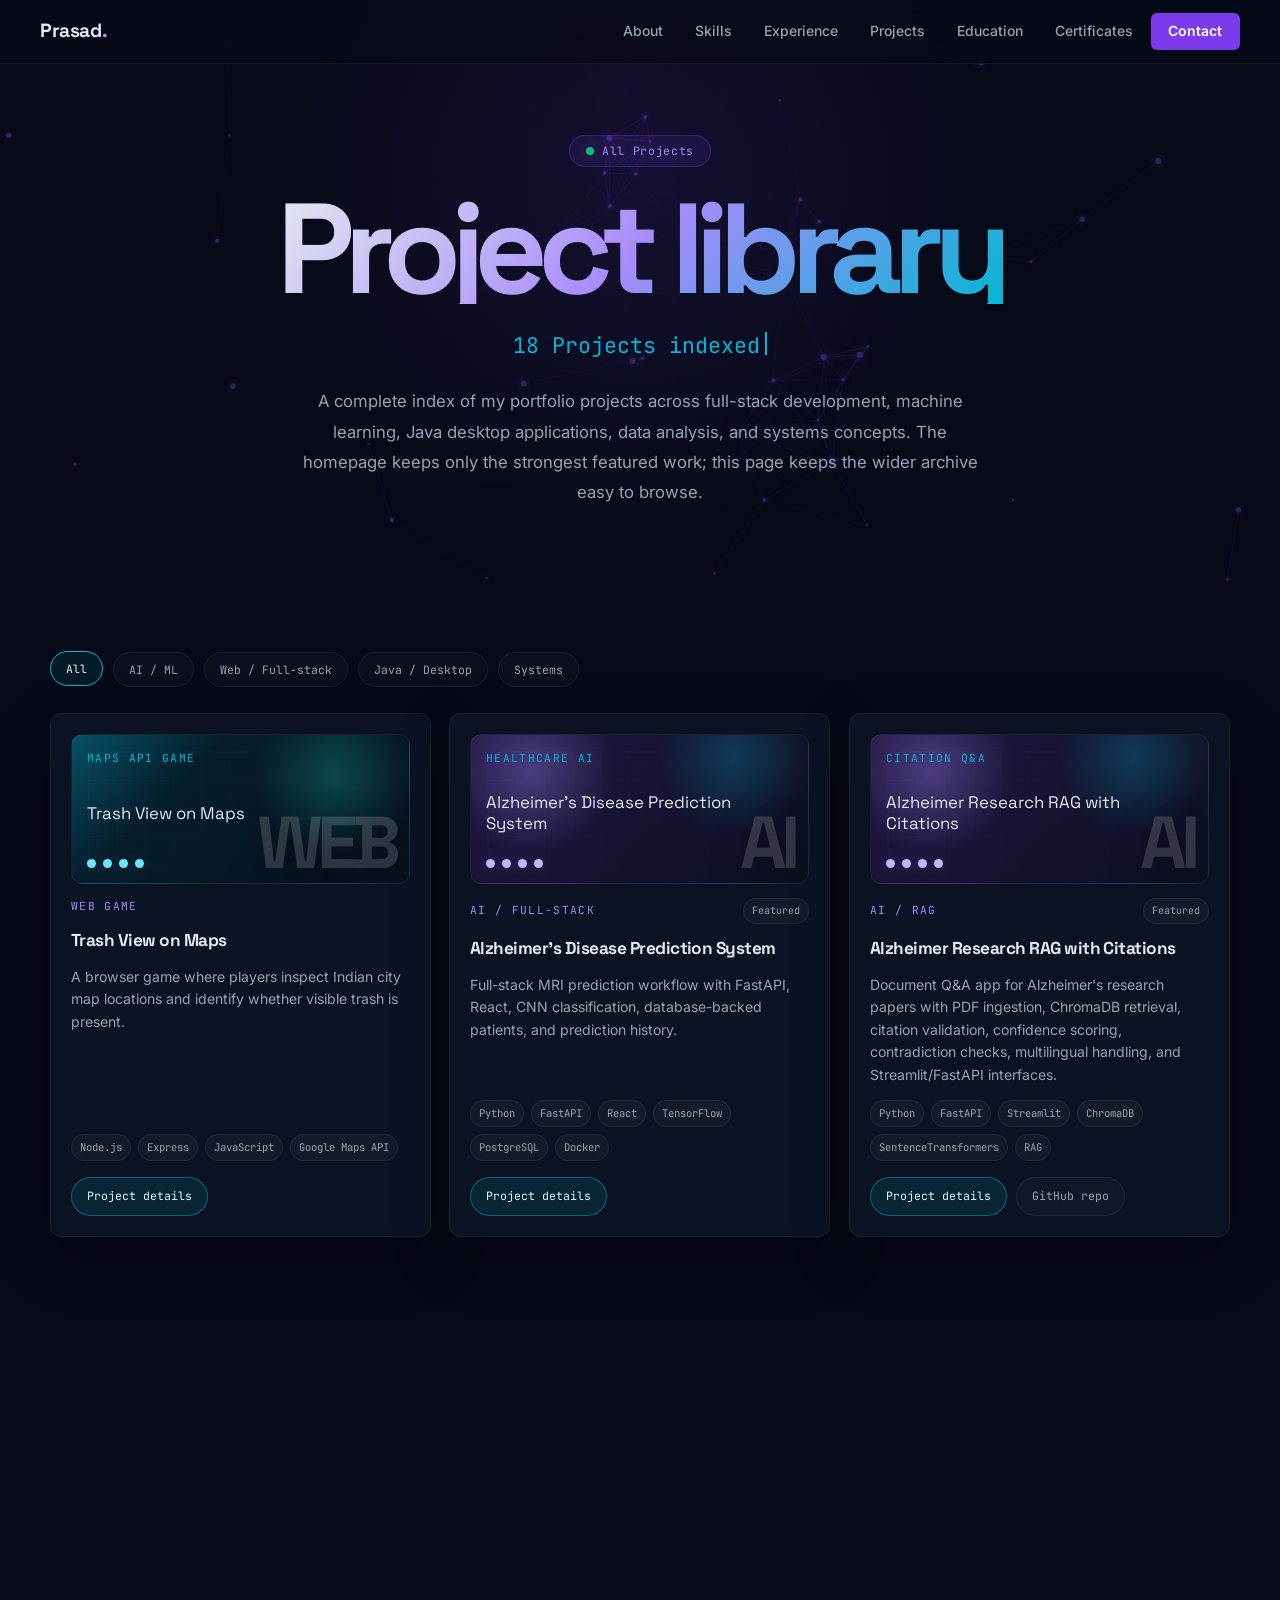
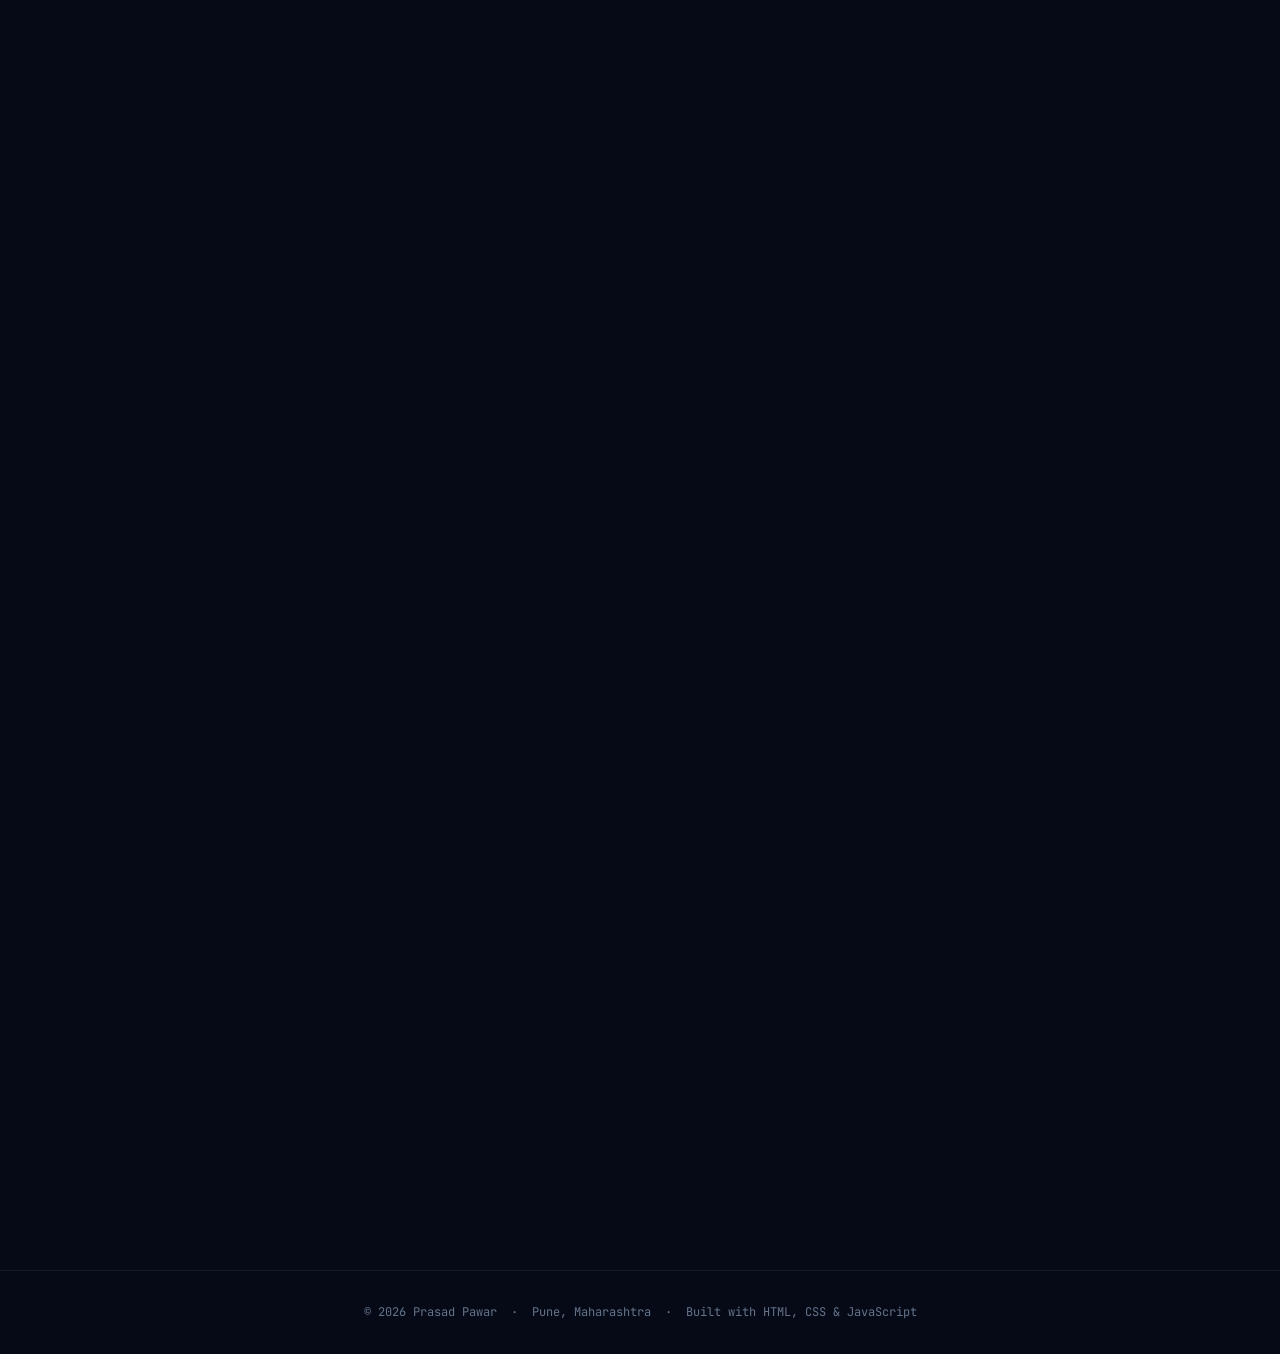
<file: projects.html>
<!DOCTYPE html>
<html lang="en">
<head>
  <meta charset="UTF-8">
  <meta name="viewport" content="width=device-width, initial-scale=1.0">
  <title>All Projects | Prasad Pawar</title>
  <link rel="preconnect" href="https://fonts.googleapis.com">
  <link rel="preconnect" href="https://fonts.gstatic.com" crossorigin>
  <link href="https://fonts.googleapis.com/css2?family=Space+Grotesk:wght@400;500;600;700&family=Inter:wght@300;400;500;600&family=JetBrains+Mono:wght@400;500&display=swap" rel="stylesheet">
  <style>
    *, *::before, *::after { box-sizing: border-box; margin: 0; padding: 0; }

    :root {
      --bg: #060A17;
      --bg-card: #0D1525;
      --bg-card-hover: #121e35;
      --border: rgba(124,58,237,0.25);
      --border-subtle: rgba(255,255,255,0.06);
      --panel: var(--bg-card);
      --panel-2: var(--bg-card-hover);
      --line: var(--border-subtle);
      --line-strong: var(--border);
      --text: #e2e8f0;
      --muted: #64748b;
      --muted-light: #94a3b8;
      --quiet: #64748b;
      --primary: #7c3aed;
      --primary-light: #a78bfa;
      --primary-glow: rgba(124,58,237,0.35);
      --secondary: #06b6d4;
      --secondary-glow: rgba(6,182,212,0.3);
      --accent: #10b981;
      --accent-glow: rgba(16,185,129,0.3);
      --orange: #f59e0b;
      --font-display: "Space Grotesk", system-ui, sans-serif;
      --font-body: "Inter", system-ui, sans-serif;
      --font-mono: "JetBrains Mono", monospace;
      --font-d: var(--font-display);
      --font-b: var(--font-body);
      --font-m: var(--font-mono);
      --r: 12px;
      --r-sm: 6px;
      --tr: 0.3s cubic-bezier(0.4,0,0.2,1);
      --radius: var(--r);
      --speed: var(--tr);
    }

    body {
      min-height: 100vh;
      font-family: var(--font-body);
      color: var(--text);
      background: var(--bg);
      line-height: 1.6;
      overflow-x: hidden;
      position: relative;
    }

    body::before {
      content: "";
      position: fixed;
      inset: 0;
      pointer-events: none;
      background:
        radial-gradient(circle at 16% 8%, rgba(124,58,237,.22), transparent 30rem),
        radial-gradient(circle at 86% 8%, rgba(6,182,212,.16), transparent 28rem),
        radial-gradient(circle at 50% 80%, rgba(16,185,129,.1), transparent 34rem),
        linear-gradient(180deg, rgba(8,17,31,.34), transparent 52%);
    }

    a { color: inherit; }

    .page {
      width: min(1180px, calc(100% - 32px));
      margin: 0 auto;
      padding: 112px 0 70px;
      position: relative;
      z-index: 1;
    }

    .site-nav {
      position: fixed;
      top: 0;
      left: 0;
      right: 0;
      z-index: 100;
      height: 64px;
      padding: 0 2.5rem;
      display: flex;
      align-items: center;
      justify-content: space-between;
      background: rgba(6,10,23,0.85);
      backdrop-filter: blur(20px);
      border-bottom: 1px solid var(--border-subtle);
    }

    .nav-logo {
      font-family: var(--font-display);
      font-weight: 700;
      font-size: 1.2rem;
      color: var(--text);
      text-decoration: none;
    }

    .nav-logo span { color: var(--primary-light); }

    .site-links {
      display: flex;
      align-items: center;
      gap: .25rem;
      min-width: 0;
    }

    .site-links a {
      font-size: .875rem;
      font-weight: 500;
      color: var(--muted-light);
      text-decoration: none;
      padding: .4rem .875rem;
      border-radius: var(--r-sm);
      transition: color var(--tr), background var(--tr), transform var(--tr);
    }

    .site-links a:hover,
    .site-links a.active {
      color: var(--text);
      background: rgba(255,255,255,0.05);
    }

    .site-links .site-cta {
      background: var(--primary);
      color: #fff;
      padding: .45rem 1.1rem;
      font-weight: 600;
    }

    .topbar {
      display: flex;
      justify-content: space-between;
      align-items: center;
      gap: 16px;
      margin-bottom: 52px;
    }

    .brand {
      font-family: var(--font-display);
      font-weight: 700;
      letter-spacing: -.02em;
    }

    .nav-actions {
      display: flex;
      flex-wrap: wrap;
      gap: 10px;
      justify-content: flex-end;
    }

    .nav-link,
    .detail-link {
      display: inline-flex;
      align-items: center;
      justify-content: center;
      border: 1px solid var(--line);
      border-radius: 999px;
      padding: 9px 15px;
      color: var(--muted);
      text-decoration: none;
      font-family: var(--font-mono);
      font-size: .72rem;
      transition: color var(--speed), border-color var(--speed), background var(--speed), transform var(--speed);
    }

    .nav-link:hover,
    .detail-link:hover {
      color: var(--text);
      border-color: var(--secondary);
      background: rgba(6,182,212,.09);
      transform: translateY(-1px);
    }

    .hero {
      display: grid;
      grid-template-columns: minmax(0, 1.2fr) minmax(280px, .8fr);
      gap: 26px;
      align-items: stretch;
      margin-bottom: 34px;
    }

    .hero-card,
    .score-card,
    .project-card {
      border: 1px solid var(--line);
      background: rgba(13,21,37,.86);
      box-shadow: 0 20px 60px rgba(0,0,0,.24);
      backdrop-filter: blur(18px);
      border-radius: var(--radius);
    }

    .hero-card {
      padding: clamp(26px, 5vw, 54px);
      overflow: hidden;
      position: relative;
    }

    .hero-card::after {
      content: "";
      position: absolute;
      inset: auto -10% -38% 26%;
      height: 180px;
      background: linear-gradient(90deg, rgba(6,182,212,.18), rgba(16,185,129,.16));
      filter: blur(35px);
      transform: rotate(-8deg);
    }

    .eyebrow {
      font-family: var(--font-mono);
      font-size: .72rem;
      letter-spacing: .14em;
      text-transform: uppercase;
      color: var(--secondary);
      margin-bottom: 12px;
    }

    h1 {
      font-family: var(--font-display);
      font-size: clamp(2.4rem, 7vw, 5.5rem);
      line-height: .95;
      letter-spacing: -.055em;
      max-width: 760px;
      margin-bottom: 18px;
    }

    .hero-copy {
      position: relative;
      z-index: 1;
      max-width: 760px;
      color: var(--muted);
      font-size: 1.02rem;
    }

    .score-card {
      padding: 24px;
      display: grid;
      align-content: center;
      gap: 16px;
    }

    .score-item {
      display: grid;
      gap: 4px;
      padding: 16px;
      border: 1px solid var(--line);
      border-radius: 14px;
      background: rgba(255,255,255,.025);
    }

    .score-number {
      font-family: var(--font-display);
      font-size: 2rem;
      color: var(--primary-light);
    }

    .score-label {
      font-family: var(--font-mono);
      font-size: .7rem;
      color: var(--quiet);
      text-transform: uppercase;
      letter-spacing: .12em;
    }

    .filters {
      display: flex;
      flex-wrap: wrap;
      gap: 10px;
      margin: 26px 0;
    }

    .filter-btn {
      border: 1px solid var(--line);
      background: rgba(255,255,255,.025);
      color: var(--muted);
      border-radius: 999px;
      padding: 9px 16px;
      cursor: pointer;
      font-family: var(--font-mono);
      font-size: .72rem;
      transition: color var(--speed), border-color var(--speed), background var(--speed);
    }

    .filter-btn:hover,
    .filter-btn.active {
      color: #fff;
      border-color: var(--primary);
      background: rgba(124,58,237,.26);
    }

    .grid {
      display: grid;
      grid-template-columns: repeat(auto-fit, minmax(290px, 1fr));
      gap: 18px;
    }

    .project-card {
      min-height: 100%;
      padding: 20px;
      display: flex;
      flex-direction: column;
      gap: 14px;
      transition: transform var(--speed), border-color var(--speed), box-shadow var(--speed);
    }

    .project-card:hover {
      transform: translateY(-4px);
      border-color: var(--line-strong);
      box-shadow: 0 22px 65px rgba(0,0,0,.34);
    }

    .project-card.hidden { display: none; }

    .preview {
      min-height: 150px;
      border-radius: 14px;
      border: 1px solid var(--line);
      padding: 15px;
      background:
        radial-gradient(circle at 16% 20%, rgba(6,182,212,.28), transparent 32%),
        radial-gradient(circle at 90% 16%, rgba(124,58,237,.28), transparent 30%),
        linear-gradient(135deg, rgba(15,23,42,.95), rgba(17,24,39,.78));
      display: flex;
      flex-direction: column;
      justify-content: space-between;
      overflow: hidden;
      position: relative;
    }

    .preview.theme-ai {
      background:
        radial-gradient(circle at 18% 24%, rgba(167,139,250,.34), transparent 28%),
        radial-gradient(circle at 78% 16%, rgba(6,182,212,.24), transparent 26%),
        linear-gradient(135deg, rgba(34,22,71,.96), rgba(11,17,32,.88));
    }

    .preview.theme-web {
      background:
        linear-gradient(135deg, rgba(6,182,212,.32), transparent 32%),
        radial-gradient(circle at 78% 28%, rgba(20,184,166,.3), transparent 28%),
        linear-gradient(140deg, rgba(4,35,50,.96), rgba(10,17,31,.9));
    }

    .preview.theme-java {
      background:
        radial-gradient(circle at 18% 78%, rgba(16,185,129,.3), transparent 30%),
        linear-gradient(120deg, rgba(245,158,11,.24), transparent 34%),
        linear-gradient(135deg, rgba(11,38,32,.96), rgba(12,18,30,.9));
    }

    .preview.theme-data {
      background:
        radial-gradient(circle at 20% 20%, rgba(59,130,246,.32), transparent 28%),
        linear-gradient(145deg, rgba(14,165,233,.24), transparent 36%),
        linear-gradient(135deg, rgba(9,25,54,.96), rgba(12,18,30,.9));
    }

    .preview.theme-systems {
      background:
        radial-gradient(circle at 82% 20%, rgba(245,158,11,.3), transparent 26%),
        linear-gradient(135deg, rgba(148,65,12,.18), transparent 34%),
        linear-gradient(135deg, rgba(38,28,17,.96), rgba(12,18,30,.9));
    }

    .preview::after {
      content: "";
      position: absolute;
      inset: 16px;
      border-radius: 18px;
      border: 1px solid rgba(255,255,255,.08);
      background-image:
        linear-gradient(rgba(255,255,255,.07) 1px, transparent 1px),
        linear-gradient(90deg, rgba(255,255,255,.07) 1px, transparent 1px);
      background-size: 28px 28px;
      opacity: .32;
      mask-image: linear-gradient(135deg, #000, transparent 72%);
    }

    .preview-label,
    .category {
      font-family: var(--font-mono);
      font-size: .65rem;
      letter-spacing: .12em;
      text-transform: uppercase;
    }

    .preview-label {
      color: var(--secondary);
      position: relative;
      z-index: 1;
    }

    .preview-mark {
      position: absolute;
      right: 14px;
      bottom: 8px;
      z-index: 1;
      font-family: var(--font-display);
      font-size: clamp(2.2rem, 7vw, 4.6rem);
      font-weight: 700;
      line-height: .85;
      letter-spacing: -.08em;
      color: rgba(255,255,255,.16);
      text-shadow: 0 10px 35px rgba(0,0,0,.35);
    }

    .preview-title {
      max-width: 16rem;
      font-family: var(--font-display);
      font-size: 1.05rem;
      line-height: 1.25;
      position: relative;
      z-index: 1;
    }

    .preview-dots {
      display: flex;
      gap: 7px;
      position: relative;
      z-index: 1;
    }

    .preview-dots span {
      display: block;
      width: 9px;
      height: 9px;
      border-radius: 999px;
      background: rgba(255,255,255,.42);
      box-shadow: 0 0 18px rgba(255,255,255,.18);
    }

    .preview.theme-ai .preview-dots span { background: #c4b5fd; }
    .preview.theme-web .preview-dots span { background: #67e8f9; }
    .preview.theme-java .preview-dots span { background: #86efac; }
    .preview.theme-data .preview-dots span { background: #93c5fd; }
    .preview.theme-systems .preview-dots span { background: #fcd34d; }

    .card-top {
      display: flex;
      align-items: center;
      justify-content: space-between;
      gap: 12px;
    }

    .category {
      color: var(--primary-light);
    }

    .featured-pill {
      border: 1px solid rgba(16,185,129,.32);
      background: rgba(16,185,129,.1);
      color: #6ee7b7;
      border-radius: 999px;
      padding: 4px 8px;
      font-family: var(--font-mono);
      font-size: .63rem;
    }

    h2 {
      font-family: var(--font-display);
      font-size: 1.08rem;
      line-height: 1.25;
    }

    .desc {
      color: var(--muted);
      font-size: .88rem;
      flex: 1;
    }

    .tech {
      display: flex;
      flex-wrap: wrap;
      gap: 7px;
    }

    .tag {
      border: 1px solid var(--line);
      background: rgba(255,255,255,.035);
      color: var(--muted);
      border-radius: 7px;
      padding: 4px 8px;
      font-family: var(--font-mono);
      font-size: .66rem;
    }

    .actions {
      display: flex;
      flex-wrap: wrap;
      gap: 9px;
      margin-top: 2px;
    }

    .detail-link.primary {
      color: #e0fbff;
      border-color: rgba(6,182,212,.45);
      background: rgba(6,182,212,.1);
    }

    .contact-footer {
      width: min(1180px, calc(100% - 32px));
      margin: 0 auto;
      padding: 26px 0 42px;
      text-align: center;
      position: relative;
      z-index: 1;
    }

    .footer-panel {
      border: 1px solid var(--line);
      border-radius: var(--radius);
      background: rgba(13,21,37,.86);
      box-shadow: 0 20px 60px rgba(0,0,0,.24);
      backdrop-filter: blur(18px);
      padding: clamp(24px, 4vw, 42px);
    }

    .footer-eyebrow {
      font-family: var(--font-mono);
      font-size: .72rem;
      letter-spacing: .14em;
      text-transform: uppercase;
      color: var(--secondary);
      margin-bottom: 8px;
    }

    .footer-title {
      font-family: var(--font-display);
      font-size: clamp(1.8rem, 4vw, 3rem);
      line-height: 1;
      letter-spacing: -.055em;
      margin-bottom: 12px;
    }

    .footer-copy {
      max-width: 620px;
      margin: 0 auto 20px;
      color: var(--muted-light);
    }

    .footer-links {
      display: flex;
      flex-wrap: wrap;
      justify-content: center;
      gap: 10px;
    }

    .footer-link {
      display: inline-flex;
      align-items: center;
      justify-content: center;
      border: 1px solid var(--line);
      border-radius: 999px;
      padding: 9px 15px;
      color: var(--muted-light);
      text-decoration: none;
      font-family: var(--font-mono);
      font-size: .72rem;
      transition: color var(--speed), border-color var(--speed), background var(--speed), transform var(--speed);
    }

    .footer-link:hover {
      color: var(--text);
      border-color: var(--secondary);
      background: rgba(6,182,212,.09);
      transform: translateY(-1px);
    }

    .footer-note {
      margin-top: 20px;
      color: var(--quiet);
      font-family: var(--font-mono);
      font-size: .68rem;
    }

    @media (max-width: 820px) {
      .hero { grid-template-columns: 1fr; }
      .site-nav { padding: 0 1.25rem; }
      .site-links {
        gap: .1rem;
        overflow-x: auto;
        justify-content: flex-start;
      }
      .site-links a {
        white-space: nowrap;
        padding: .35rem .65rem;
        font-size: .78rem;
      }
    }
  </style>
  <link rel="stylesheet" href="portfolio-assets/site.css">
</head>
<body>
  <nav class="site-nav" aria-label="Portfolio navigation">
    <a class="nav-logo" href="index.html">Prasad<span>.</span></a>
    <div class="site-links">
      <a href="index.html#about">About</a>
      <a href="index.html#skills">Skills</a>
      <a href="index.html#experience">Experience</a>
      <a href="index.html#projects">Projects</a>
      <a href="index.html#education">Education</a>
      <a href="index.html#certifications">Certificates</a>
      <a href="#contact" class="site-cta">Contact</a>
    </div>
  </nav>

  <section class="profile-hero" aria-label="All projects introduction" data-phrases="18 Projects indexed|3 Featured on homepage|4 Core skill tracks">
    <canvas class="profile-neural-canvas" aria-hidden="true"></canvas>
    <div class="hero-content">
      <div class="hero-badge"><span class="dot"></span>All Projects</div>
      <h1 class="hero-name">Project library</h1>
      <p class="hero-role"><span class="page-typewriter"></span><span class="cursor"></span></p>
      <p class="hero-desc">
        A complete index of my portfolio projects across full-stack development, machine learning,
        Java desktop applications, data analysis, and systems concepts. The homepage keeps only the
        strongest featured work; this page keeps the wider archive easy to browse.
      </p>
    </div>
  </section>

  <main class="page page-after-profile">
    <div class="filters fi" aria-label="Project filters">
      <button class="filter-btn active" data-filter="all">All</button>
      <button class="filter-btn" data-filter="ai">AI / ML</button>
      <button class="filter-btn" data-filter="web">Web / Full-stack</button>
      <button class="filter-btn" data-filter="java">Java / Desktop</button>
      <button class="filter-btn" data-filter="systems">Systems</button>
    </div>

    <section class="grid" id="projectGrid" aria-label="All projects"></section>
  </main>

  <div class="section-wrap" id="contact" style="padding-top: 0; text-align: center;">
    <p class="section-eyebrow fi" style="justify-content: center; display: flex;">Contact</p>
    <h2 class="section-title fi">Let's Connect</h2>
    <div class="section-bar fi" style="margin: 0.875rem auto 2rem;"></div>

    <p class="contact-desc fi">
      I'm actively looking for opportunities in AI, ML, and software engineering.
      Whether it's a job, collaboration, or project discussion, my inbox is open.
    </p>

    <div class="contact-links fi">
      <a href="mailto:psprasad567@gmail.com" class="clink">
        <svg viewBox="0 0 24 24" fill="none" stroke="currentColor" stroke-width="2"><rect x="2" y="4" width="20" height="16" rx="2"/><path d="m22 7-8.97 5.7a1.94 1.94 0 0 1-2.06 0L2 7"/></svg>
        psprasad567@gmail.com
      </a>
      <a href="https://linkedin.com/in/prasad-pawar-067bb7250" target="_blank" rel="noopener" class="clink">
        <svg viewBox="0 0 24 24" fill="currentColor" width="18" height="18"><path d="M16 8a6 6 0 0 1 6 6v7h-4v-7a2 2 0 0 0-2-2 2 2 0 0 0-2 2v7h-4v-7a6 6 0 0 1 6-6zM2 9h4v12H2z"/><circle cx="4" cy="4" r="2"/></svg>
        LinkedIn
      </a>
      <a href="https://github.com/PrasadPawarZ" target="_blank" rel="noopener" class="clink">
        <svg viewBox="0 0 24 24" fill="currentColor"><path d="M12 0C5.37 0 0 5.37 0 12c0 5.31 3.435 9.795 8.205 11.385.6.105.825-.255.825-.57 0-.285-.015-1.23-.015-2.235-3.015.555-3.795-.735-4.035-1.41-.135-.345-.72-1.41-1.23-1.695-.42-.225-1.02-.78-.015-.795.945-.015 1.62.87 1.845 1.23 1.08 1.815 2.805 1.305 3.495.99.105-.78.42-1.305.765-1.605-2.67-.3-5.46-1.335-5.46-5.925 0-1.305.465-2.385 1.23-3.225-.12-.3-.54-1.53.12-3.18 0 0 1.005-.315 3.3 1.23.96-.27 1.98-.405 3-.405s2.04.135 3 .405c2.295-1.56 3.3-1.23 3.3-1.23.66 1.65.24 2.88.12 3.18.765.84 1.23 1.905 1.23 3.225 0 4.605-2.805 5.625-5.475 5.925.435.375.81 1.095.81 2.22 0 1.605-.015 2.895-.015 3.3 0 .315.225.69.825.57A12.02 12.02 0 0 0 24 12c0-6.63-5.37-12-12-12Z"/></svg>
        GitHub
      </a>
      <a href="tel:+917620642706" class="clink">
        <svg viewBox="0 0 24 24" fill="none" stroke="currentColor" stroke-width="2"><path d="M22 16.92v3a2 2 0 0 1-2.18 2 19.79 19.79 0 0 1-8.63-3.07A19.5 19.5 0 0 1 4.69 12 19.79 19.79 0 0 1 1.61 3.41 2 2 0 0 1 3.6 1.22h3a2 2 0 0 1 2 1.72c.127.96.361 1.903.7 2.81a2 2 0 0 1-.45 2.11L7.91 8.78A16 16 0 0 0 12 13.86l.87-.87a2 2 0 0 1 2.11-.45c.907.339 1.85.573 2.81.7A2 2 0 0 1 19.73 15l.19 1.92z"/></svg>
        +91 7620642706
      </a>
    </div>
  </div>

  <footer>
    &copy; 2026 Prasad Pawar &nbsp;&middot;&nbsp; Pune, Maharashtra &nbsp;&middot;&nbsp; Built with HTML, CSS & JavaScript
  </footer>

  <script src="portfolio-assets/page-effects.js"></script>
  <script>
    const projects = [
      {
        id: "trash-view-on-maps",
        title: "Trash View on Maps",
        category: "Web Game",
        track: "web",
        visual: "Maps API Game",
        repo: "",
        desc: "A browser game where players inspect Indian city map locations and identify whether visible trash is present.",
        tech: ["Node.js", "Express", "JavaScript", "Google Maps API"]
      },
      {
        id: "alzheimers-disease-prediction",
        title: "Alzheimer's Disease Prediction System",
        category: "AI / Full-stack",
        track: "ai",
        featured: true,
        visual: "Healthcare AI",
        repo: "",
        desc: "Full-stack MRI prediction workflow with FastAPI, React, CNN classification, database-backed patients, and prediction history.",
        tech: ["Python", "FastAPI", "React", "TensorFlow", "PostgreSQL", "Docker"]
      },
      {
        id: "alzheimer-research-rag",
        title: "Alzheimer Research RAG with Citations",
        category: "AI / RAG",
        track: "ai",
        featured: true,
        visual: "Citation Q&A",
        repo: "https://github.com/PrasadPawarZ/potens-intern-aiml-prasad-pawar",
        desc: "Document Q&A app for Alzheimer's research papers with PDF ingestion, ChromaDB retrieval, citation validation, confidence scoring, contradiction checks, multilingual handling, and Streamlit/FastAPI interfaces.",
        tech: ["Python", "FastAPI", "Streamlit", "ChromaDB", "SentenceTransformers", "RAG"]
      },
      {
        id: "diabetes-prediction",
        title: "Diabetes Prediction",
        category: "AI / ML Notebook",
        track: "ai",
        visual: "Classification",
        repo: "https://github.com/PrasadPawarZ/Diabetes-Prediction-Project",
        desc: "Healthcare classification notebook with preprocessing, feature engineering, algorithm comparison, and evaluation metrics.",
        tech: ["Python", "Scikit-learn", "Pandas", "NumPy", "Jupyter"]
      },
      {
        id: "mental-health-prediction",
        title: "Mental Health Treatment Prediction",
        category: "AI / ML Web App",
        track: "ai",
        visual: "Flask ML App",
        repo: "",
        desc: "Flask and scikit-learn web app using workplace mental-health survey inputs, model comparison, and prediction review outputs.",
        tech: ["Python", "Flask", "Scikit-learn", "Pandas", "NumPy"]
      },
      {
        id: "survival-chances-accident",
        title: "Survival Chances in Accident",
        category: "AI / ML Notebook",
        track: "ai",
        visual: "Prediction Notebook",
        repo: "https://github.com/PrasadPawarZ/Survival-Chances-in-an-Accident",
        desc: "Predictive notebook estimating accident survival probability from train/test CSV data and classification models.",
        tech: ["Python", "Pandas", "Scikit-learn", "Matplotlib"]
      },
      {
        id: "second-hand-car-price-prediction",
        title: "Second Hand Car Price Prediction",
        category: "AI / ML Notebook",
        track: "ai",
        visual: "Regression",
        repo: "https://github.com/PrasadPawarZ/Second-Hand-Car-Price-Prediction",
        desc: "Regression workflow for estimating used-car prices from mileage, age, brand, fuel type, and related vehicle features.",
        tech: ["Python", "Pandas", "NumPy", "Scikit-learn"]
      },
      {
        id: "credit-card-fraud-detection",
        title: "Credit Card Fraud Detection",
        category: "AI / ML Notebook",
        track: "ai",
        visual: "Fraud Detection",
        repo: "https://github.com/PrasadPawarZ/Credit-Card-Fraud-Detection",
        desc: "Imbalanced classification project using SMOTE, feature scaling, model comparison, confusion matrices, ROC/PR curves, and F1 analysis.",
        tech: ["Python", "Scikit-learn", "SMOTE", "Pandas", "Jupyter"]
      },
      {
        id: "olympic-data-eda",
        title: "Olympic Data EDA",
        category: "Data Analysis",
        track: "ai",
        visual: "EDA Notebook",
        repo: "https://github.com/PrasadPawarZ/Olympic-Data-EDA",
        desc: "Exploratory notebook studying Olympic participation, medals, athlete trends, and country-level performance patterns.",
        tech: ["Python", "Pandas", "Matplotlib", "Seaborn"]
      },
      {
        id: "visualizing-cnn-filters",
        title: "Visualizing Filters of a CNN",
        category: "Deep Learning",
        track: "ai",
        visual: "CNN Visuals",
        repo: "",
        desc: "CNN interpretability project focused on filters, activation maps, and visual explanations of learned features.",
        tech: ["Python", "TensorFlow", "Matplotlib", "NumPy"]
      },
      {
        id: "daily-diary",
        title: "Daily Diary",
        category: "Web App",
        track: "web",
        featured: true,
        visual: "Frontend App",
        repo: "https://github.com/PrasadPawarZ/Daily-Dairy",
        desc: "Responsive diary app for creating, editing, and browsing journal entries with a simple browser-first workflow.",
        tech: ["HTML5", "CSS3", "JavaScript", "Bootstrap"]
      },
      {
        id: "student-result-evaluation",
        title: "Excel Result Evaluation Add-in",
        category: "Excel Automation",
        track: "web",
        featured: true,
        visual: "Excel Reports",
        repo: "https://github.com/PrasadPawarZ/ResultHub-Excel-AddIn",
        desc: "Excel-based automation for academic result processing, course outcome reports, faculty analysis, student performance summaries, and departmental review metrics.",
        tech: ["Python", "Excel", "Pandas", "Reporting"]
      },
      {
        id: "car-rental-system",
        title: "Car Rental System",
        category: "Java Desktop",
        track: "java",
        visual: "Java Swing App",
        repo: "https://github.com/PrasadPawarZ/ajp-car",
        desc: "Desktop rental-management app covering vehicles, availability, booking, return, search, billing, and Access database storage.",
        tech: ["Java", "Swing", "Maven", "Microsoft Access", "OOP"]
      },
      {
        id: "train-reservation-system",
        title: "Train Reservation System",
        category: "Java Desktop",
        track: "java",
        visual: "Reservation UI",
        repo: "https://github.com/PrasadPawarZ/Train_Reservation_System",
        desc: "Swing-based booking app for reservations, cancellations, PNR status checks, and train schedule browsing.",
        tech: ["Java", "Swing", "OOP"]
      },
      {
        id: "atm-interface",
        title: "ATM Interface",
        category: "Java Desktop",
        track: "java",
        visual: "ATM Flow",
        repo: "https://github.com/PrasadPawarZ/ATM_Interface",
        desc: "ATM simulation with PIN authentication, deposits, withdrawals, balance enquiry, and mini-statement workflows.",
        tech: ["Java", "Swing", "OOP"]
      },
      {
        id: "bank-management-system",
        title: "Blood Bank Management System",
        category: "Python / Django",
        track: "web",
        featured: true,
        visual: "Django App",
        repo: "",
        desc: "Django web application for managing donors, patients, donation requests, blood requests, and admin approval workflows.",
        tech: ["Python", "Django", "SQLite", "HTML/CSS"]
      },
      {
        id: "guess-the-number-game",
        title: "Guess the Number Game",
        category: "Java Game",
        track: "java",
        visual: "Game UI",
        repo: "https://github.com/PrasadPawarZ/Guess_No_Game",
        desc: "Number guessing game with difficulty settings, score tracking, hints, and simple desktop interaction flow.",
        tech: ["Java", "Swing"]
      },
      {
        id: "rsa-key-pair-generation",
        title: "Cryptographic Key Pair Generation (RSA)",
        category: "Systems",
        track: "systems",
        visual: "Security Algorithm",
        repo: "",
        desc: "Python implementation of RSA key-pair generation concepts using prime selection, modular arithmetic, and encryption basics.",
        tech: ["Python", "Cryptography", "Algorithms"]
      },
      {
        id: "hotel-management-system",
        title: "Hotel Management System",
        category: "C++ Systems",
        track: "systems",
        visual: "Console App",
        repo: "https://github.com/PrasadPawarZ/Hotel_Room_Booking",
        desc: "C++ hotel-management application for room booking, check-in, checkout, customer records, and billing.",
        tech: ["C++", "OOP", "Data Structures"]
      }
    ];

    const grid = document.getElementById("projectGrid");

    function renderProjects(filter = "all") {
      grid.innerHTML = projects.map(project => {
        const hidden = filter !== "all" && project.track !== filter ? " hidden" : "";
        const theme = projectTheme(project);
        const mark = projectThemeMark(theme);
        const repo = project.repo
          ? `<a class="detail-link" href="${project.repo}" target="_blank" rel="noopener">GitHub repo</a>`
          : "";
        const tags = project.tech.map(item => `<span class="tag">${item}</span>`).join("");
        return `
          <article class="project-card fi${hidden}" data-track="${project.track}">
            <div class="preview theme-${theme}">
              <div class="preview-label">${project.visual}</div>
              <div class="preview-mark">${mark}</div>
              <div class="preview-title">${project.title}</div>
              <div class="preview-dots"><span></span><span></span><span></span><span></span></div>
            </div>
            <div class="card-top">
              <span class="category">${project.category}</span>
              ${project.featured ? `<span class="featured-pill">Featured</span>` : ""}
            </div>
            <h2>${project.title}</h2>
            <p class="desc">${project.desc}</p>
            <div class="tech">${tags}</div>
            <div class="actions">
              <a class="detail-link primary" href="project-details.html?project=${project.id}">Project details</a>
              ${repo}
            </div>
          </article>
        `;
      }).join("");
    }

    function projectTheme(project) {
      const text = `${project.title} ${project.category} ${project.tech.join(" ")}`.toLowerCase();
      if (text.includes("olympic") || text.includes("result evaluation") || text.includes("excel result") || text.includes("data analysis")) return "data";
      if (project.track === "systems") return "systems";
      if (project.track === "java") return "java";
      if (project.track === "web") return "web";
      return "ai";
    }

    function projectThemeMark(theme) {
      return {
        ai: "AI",
        web: "WEB",
        java: "JAVA",
        data: "DATA",
        systems: "SYS"
      }[theme] || "LAB";
    }

    renderProjects();

    document.querySelectorAll(".filter-btn").forEach(button => {
      button.addEventListener("click", () => {
        document.querySelectorAll(".filter-btn").forEach(item => item.classList.remove("active"));
        button.classList.add("active");
        renderProjects(button.dataset.filter);
      });
    });
  </script>
</body>
</html>
</file>
<file: portfolio-assets/site.css>
/*
  Shared portfolio visual system.
  Extracted from the index page styling so every page uses the same colors,
  navigation treatment, cards, background atmosphere, and contact footer.
*/

*, *::before, *::after {
  box-sizing: border-box;
}

:root {
  --bg: #060A17;
  --bg-card: #0D1525;
  --bg-card-hover: #121e35;
  --border: rgba(124,58,237,0.25);
  --border-subtle: rgba(255,255,255,0.06);
  --primary: #7C3AED;
  --primary-light: #A78BFA;
  --primary-glow: rgba(124,58,237,0.35);
  --secondary: #06B6D4;
  --secondary-glow: rgba(6,182,212,0.3);
  --accent: #10B981;
  --accent-glow: rgba(16,185,129,0.3);
  --orange: #F59E0B;
  --gold: var(--orange);
  --text: #E2E8F0;
  --muted: #64748B;
  --muted-light: #94A3B8;
  --quiet: var(--muted);
  --soft: var(--muted-light);
  --line: var(--border-subtle);
  --line-strong: var(--border);
  --panel: var(--bg-card);
  --panel-2: var(--bg-card-hover);
  --cyan: var(--secondary);
  --green: var(--accent);
  --violet: var(--primary-light);
  --font-d: 'Space Grotesk', system-ui, sans-serif;
  --font-b: 'Inter', system-ui, sans-serif;
  --font-m: 'JetBrains Mono', monospace;
  --font-display: var(--font-d);
  --font-body: var(--font-b);
  --font-mono: var(--font-m);
  --display: var(--font-d);
  --mono: var(--font-m);
  --r: 12px;
  --r-sm: 6px;
  --radius: var(--r);
  --tr: 0.3s cubic-bezier(0.4,0,0.2,1);
  --speed: var(--tr);
}

html {
  scroll-behavior: smooth;
  background: var(--bg);
}

body {
  min-height: 100vh;
  margin: 0;
  font-family: var(--font-b);
  color: var(--text);
  line-height: 1.6;
  overflow-x: hidden;
  background: var(--bg) !important;
}

body::before {
  content: none !important;
  display: none !important;
}

a {
  color: inherit;
}

::-webkit-scrollbar { width: 4px; }
::-webkit-scrollbar-track { background: var(--bg); }
::-webkit-scrollbar-thumb { background: var(--primary); border-radius: 2px; }

.section-wrap,
#certifications,
#contact {
  scroll-margin-top: 88px;
}

.section-wrap {
  padding: 6rem 2rem;
  max-width: 1100px;
  margin: 0 auto;
}

.section-eyebrow {
  font-family: var(--font-m);
  font-size: 0.72rem;
  color: var(--primary-light);
  letter-spacing: 0.15em;
  text-transform: uppercase;
  margin-bottom: 0.625rem;
}

.section-title {
  font-family: var(--font-d);
  font-size: clamp(1.75rem, 4vw, 2.5rem);
  font-weight: 700;
  color: var(--text);
  margin-bottom: 0.875rem;
  line-height: 1.1;
}

.section-bar {
  width: 56px;
  height: 3px;
  background: linear-gradient(to right, var(--primary), var(--secondary));
  border-radius: 2px;
  margin-bottom: 3rem;
}

/* Shared navigation: supports index.html and secondary pages. */
#navbar,
.site-nav {
  position: fixed;
  top: 0;
  left: 0;
  right: 0;
  z-index: 100;
  height: 64px;
  padding: 0 2.5rem;
  display: flex;
  align-items: center;
  justify-content: space-between;
  background: rgba(6,10,23,0.85) !important;
  backdrop-filter: blur(20px);
  border-bottom: 1px solid var(--border-subtle);
}

#navbar .nav-logo,
.site-nav .nav-logo {
  font-family: var(--font-d);
  font-size: 1.2rem;
  font-weight: 700;
  color: var(--text);
  text-decoration: none;
  letter-spacing: -0.02em;
}

#navbar .nav-logo span,
.site-nav .nav-logo span {
  color: var(--primary-light);
}

#navbar .nav-links,
.site-nav .site-links {
  display: flex;
  align-items: center;
  gap: 0.25rem;
  min-width: 0;
  list-style: none;
}

#navbar .nav-links a,
.site-nav .site-links a {
  display: inline-flex;
  align-items: center;
  justify-content: center;
  color: var(--muted-light);
  text-decoration: none;
  padding: 0.4rem 0.875rem;
  border-radius: var(--r-sm);
  font-size: 0.875rem;
  font-weight: 500;
  transition: color var(--tr), background var(--tr), transform var(--tr);
}

#navbar .nav-links a:hover,
.site-nav .site-links a:hover,
.site-nav .site-links a.active {
  color: var(--text);
  background: rgba(255,255,255,0.05);
}

#navbar .nav-cta,
.site-nav .site-cta {
  background: var(--primary) !important;
  color: #fff !important;
  padding: 0.45rem 1.1rem !important;
  border-radius: var(--r-sm) !important;
  font-weight: 600 !important;
}

#navbar .nav-cta:hover,
.site-nav .site-cta:hover {
  background: var(--primary-light) !important;
}

.hamburger {
  display: none;
  flex-direction: column;
  gap: 5px;
  background: none;
  border: none;
  cursor: pointer;
  padding: 4px;
}

.hamburger span {
  display: block;
  width: 24px;
  height: 2px;
  background: var(--text);
  border-radius: 2px;
  transition: var(--tr);
}

/* Shared profile hero for secondary pages, matching index.html. */
.profile-hero {
  position: relative;
  min-height: 66vh;
  display: flex;
  align-items: center;
  justify-content: center;
  overflow: hidden;
  padding: 7rem 2rem 4rem;
  text-align: center;
}

.profile-neural-canvas {
  position: absolute;
  inset: 0;
  width: 100%;
  height: 100%;
  opacity: 0.42;
  pointer-events: none;
}

.profile-hero::before {
  content: "";
  position: absolute;
  top: 30%;
  left: 50%;
  width: 700px;
  height: 700px;
  transform: translate(-50%, -50%);
  background: radial-gradient(circle, rgba(124,58,237,0.12) 0%, transparent 70%);
  pointer-events: none;
}

.profile-hero::after {
  content: "";
  position: absolute;
  inset: 0;
  opacity: 0.25;
  background-image:
    linear-gradient(rgba(255,255,255,0.035) 1px, transparent 1px),
    linear-gradient(90deg, rgba(255,255,255,0.035) 1px, transparent 1px);
  background-size: 48px 48px;
  mask-image: radial-gradient(circle at center, #000 0%, transparent 72%);
  pointer-events: none;
}

.profile-hero .hero-content {
  position: relative;
  z-index: 1;
  max-width: 820px;
}

.profile-hero .hero-badge {
  display: inline-flex;
  align-items: center;
  gap: 0.5rem;
  margin-bottom: 1.75rem;
  padding: 0.375rem 1rem;
  background: rgba(124,58,237,0.12);
  border: 1px solid rgba(124,58,237,0.3);
  border-radius: 100px;
  color: var(--primary-light);
  font-family: var(--font-m);
  font-size: 0.72rem;
  letter-spacing: 0.06em;
}

.profile-hero .hero-badge .dot {
  width: 8px;
  height: 8px;
  border-radius: 50%;
  background: var(--accent);
  box-shadow: 0 0 12px var(--accent-glow);
}

.profile-hero .hero-name {
  margin: 0;
  font-family: var(--font-d);
  font-size: clamp(3.5rem, 10vw, 8rem);
  font-weight: 700;
  line-height: 0.85;
  letter-spacing: -0.08em;
  background: linear-gradient(135deg, var(--text) 0%, var(--primary-light) 50%, var(--secondary) 100%);
  -webkit-background-clip: text;
  background-clip: text;
  -webkit-text-fill-color: transparent;
}

.profile-hero .hero-role {
  min-height: 1.5em;
  margin: 1.5rem 0 0;
  color: var(--secondary);
  font-family: var(--font-m);
  font-size: clamp(1rem, 2.5vw, 1.35rem);
}

.profile-hero .cursor {
  display: inline-block;
  width: 2px;
  height: 1.08em;
  margin-left: 0.35rem;
  vertical-align: -0.12em;
  background: var(--secondary);
  animation: profileBlink 1s step-end infinite;
}

.profile-hero .hero-desc {
  max-width: 680px;
  margin: 1.5rem auto 0;
  color: var(--muted-light);
  font-size: 1.05rem;
  line-height: 1.8;
}

@keyframes profileBlink {
  50% { opacity: 0; }
}

/* Secondary page shell */
main.page {
  width: min(1180px, calc(100% - 32px));
  margin: 0 auto;
  padding: 112px 0 70px;
  position: relative;
  z-index: 1;
}

main.page.page-after-profile {
  padding-top: 2rem;
}

main.page .hero {
  display: grid;
  grid-template-columns: minmax(0, 1.2fr) minmax(280px, .8fr);
  gap: 26px;
  align-items: stretch;
  margin-bottom: 34px;
}

main.page .hero-card,
main.page .hero > .hero-copy,
main.page .hero-preview,
main.page .score-card,
main.page .project-card,
main.page .cert-card,
main.page .section-card,
.footer-panel {
  border: 1px solid var(--border-subtle) !important;
  background: rgba(13,21,37,0.86) !important;
  box-shadow: 0 20px 60px rgba(0,0,0,0.24);
  backdrop-filter: blur(18px);
  border-radius: var(--r) !important;
}

main.page .hero-card,
main.page .hero > .hero-copy {
  padding: clamp(26px, 5vw, 54px);
  overflow: hidden;
  position: relative;
}

main.page .hero-card::after,
main.page .hero > .hero-copy::after {
  content: "";
  position: absolute;
  inset: auto -10% -38% 26%;
  height: 180px;
  background: linear-gradient(90deg, rgba(6,182,212,0.18), rgba(16,185,129,0.16));
  filter: blur(35px);
  transform: rotate(-8deg);
  pointer-events: none;
}

main.page .hero-card > *,
main.page .hero > .hero-copy > * {
  position: relative;
  z-index: 1;
}

main.page .eyebrow,
.footer-eyebrow {
  font-family: var(--font-m);
  font-size: 0.72rem;
  letter-spacing: 0.14em;
  text-transform: uppercase;
  color: var(--secondary);
}

main.page h1 {
  font-family: var(--font-d);
  font-size: clamp(2.4rem, 7vw, 5.5rem);
  line-height: .95;
  letter-spacing: -.055em;
  max-width: 760px;
  margin-bottom: 18px;
}

main.page h2,
.footer-title {
  font-family: var(--font-d);
  letter-spacing: -.03em;
}

main.page .hero-copy,
main.page .summary,
main.page .desc,
main.page .issuer,
.footer-copy {
  color: var(--muted-light) !important;
}

main.page .score-card {
  padding: 24px;
  display: grid;
  align-content: center;
  gap: 16px;
}

main.page .score-item {
  display: grid;
  gap: 4px;
  padding: 16px;
  border: 1px solid var(--border-subtle);
  border-radius: var(--r);
  background: rgba(255,255,255,0.025);
}

main.page .score-number {
  font-family: var(--font-d);
  font-size: 2rem;
  color: var(--primary-light);
}

main.page .score-label,
main.page .category,
main.page .preview-label,
main.page .visual-label {
  font-family: var(--font-m);
  font-size: .7rem;
  text-transform: uppercase;
  letter-spacing: .12em;
}

main.page .filters {
  display: flex;
  flex-wrap: wrap;
  gap: 10px;
  margin: 26px 0;
}

main.page .filter-btn,
main.page .detail-link,
main.page .card-link,
main.page .action,
.footer-link {
  display: inline-flex;
  align-items: center;
  justify-content: center;
  border: 1px solid var(--border-subtle);
  border-radius: 999px;
  padding: 9px 15px;
  color: var(--muted-light);
  background: rgba(255,255,255,0.025);
  text-decoration: none;
  font-family: var(--font-m);
  font-size: .72rem;
  transition: color var(--tr), border-color var(--tr), background var(--tr), transform var(--tr);
}

main.page .filter-btn:hover,
main.page .filter-btn.active,
main.page .detail-link:hover,
main.page .card-link:hover,
main.page .action:hover,
.footer-link:hover {
  color: var(--text);
  border-color: var(--secondary);
  background: rgba(6,182,212,0.09);
  transform: translateY(-1px);
}

main.page .detail-link.primary,
main.page .card-link.primary,
main.page .action {
  color: #e0fbff;
  border-color: rgba(6,182,212,0.45);
  background: rgba(6,182,212,0.10);
}

main.page .grid {
  display: grid;
  grid-template-columns: repeat(auto-fit, minmax(290px, 1fr));
  gap: 18px;
}

main.page .project-card,
main.page .cert-card,
main.page .section-card {
  transition: transform var(--tr), border-color var(--tr), box-shadow var(--tr);
}

main.page .project-card:hover,
main.page .cert-card:hover,
main.page .section-card:hover {
  transform: translateY(-4px);
  border-color: var(--border) !important;
  box-shadow: 0 22px 65px rgba(0,0,0,0.34);
}

main.page .tag,
main.page .chip,
main.page .pill,
main.page .featured-pill {
  border: 1px solid var(--border-subtle);
  background: rgba(255,255,255,0.035);
  color: var(--muted-light);
  border-radius: 999px;
  font-family: var(--font-m);
}

/* Match certificate cards with the index page certificate cards. */
main.page .cert-card {
  display: flex !important;
  flex-direction: column !important;
  align-items: stretch !important;
  gap: 0 !important;
  padding: 0 !important;
  overflow: hidden;
}

main.page .cert-card.hidden {
  display: none !important;
}

.fi {
  opacity: 0;
  transform: translateY(24px);
  transition: opacity 0.6s ease, transform 0.6s ease;
  will-change: opacity, transform;
}

.fi.vis {
  opacity: 1;
  transform: translateY(0);
}

@media (prefers-reduced-motion: reduce) {
  .fi {
    opacity: 1;
    transform: none;
    transition: none;
  }
}

main.page .cert-thumb {
  width: 100%;
  aspect-ratio: 16 / 10;
  object-fit: cover;
  background: rgba(255,255,255,0.04);
  border-bottom: 1px solid var(--border-subtle);
}

main.page .cert-body {
  padding: 1.25rem !important;
}

main.page .cert-name {
  margin-bottom: 0.25rem;
  color: var(--text);
  font-family: var(--font-d);
  font-size: 0.95rem;
  font-weight: 600;
  line-height: 1.35;
}

main.page .cert-issuer {
  color: var(--primary-light);
  font-size: 0.8rem;
}

main.page .cert-desc {
  margin: 0.75rem 0 0;
  color: var(--muted-light);
  font-size: 0.86rem;
}

main.page .cert-link {
  display: inline-flex;
  margin-top: 0.875rem;
  color: var(--secondary);
  font-family: var(--font-m);
  font-size: 0.72rem;
  text-decoration: none;
}

main.page .cert-link:hover {
  color: var(--primary-light);
}

main.page .cert-meta {
  display: flex;
  flex-wrap: wrap;
  gap: 0.5rem;
  margin-top: 0.875rem;
}

main.page .cert-meta span {
  border: 1px solid var(--border-subtle);
  border-radius: 999px;
  padding: 0.25rem 0.55rem;
  color: var(--muted-light);
  background: rgba(255,255,255,0.035);
  font-family: var(--font-m);
  font-size: 0.62rem;
}

main.page .readme-source {
  border-color: rgba(6,182,212,0.25);
  background: rgba(6,182,212,0.05);
}

.preview,
.visual-panel {
  border: 1px solid var(--border-subtle) !important;
  border-radius: var(--r) !important;
  background:
    radial-gradient(circle at 18% 24%, rgba(167,139,250,0.34), transparent 28%),
    radial-gradient(circle at 78% 16%, rgba(6,182,212,0.24), transparent 26%),
    linear-gradient(135deg, rgba(34,22,71,0.96), rgba(11,17,32,0.88)) !important;
}

.preview.theme-web,
.visual-panel.theme-web {
  background:
    linear-gradient(135deg, rgba(6,182,212,0.32), transparent 32%),
    radial-gradient(circle at 78% 28%, rgba(20,184,166,0.30), transparent 28%),
    linear-gradient(140deg, rgba(4,35,50,0.96), rgba(10,17,31,0.90)) !important;
}

.preview.theme-java,
.visual-panel.theme-java {
  background:
    radial-gradient(circle at 18% 78%, rgba(16,185,129,0.30), transparent 30%),
    linear-gradient(120deg, rgba(245,158,11,0.24), transparent 34%),
    linear-gradient(135deg, rgba(11,38,32,0.96), rgba(12,18,30,0.90)) !important;
}

.preview.theme-data,
.visual-panel.theme-data {
  background:
    radial-gradient(circle at 20% 20%, rgba(59,130,246,0.32), transparent 28%),
    linear-gradient(145deg, rgba(14,165,233,0.24), transparent 36%),
    linear-gradient(135deg, rgba(9,25,54,0.96), rgba(12,18,30,0.90)) !important;
}

.preview.theme-systems,
.visual-panel.theme-systems {
  background:
    radial-gradient(circle at 82% 20%, rgba(245,158,11,0.30), transparent 26%),
    linear-gradient(135deg, rgba(148,65,12,0.18), transparent 34%),
    linear-gradient(135deg, rgba(38,28,17,0.96), rgba(12,18,30,0.90)) !important;
}

/* Shared contact and footer: same treatment as index.html. */
#contact {
  text-align: center;
}

.contact-desc {
  max-width: 500px;
  margin: 0 auto 2.5rem;
  color: var(--muted-light);
  font-size: 1.05rem;
  line-height: 1.75;
}

.contact-links {
  display: flex;
  flex-wrap: wrap;
  justify-content: center;
  gap: 1rem;
}

.clink {
  display: inline-flex;
  align-items: center;
  gap: 0.625rem;
  padding: 0.875rem 1.75rem;
  background: var(--bg-card);
  border: 1px solid var(--border-subtle);
  border-radius: var(--r);
  color: var(--text);
  text-decoration: none;
  font-size: 0.875rem;
  font-weight: 500;
  transition: border-color var(--tr), background var(--tr), transform var(--tr);
}

.clink:hover {
  border-color: var(--primary);
  background: rgba(124,58,237,0.1);
  transform: translateY(-2px);
}

.clink svg {
  width: 18px;
  height: 18px;
  flex-shrink: 0;
}

footer {
  border-top: 1px solid var(--border-subtle);
  padding: 2rem;
  text-align: center;
  color: var(--muted);
  font-family: var(--font-m);
  font-size: 0.75rem;
}

@media (max-width: 900px) {
  main.page .hero {
    grid-template-columns: 1fr;
  }
}

@media (max-width: 768px) {
  #navbar,
  .site-nav {
    padding: 0 1.25rem;
  }

  #navbar .nav-links {
    display: none;
  }

  .hamburger {
    display: flex;
  }

  #navbar.open .nav-links {
    display: flex;
    flex-direction: column;
    position: fixed;
    top: 64px;
    left: 0;
    right: 0;
    padding: 1.5rem;
    gap: 0.25rem;
    background: rgba(6,10,23,0.97);
    backdrop-filter: blur(20px);
    border-bottom: 1px solid var(--border-subtle);
  }

  .site-nav .site-links {
    gap: .1rem;
    overflow-x: auto;
    justify-content: flex-start;
  }

  .site-nav .site-links a {
    white-space: nowrap;
    padding: .35rem .65rem;
    font-size: .78rem;
  }

  .section-wrap {
    padding: 4rem 1.25rem;
  }
}
</file>
